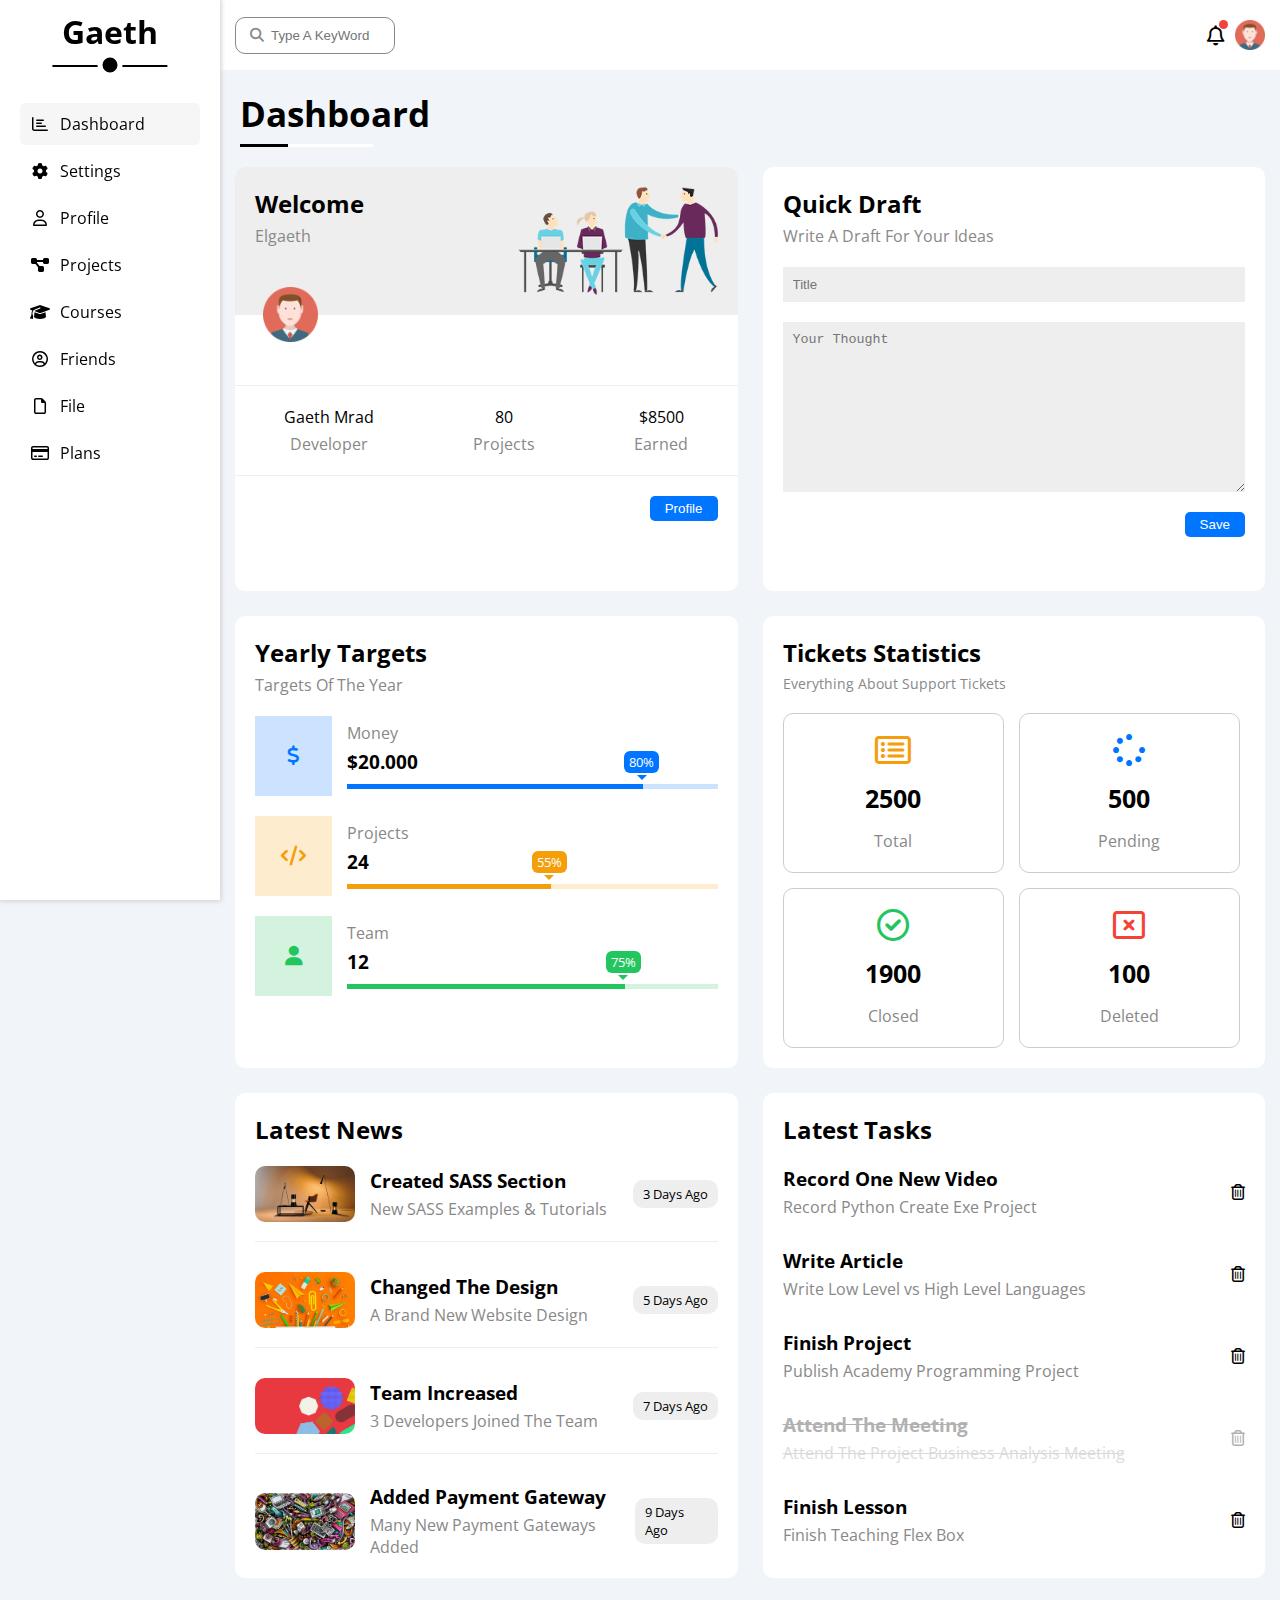
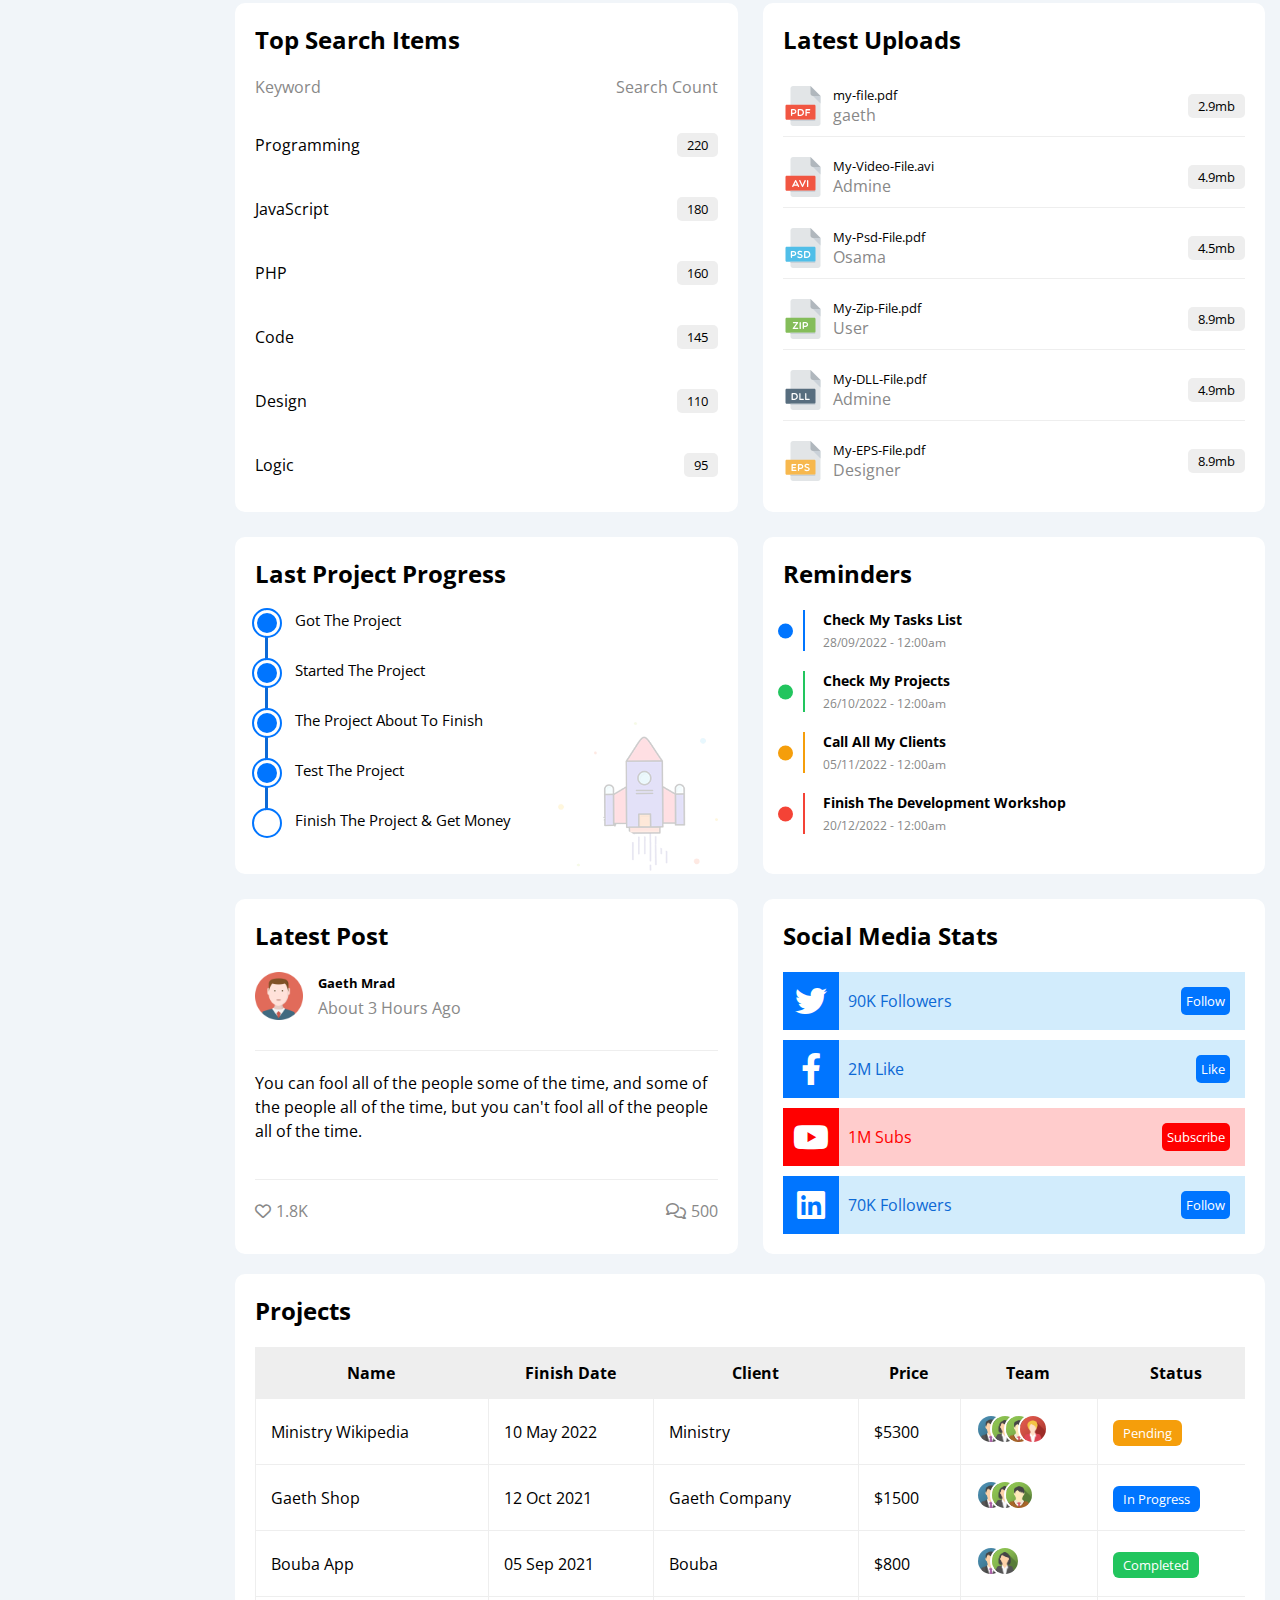
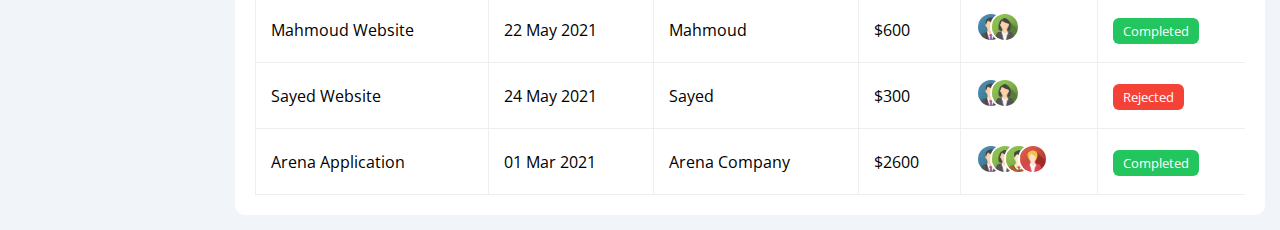
<file: index.html>
<!DOCTYPE html>
<html lang="en">

<head>
    <!-- Rulse Meta -->
    <meta charset="UTF-8">
    <meta http-equiv="X-UA-Compatible" content="IE=edge">
    <meta name="viewport" content="width=device-width, initial-scale=1.0">
    <!-- File Css With Font Awesome -->
    <link rel="stylesheet" href="CSS/all.min.css">
    <!-- Gluble Rulse File Css (Custom Reset) -->
    <link rel="stylesheet" href="CSS/rulse.css">
    <!-- File Css FrameWork (Custom FrameWork) -->
    <link rel="stylesheet" href="CSS/framework.css">
    <!-- Main File Css -->
    <link rel="stylesheet" href="CSS/main.css">
    <!-- Font Family With Google Fonts -->
    <link href="https://fonts.googleapis.com/css2?family=Open+Sans:wght@300;500&display=swap" rel="stylesheet" />
    <title>Dashboard</title>
</head>

<body>
    <!-- Start Main-SideBar -->
    <aside class="main-aside p-t10">
        <h1>gaeth</h1>
        <ul class="links p20">
            <li class="active"><a href="">
                    <i class="fa-regular fa-chart-bar fa-fw"></i>
                    <span>Dashboard</span>
                </a></li>
            <li><a href="settings.html">
                    <i class="fa-solid fa-gear fa-fw"></i>
                    <span>Settings</span>
                </a></li>
            <li><a href="profile.html">
                    <i class="fa-regular fa-user fa-fw"></i>
                    <span>Profile</span>
                </a></li>
            <li><a href="projects.html">
                    <i class="fa-solid fa-diagram-project fa-fw"></i>
                    <span>Projects</span>
                </a></li>
            <li><a href="courses.html">
                    <i class="fa-solid fa-graduation-cap fa-fw"></i>
                    <span>Courses</span>
                </a></li>
            <li><a href="friends.html">
                    <i class="fa-regular fa-circle-user fa-fw"></i>
                    <span>Friends</span>
                </a></li>
            <li><a href="file.html">
                    <i class="fa-regular fa-file fa-fw"></i>
                    <span>File</span>
                </a></li>
            <li><a href="plans.html">
                    <i class="fa-regular fa-credit-card fa-fw"></i>
                    <span>Plans</span>
                </a></li>
        </ul>
    </aside>
    <!-- End Main-SideBar -->
    <!-- Start Main-Section -->
    <div class="content">
        <!-- Start Header -->
        <header class="p-l15 p-r15">
            <form action="">
                <input class="p10" type="search" name="" id="" placeholder="Type A KeyWord">
            </form>
            <div class="right">
                <i class="fa-regular fa-bell fa-lg"></i>
                <img src="images/Dashboard/avatar.png" alt="">
            </div>
        </header>
        <!-- End Header -->
        <!-- Start Dashboard-Section -->
        <section class="dashboard-section p-b15 p-l15 p-r15">
            <h1 class="main-heading">dashboard</h1>
            <div class="main">
                <!-- Start Welcome -->
                <div class="welcome">
                    <div class="up">
                        <div class="info">
                            <h2>Welcome</h3>
                                <span>Elgaeth</span>
                        </div>
                        <img src="images/Dashboard/welcome.png" alt="">
                    </div>
                    <div class="down">
                        <img src="images/Dashboard/avatar.png" alt="">
                        <div class="info">
                            <div>
                                <h4>Gaeth Mrad</h4>
                                <span>Developer</span>
                            </div>
                            <div>
                                <h4>80</h4>
                                <span>Projects</span>
                            </div>
                            <div>
                                <h4>$8500 </h4>
                                <span>Earned</span>
                            </div>
                        </div>
                        <button class="p10">Profile</button>
                    </div>
                </div>
                <!-- End Welcome -->
                <!-- Start Draft -->
                <div class="draft">
                    <div class="info">
                        <h2>Quick Draft</h2>
                        <p>Write A Draft For Your Ideas</p>
                    </div>
                    <form action="">
                        <input type="text" name="" id="" placeholder="Title">
                        <textarea name="" id="" cols="30" rows="10" placeholder="Your Thought"></textarea>
                        <button>Save</button>
                    </form>
                </div>
                <!-- End Draft -->
                <!-- Start Targets -->
                <div class="targets">
                    <div class="info">
                        <h2>Yearly Targets</h2>
                        <p>Targets Of The Year</p>
                    </div>
                    <div class="target">
                        <div>
                            <div class="icon"><i class="fa-solid fa-dollar-sign fa-lg c-blue"></i></div>
                            <div class="deatels">
                                <span>Money</span>
                                <h3>$20.000</h3>
                                <div>
                                    <div></div>
                                </div>
                            </div>
                        </div>
                        <div>
                            <div class="icon"><i class="fa-solid fa-code fa-lg c-orange"></i></div>
                            <div class="deatels">
                                <span>Projects</span>
                                <h3>24</h3>
                                <div>
                                    <div></div>
                                </div>
                            </div>
                        </div>
                        <div>
                            <div class="icon"><i class="fa-solid fa-user fa-lg c-green"></i></div>
                            <div class="deatels">
                                <span>Team</span>
                                <h3>12</h3>
                                <div>
                                    <div></div>
                                </div>
                            </div>
                        </div>
                    </div>
                </div>
                <!-- End Targets -->
                <!-- Start Tickets -->
                <div class="tickets">
                    <div class="info">
                        <h2>Tickets Statistics</h2>
                        <p>Everything About Support Tickets</p>
                    </div>
                    <div class="box">
                        <div>
                            <i class="fa-regular fa-rectangle-list fa-2x mb-10 c-orange"></i>
                            <span>2500</span>
                            <p>Total</p>
                        </div>
                        <div>
                            <i class="fa-solid fa-spinner fa-2x mb-10 c-blue"></i>
                            <span>500</span>
                            <p>Pending </p>
                        </div>
                        <div>
                            <i class="fa-regular fa-circle-check fa-2x mb-10 c-green"></i>
                            <span>1900</span>
                            <p>Closed </p>
                        </div>
                        <div>
                            <i class="fa-regular fa-rectangle-xmark fa-2x mb-10 c-red"></i>
                            <span>100</span>
                            <p>Deleted</p>
                        </div>
                    </div>
                </div>
                <!-- End Tickets -->
                <!-- Start News -->
                <div class="news">
                    <h2>Latest News</h2>
                    <div class="box">
                        <div>
                            <div class="left">
                                <img src="images/Dashboard/news-01.png" alt="">
                                <div class="info">
                                    <h3>Created SASS Section</h3>
                                    <p>New SASS Examples & Tutorials</p>
                                </div>
                            </div>
                            <p class="right">3 Days Ago</p>
                        </div>
                        <div>
                            <div class="left">
                                <img src="images/Dashboard/news-02.png" alt="">
                                <div class="info">
                                    <h3>Changed The Design</h3>
                                    <p>A Brand New Website Design</p>
                                </div>
                            </div>
                            <p class="right">5 Days Ago</p>
                        </div>
                        <div>
                            <div class="left">
                                <img src="images/Dashboard/news-03.png" alt="">
                                <div class="info">
                                    <h3>Team Increased</h3>
                                    <p>3 Developers Joined The Team</p>
                                </div>
                            </div>
                            <p class="right">7 Days Ago</p>
                        </div>
                        <div>
                            <div class="left">
                                <img src="images/Dashboard/news-04.png" alt="">
                                <div class="info">
                                    <h3>Added Payment Gateway</h3>
                                    <p>Many New Payment Gateways Added</p>
                                </div>
                            </div>
                            <p class="right">9 Days Ago</p>
                        </div>
                    </div>
                </div>
                <!-- End News -->
                <!-- Start Tasks -->
                <div class="tasks">
                    <h2>Latest Tasks</h2>
                    <div class="box">
                        <div class="tasks-box">
                            <div class="info">
                                <h3>Record One New Video</h3>
                                <p>Record Python Create Exe Project</p>
                            </div>
                            <i class="fa-regular fa-trash-can delete"></i>
                        </div>
                        <div class="tasks-box">
                            <div class="info">
                                <h3>Write Article</h3>
                                <p>Write Low Level vs High Level Languages</p>
                            </div>
                            <i class="fa-regular fa-trash-can delete"></i>
                        </div>
                        <div class="tasks-box">
                            <div class="info">
                                <h3>Finish Project</h3>
                                <p>Publish Academy Programming Project</p>
                            </div>
                            <i class="fa-regular fa-trash-can delete"></i>
                        </div>
                        <div class="tasks-box">
                            <div class="info">
                                <h3><del>Attend The Meeting</del></h3>
                                <p><del>Attend The Project Business Analysis Meeting</del></p>
                            </div>
                            <i class="fa-regular fa-trash-can delete"></i>
                        </div>
                        <div class="tasks-box">
                            <div class="info">
                                <h3>Finish Lesson</h3>
                                <p>Finish Teaching Flex Box</p>
                            </div>
                            <i class="fa-regular fa-trash-can delete"></i>
                        </div>
                    </div>
                </div>
                <!-- End Tasks -->
                <!-- Start Items -->
                <div class="items">
                    <h2>Top Search Items</h2>
                    <div class="info">
                        <span>Keyword</span>
                        <span>Search Count</span>
                    </div>
                    <div class="item">
                        <div>
                            <span>Programming</span>
                            <p>220</p>
                        </div>
                        <div>
                            <span>JavaScript</span>
                            <p>180</p>
                        </div>
                        <div>
                            <span>PHP</span>
                            <p>160</p>
                        </div>
                        <div>
                            <span>Code</span>
                            <p>145</p>
                        </div>
                        <div>
                            <span>Design</span>
                            <p>110</p>
                        </div>
                        <div>
                            <span>Logic</span>
                            <p>95</p>
                        </div>
                    </div>
                </div>
                <!-- End Items -->
                <!-- Start Uploads -->
                <div class="uploads">
                    <h2>Latest Uploads</h2>
                    <div class="upload">
                        <div>
                            <div class="left">
                                <img src="images/Dashboard/pdf.svg" alt="">
                                <div class="info">
                                    <h5>my-file.pdf</h4>
                                        <span>gaeth</span>
                                </div>
                            </div>
                            <p>2.9mb</p>
                        </div>
                        <div>
                            <div class="left">
                                <img src="images/Dashboard/avi.svg" alt="">
                                <div class="info">
                                    <h5>My-Video-File.avi</h5>
                                    <span>Admine</span>
                                </div>
                            </div>
                            <p>4.9mb</p>
                        </div>
                        <div>
                            <div class="left">
                                <img src="images/Dashboard/psd.svg" alt="">
                                <div class="info">
                                    <h5>My-Psd-File.pdf</h4>
                                        <span>Osama</span>
                                </div>
                            </div>
                            <p>4.5mb</p>
                        </div>
                        <div>
                            <div class="left">
                                <img src="images/Dashboard/zip.svg" alt="">
                                <div class="info">
                                    <h5>My-Zip-File.pdf</h4>
                                        <span>User</span>
                                </div>
                            </div>
                            <p>8.9mb</p>
                        </div>
                        <div>
                            <div class="left">
                                <img src="images/Dashboard/dll.svg" alt="">
                                <div class="info">
                                    <h5>My-DLL-File.pdf</h5>
                                    <span>Admine</span>
                                </div>
                            </div>
                            <p>4.9mb</p>
                        </div>
                        <div>
                            <div class="left">
                                <img src="images/Dashboard/eps.svg" alt="">
                                <div class="info">
                                    <h5>My-EPS-File.pdf</h4>
                                        <span>Designer</span>
                                </div>
                            </div>
                            <p>8.9mb</p>
                        </div>
                    </div>
                </div>
                <!-- End Uploads -->
                <!-- Start Progress -->
                <div class="progress">
                    <h2>Last Project Progress</h2>
                    <img src="images/Dashboard/project.png" alt="">
                    <div class="project">
                        <ul>
                            <li>Got The Project</li>
                            <li>Started The Project</>
                            <li>The Project About To Finish</li>
                            <li>Test The Project</li>
                            <li>Finish The Project & Get Money</>
                        </ul>
                    </div>
                </div>
                <!-- End Progress -->
                <!-- Start Reminders -->
                <div class="reminders">
                    <h2>Reminders</h2>
                    <div class="option">
                        <ul>
                            <li>
                                <h4>Check My Tasks List</h4>
                                <p>28/09/2022 - 12:00am</p>
                            </li>
                            <li>
                                <h4>Check My Projects</h4>
                                <p>26/10/2022 - 12:00am</p>
                            </li>
                            <li>
                                <h4>Call All My Clients</h4>
                                <p>05/11/2022 - 12:00am</p>
                            </li>
                            <li>
                                <h4>Finish The Development Workshop</h4>
                                <p>20/12/2022 - 12:00am</p>
                            </li>
                        </ul>
                    </div>
                </div>
                <!-- End Reminders -->
                <!-- Start Post -->
                <div class="post">
                    <h2>Latest Post</h2>
                    <div class="up">
                        <img src="images/Dashboard/avatar.png" alt="">
                        <div class="text">
                            <h5>Gaeth Mrad</h5>
                            <p>About 3 Hours Ago</p>
                        </div>
                    </div>
                    <div class="mide">
                        You can fool all of the people some of the time, and some of the people all of the time, but
                        you can't fool all of the people all of the time.
                    </div>
                    <div class="down">
                        <div class="left">
                            <i class="fa-regular fa-heart"></i>
                            <p>1.8K</p>
                        </div>
                        <div class="right">
                            <i class="fa-regular fa-comments"></i>
                            <p>500</p>
                        </div>
                    </div>
                </div>
                <!-- End Post -->
                <!-- Start Social-Media -->
                <div class="social-media">
                    <h2>Social Media Stats</h2>
                    <div class="media">
                        <div>
                            <div class="left">
                                <i class="fa-brands fa-twitter fa-2x c-white h-full center-flex"></i>
                                <p>90K Followers</p>
                            </div>
                            <a href="">Follow</a>
                        </div>
                        <div>
                            <div class="left">
                                <i class="fa-brands fa-facebook-f fa-2x c-white h-full center-flex"></i>
                                <p>2M Like</p>
                            </div>
                            <a href="">Like</a>
                        </div>
                        <div>
                            <div class="left">
                                <i class="fa-brands fa-youtube fa-2x c-white h-full center-flex"></i>
                                <p>1M Subs</p>
                            </div>
                            <a href="">Subscribe</a>
                        </div>
                        <div>
                            <div class="left">
                                <i class="fa-brands fa-linkedin fa-2x c-white h-full center-flex"></i>
                                <p>70K Followers</p>
                            </div>
                            <a href="">Follow</a>
                        </div>
                    </div>
                </div>
                <!-- End Social-Media -->
            </div>
            <!-- Start Projects -->
            <div class="projects">
                <h2>Projects</h2>
                <div class="table">
                    <table>
                        <thead>
                            <tr>
                                <th>Name</th>
                                <th>Finish Date</th>
                                <th>Client</th>
                                <th>Price</th>
                                <th>Team</th>
                                <th>Status</th>
                            </tr>
                        </thead>
                        <tbody>
                            <tr>
                                <td>Ministry Wikipedia</td>
                                <td>10 May 2022</td>
                                <td>Ministry</td>
                                <td>$5300</td>
                                <td>
                                    <img src="images/Dashboard/team-01.png" alt="">
                                    <img src="images//Dashboard/team-02.png" alt="">
                                    <img src="images/Dashboard/team-03.png" alt="">
                                    <img src="images/Dashboard/team-05.png" alt="">
                                </td>
                                <td><span>Pending</span></td>
                            </tr>
                            <tr>
                                <td>Gaeth Shop</td>
                                <td>12 Oct 2021</td>
                                <td>Gaeth Company</td>
                                <td>$1500</td>
                                <td>
                                    <img src="images/Dashboard/team-01.png" alt="">
                                    <img src="images//Dashboard/team-02.png" alt="">
                                    <img src="images/Dashboard/team-03.png" alt="">
                                </td>
                                <td><span>In Progress</span></td>
                            </tr>
                            <tr>
                                <td>Bouba App</td>
                                <td>05 Sep 2021</td>
                                <td>Bouba</td>
                                <td>$800</td>
                                <td>
                                    <img src="images/Dashboard/team-01.png" alt="">
                                    <img src="images//Dashboard/team-02.png" alt="">
                                </td>
                                <td><span>Completed</span></td>
                            </tr>
                            <tr>
                                <td>Mahmoud Website</td>
                                <td>22 May 2021</td>
                                <td>Mahmoud</td>
                                <td>$600</td>
                                <td>
                                    <img src="images/Dashboard/team-01.png" alt="">
                                    <img src="images//Dashboard/team-02.png" alt="">
                                </td>
                                <td><span>Completed</span></td>
                            </tr>
                            <tr>
                                <td>Sayed Website</td>
                                <td>24 May 2021</td>
                                <td>Sayed</td>
                                <td>$300</td>
                                <td>
                                    <img src="images/Dashboard/team-01.png" alt="">
                                    <img src="images//Dashboard/team-02.png" alt="">
                                </td>
                                <td><span>Rejected</span></td>
                            </tr>
                            <tr>
                                <td>Arena Application</td>
                                <td>01 Mar 2021</td>
                                <td>Arena Company</td>
                                <td>$2600</td>
                                <td>
                                    <img src="images/Dashboard/team-01.png" alt="">
                                    <img src="images//Dashboard/team-02.png" alt="">
                                    <img src="images/Dashboard/team-03.png" alt="">
                                    <img src="images/Dashboard/team-05.png" alt="">
                                </td>
                                <td><span>Completed</span></td>
                            </tr>
                        </tbody>
                    </table>
                </div>
            </div>
            <!-- End Projects -->
        </section>
        <!-- End Dashboard-Section -->
    </div>
    <!-- End Main-Section -->
</body>

</html>
</file>
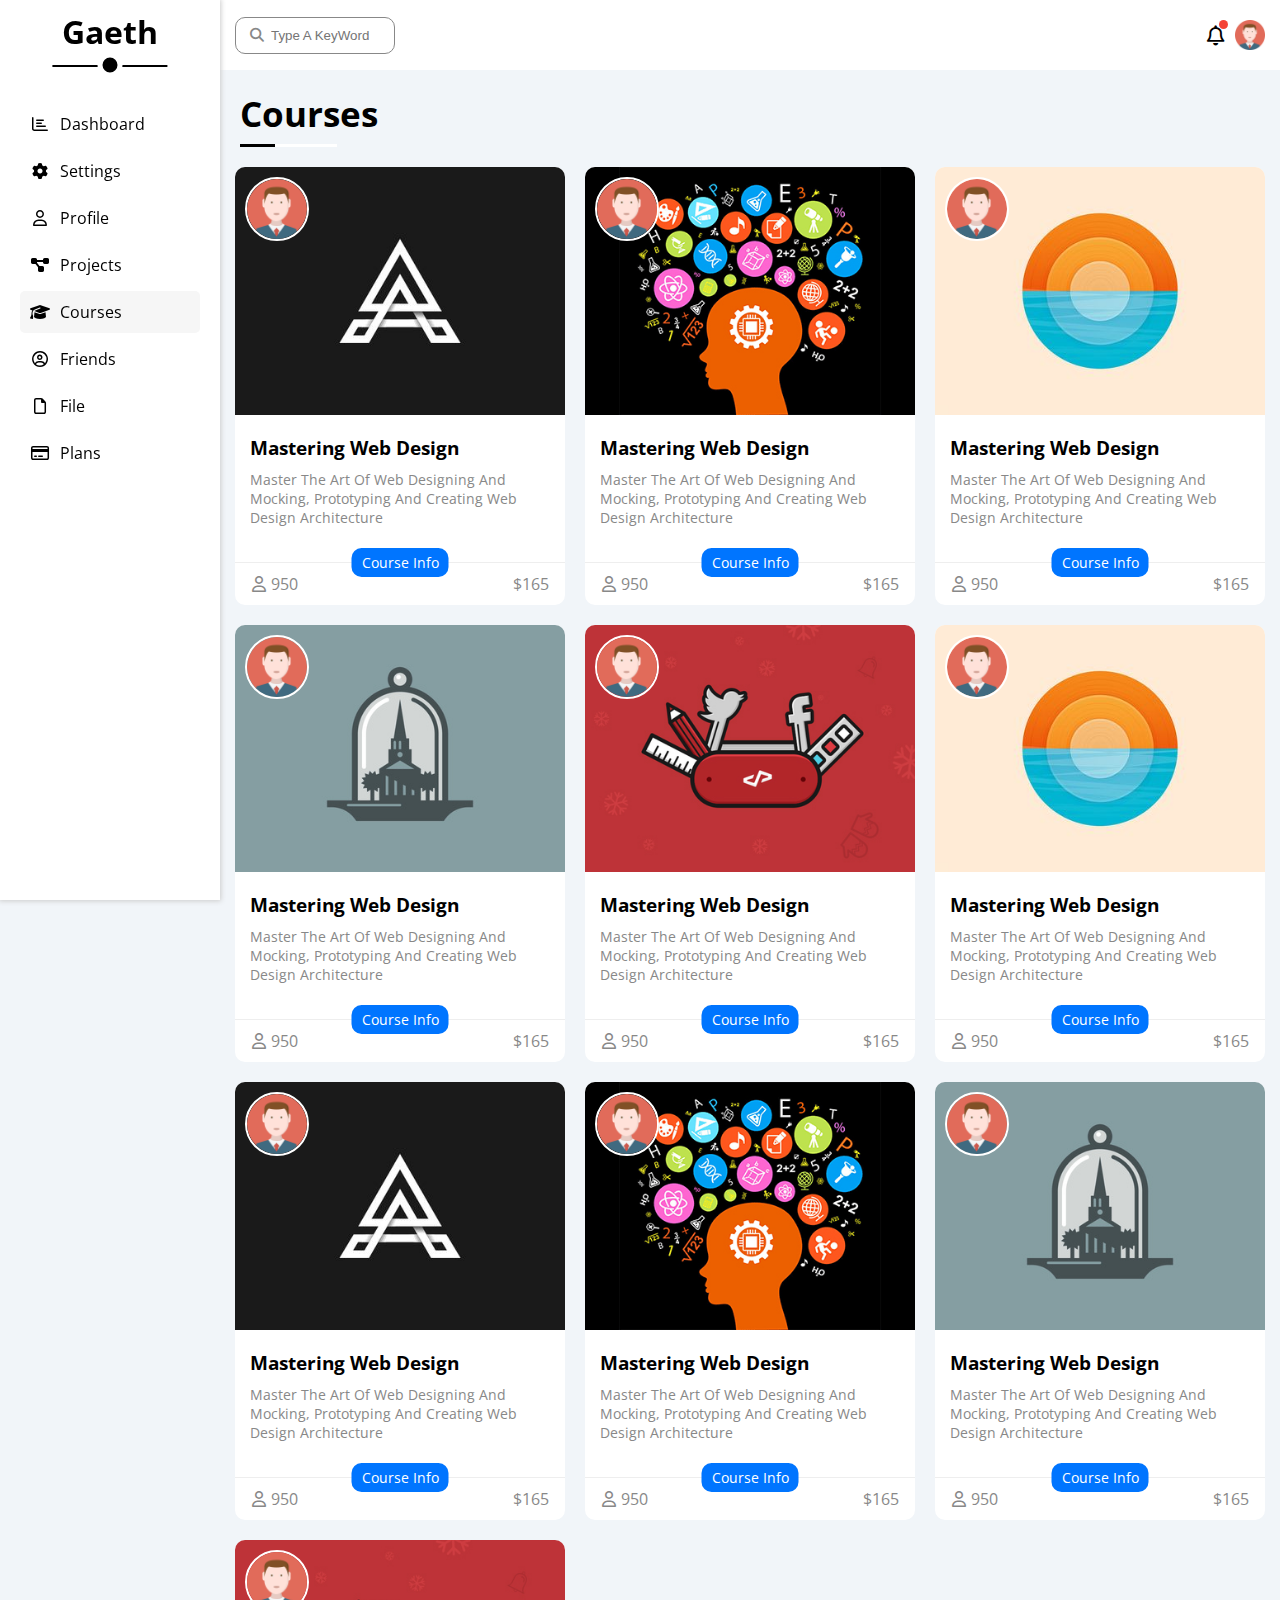
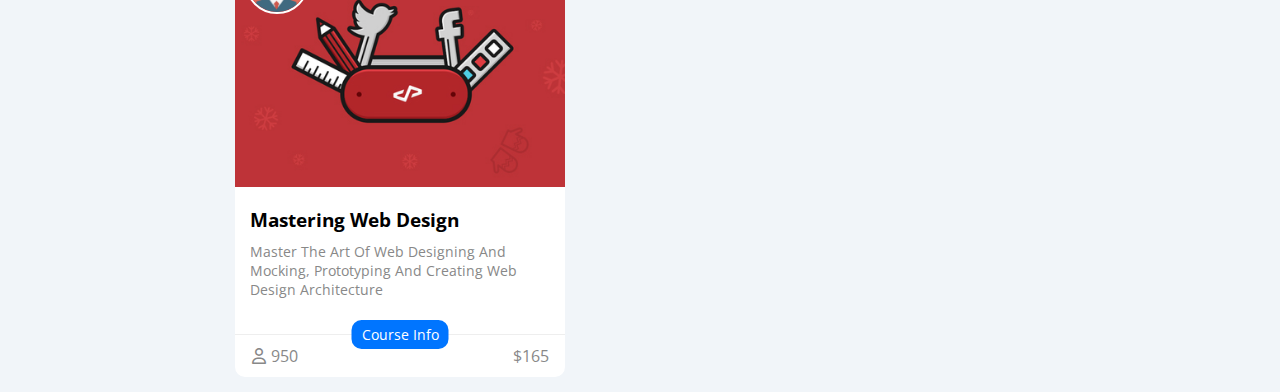
<file: courses.html>
<!DOCTYPE html>
<html lang="en">

<head>
    <!-- Rulse Meta -->
    <meta charset="UTF-8">
    <meta http-equiv="X-UA-Compatible" content="IE=edge">
    <meta name="viewport" content="width=device-width, initial-scale=1.0">
    <!-- File Css With Font Awesome -->
    <link rel="stylesheet" href="CSS/all.min.css">
    <!-- Gluble Rulse File Css (Custom Reset) -->
    <link rel="stylesheet" href="CSS/rulse.css">
    <!-- File Css FrameWork (Custom FrameWork) -->
    <link rel="stylesheet" href="CSS/framework.css">
    <!-- Main File Css -->
    <link rel="stylesheet" href="CSS/main.css">
    <!-- Font Family With Google Fonts -->
    <link href="https://fonts.googleapis.com/css2?family=Open+Sans:wght@300;500&display=swap" rel="stylesheet" />
    <title>Courses</title>
</head>

<body>
    <!-- Start Main-SideBar -->
    <aside class="main-aside p-t10">
        <h1>gaeth</h1>
        <ul class="links p20">
            <li><a href="index.html">
                    <i class="fa-regular fa-chart-bar fa-fw"></i>
                    <span>Dashboard</span>
                </a></li>
            <li><a href="settings.html">
                    <i class="fa-solid fa-gear fa-fw"></i>
                    <span>Settings</span>
                </a></li>
            <li><a href="profile.html">
                    <i class="fa-regular fa-user fa-fw"></i>
                    <span>Profile</span>
                </a></li>
            <li><a href="projects.html">
                    <i class="fa-solid fa-diagram-project fa-fw"></i>
                    <span>Projects</span>
                </a></li>
            <li class="active"><a href="courses.html">
                    <i class="fa-solid fa-graduation-cap fa-fw"></i>
                    <span>Courses</span>
                </a></li>
            <li><a href="friends.html">
                    <i class="fa-regular fa-circle-user fa-fw"></i>
                    <span>Friends</span>
                </a></li>
            <li><a href="file.html">
                    <i class="fa-regular fa-file fa-fw"></i>
                    <span>File</span>
                </a></li>
            <li><a href="plans.html">
                    <i class="fa-regular fa-credit-card fa-fw"></i>
                    <span>Plans</span>
                </a></li>
        </ul>
    </aside>
    <!-- End Main-SideBar -->
    <!-- Start Main-Section -->
    <div class="content">
        <!-- Start Header -->
        <header class="p-l15 p-r15">
            <form action="">
                <input class="p10" type="search" name="" id="" placeholder="Type A KeyWord">
            </form>
            <div class="right">
                <i class="fa-regular fa-bell fa-lg"></i>
                <img src="images/Dashboard/avatar.png" alt="">
            </div>
        </header>
        <!-- End Header -->
        <!-- Start Courses-Section -->
        <section class="courses-section p-b15 p-l15 p-r15">
            <h1 class="main-heading">Courses</h1>
            <div class="main">
                <div class="box">
                    <div class="image">
                        <img src="images/Courses/course-01.jpg" alt="">
                        <img src="images/Dashboard/avatar.png" alt="">
                    </div>
                    <div class="up-heading">
                        <h3>Mastering Web Design</h3>
                        <p>Master The Art Of Web Designing And Mocking, Prototyping And Creating Web Design Architecture
                        </p>
                        <span>Course Info</span>
                    </div>
                    <div class="down">
                        <p><i class="fa-regular fa-user"></i>950</p>
                        <p>$165</p>
                    </div>
                </div>
                <div class="box">
                    <div class="image">
                        <img src="images/Courses/course-02.jpg" alt="">
                        <img src="images/Dashboard/avatar.png" alt="">
                    </div>
                    <div class="up-heading">
                        <h3>Mastering Web Design</h3>
                        <p>Master The Art Of Web Designing And Mocking, Prototyping And Creating Web Design Architecture
                        </p>
                        <span>Course Info</span>
                    </div>
                    <div class="down">
                        <p><i class="fa-regular fa-user"></i>950</p>
                        <p>$165</p>
                    </div>
                </div>
                <div class="box">
                    <div class="image">
                        <img src="images/Courses/course-03.jpg" alt="">
                        <img src="images/Dashboard/avatar.png" alt="">
                    </div>
                    <div class="up-heading">
                        <h3>Mastering Web Design</h3>
                        <p>Master The Art Of Web Designing And Mocking, Prototyping And Creating Web Design Architecture
                        </p>
                        <span>Course Info</span>
                    </div>
                    <div class="down">
                        <p><i class="fa-regular fa-user"></i>950</p>
                        <p>$165</p>
                    </div>
                </div>
                <div class="box">
                    <div class="image">
                        <img src="images/Courses/course-04.jpg" alt="">
                        <img src="images/Dashboard/avatar.png" alt="">
                    </div>
                    <div class="up-heading">
                        <h3>Mastering Web Design</h3>
                        <p>Master The Art Of Web Designing And Mocking, Prototyping And Creating Web Design Architecture
                        </p>
                        <span>Course Info</span>
                    </div>
                    <div class="down">
                        <p><i class="fa-regular fa-user"></i>950</p>
                        <p>$165</p>
                    </div>
                </div>
                <div class="box">
                    <div class="image">
                        <img src="images/Courses/course-05.jpg" alt="">
                        <img src="images/Dashboard/avatar.png" alt="">
                    </div>
                    <div class="up-heading">
                        <h3>Mastering Web Design</h3>
                        <p>Master The Art Of Web Designing And Mocking, Prototyping And Creating Web Design Architecture
                        </p>
                        <span>Course Info</span>
                    </div>
                    <div class="down">
                        <p><i class="fa-regular fa-user"></i>950</p>
                        <p>$165</p>
                    </div>
                </div>
                <div class="box">
                    <div class="image">
                        <img src="images/Courses/course-03.jpg" alt="">
                        <img src="images/Dashboard/avatar.png" alt="">
                    </div>
                    <div class="up-heading">
                        <h3>Mastering Web Design</h3>
                        <p>Master The Art Of Web Designing And Mocking, Prototyping And Creating Web Design Architecture
                        </p>
                        <span>Course Info</span>
                    </div>
                    <div class="down">
                        <p><i class="fa-regular fa-user"></i>950</p>
                        <p>$165</p>
                    </div>
                </div>
                <div class="box">
                    <div class="image">
                        <img src="images/Courses/course-01.jpg" alt="">
                        <img src="images/Dashboard/avatar.png" alt="">
                    </div>
                    <div class="up-heading">
                        <h3>Mastering Web Design</h3>
                        <p>Master The Art Of Web Designing And Mocking, Prototyping And Creating Web Design Architecture
                        </p>
                        <span>Course Info</span>
                    </div>
                    <div class="down">
                        <p><i class="fa-regular fa-user"></i>950</p>
                        <p>$165</p>
                    </div>
                </div>
                <div class="box">
                    <div class="image">
                        <img src="images/Courses/course-02.jpg" alt="">
                        <img src="images/Dashboard/avatar.png" alt="">
                    </div>
                    <div class="up-heading">
                        <h3>Mastering Web Design</h3>
                        <p>Master The Art Of Web Designing And Mocking, Prototyping And Creating Web Design Architecture
                        </p>
                        <span>Course Info</span>
                    </div>
                    <div class="down">
                        <p><i class="fa-regular fa-user"></i>950</p>
                        <p>$165</p>
                    </div>
                </div>
                <div class="box">
                    <div class="image">
                        <img src="images/Courses/course-04.jpg" alt="">
                        <img src="images/Dashboard/avatar.png" alt="">
                    </div>
                    <div class="up-heading">
                        <h3>Mastering Web Design</h3>
                        <p>Master The Art Of Web Designing And Mocking, Prototyping And Creating Web Design Architecture
                        </p>
                        <span>Course Info</span>
                    </div>
                    <div class="down">
                        <p><i class="fa-regular fa-user"></i>950</p>
                        <p>$165</p>
                    </div>
                </div>
                <div class="box">
                    <div class="image">
                        <img src="images/Courses/course-05.jpg" alt="">
                        <img src="images/Dashboard/avatar.png" alt="">
                    </div>
                    <div class="up-heading">
                        <h3>Mastering Web Design</h3>
                        <p>Master The Art Of Web Designing And Mocking, Prototyping And Creating Web Design Architecture
                        </p>
                        <span>Course Info</span>
                    </div>
                    <div class="down">
                        <p><i class="fa-regular fa-user"></i>950</p>
                        <p>$165</p>
                    </div>
                </div>
            </div>
        </section>
        <!-- End Courses-Section -->
    </div>
</body>

</html>
</file>
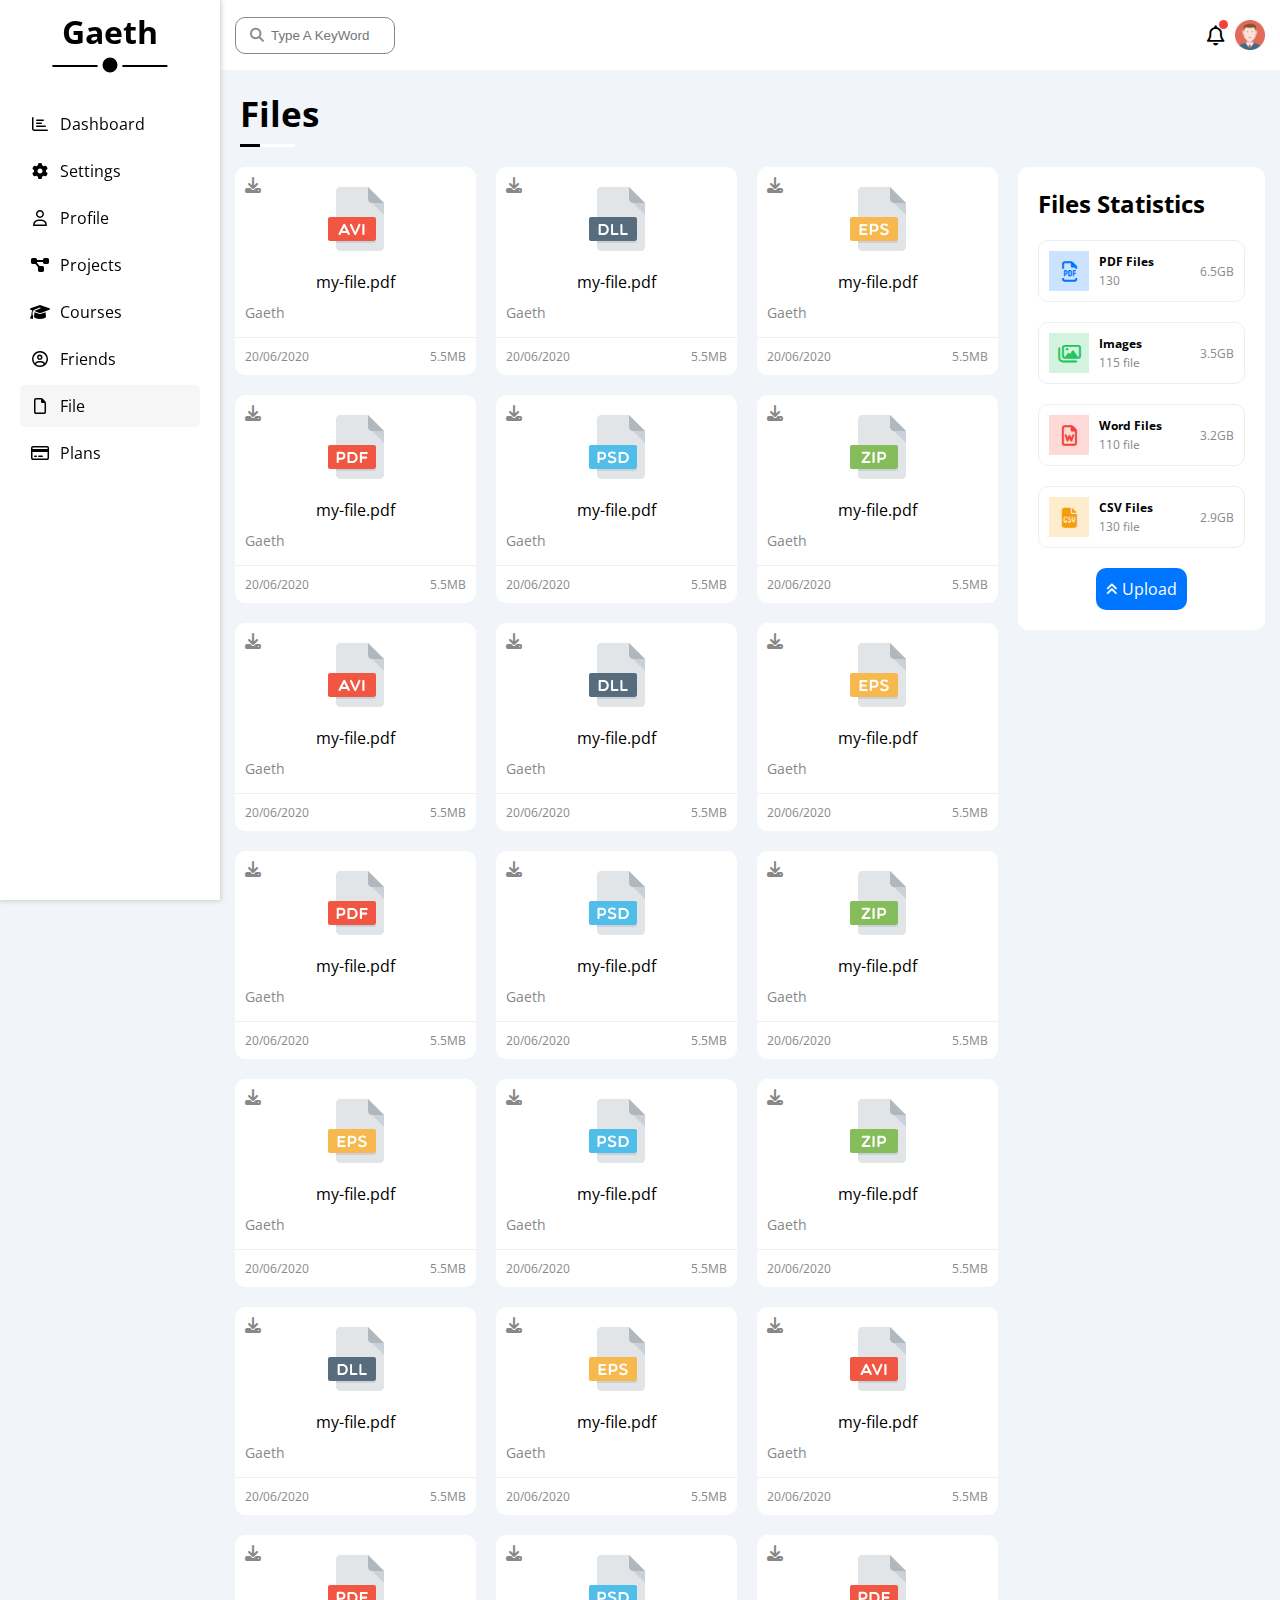
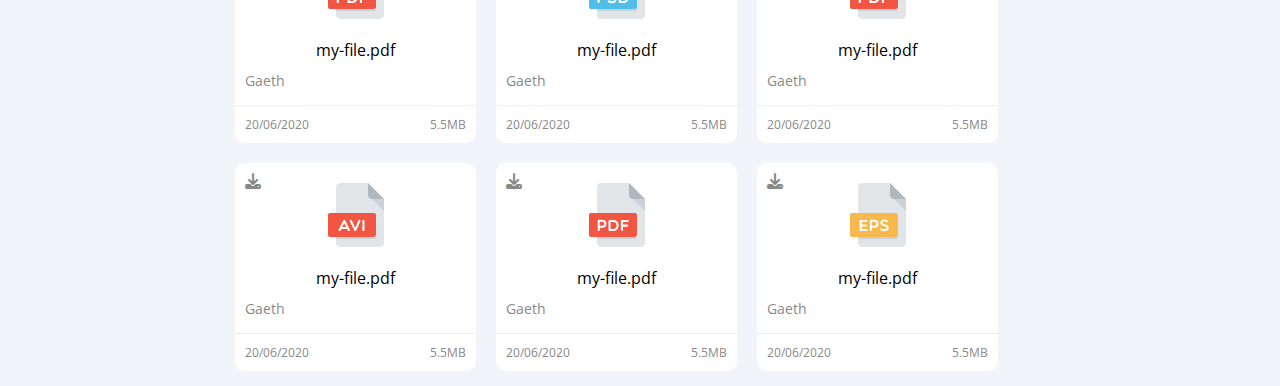
<file: file.html>
<!DOCTYPE html>
<html lang="en">

<head>
    <!-- Rulse Meta -->
    <meta charset="UTF-8">
    <meta http-equiv="X-UA-Compatible" content="IE=edge">
    <meta name="viewport" content="width=device-width, initial-scale=1.0">
    <!-- File Css With Font Awesome -->
    <link rel="stylesheet" href="CSS/all.min.css">
    <!-- Gluble Rulse File Css (Custom Reset) -->
    <link rel="stylesheet" href="CSS/rulse.css">
    <!-- File Css FrameWork (Custom FrameWork) -->
    <link rel="stylesheet" href="CSS/framework.css">
    <!-- Main File Css -->
    <link rel="stylesheet" href="CSS/main.css">
    <!-- Font Family With Google Fonts -->
    <link href="https://fonts.googleapis.com/css2?family=Open+Sans:wght@300;500&display=swap" rel="stylesheet" />
    <title>Files</title>
</head>

<body>
    <!-- Start Main-SideBar -->
    <aside class="main-aside p-t10">
        <h1>gaeth</h1>
        <ul class="links p20">
            <li><a href="index.html">
                    <i class="fa-regular fa-chart-bar fa-fw"></i>
                    <span>Dashboard</span>
                </a></li>
            <li><a href="settings.html">
                    <i class="fa-solid fa-gear fa-fw"></i>
                    <span>Settings</span>
                </a></li>
            <li><a href="profile.html">
                    <i class="fa-regular fa-user fa-fw"></i>
                    <span>Profile</span>
                </a></li>
            <li><a href="projects.html">
                    <i class="fa-solid fa-diagram-project fa-fw"></i>
                    <span>Projects</span>
                </a></li>
            <li><a href="courses.html">
                    <i class="fa-solid fa-graduation-cap fa-fw"></i>
                    <span>Courses</span>
                </a></li>
            <li><a href="friends.html">
                    <i class="fa-regular fa-circle-user fa-fw"></i>
                    <span>Friends</span>
                </a></li>
            <li class="active"><a href="file.html">
                    <i class="fa-regular fa-file fa-fw"></i>
                    <span>File</span>
                </a></li>
            <li><a href="plans.html">
                    <i class="fa-regular fa-credit-card fa-fw"></i>
                    <span>Plans</span>
                </a></li>
        </ul>
    </aside>
    <!-- End Main-SideBar -->
    <!-- Start Main-Section -->
    <div class="content">
        <!-- Start Header -->
        <header class="p-l15 p-r15">
            <form action="">
                <input class="p10" type="search" name="" id="" placeholder="Type A KeyWord">
            </form>
            <div class="right">
                <i class="fa-regular fa-bell fa-lg"></i>
                <img src="images/Dashboard/avatar.png" alt="">
            </div>
        </header>
        <!-- End Header -->
        <!-- Start Files-Section -->
        <section class="files-section p-b15 p-l15 p-r15">
            <h1 class="main-heading">Files</h1>
            <div class="main">
                <div class="files">
                    <div class="file">
                        <div class="up">
                            <i class="fa-solid fa-download c-grey p-absolute icon"></i>
                            <img src="images/Dashboard/avi.svg" alt="">
                            <p>my-file.pdf</p>
                        </div>
                        <span>Gaeth</span>
                        <div class="down">
                            <p>20/06/2020</p>
                            <p>5.5MB</p>
                        </div>
                    </div>
                    <div class="file">
                        <div class="up">
                            <i class="fa-solid fa-download c-grey p-absolute icon"></i>
                            <img src="images/Dashboard/dll.svg" alt="">
                            <p>my-file.pdf</p>
                        </div>
                        <span>Gaeth</span>
                        <div class="down">
                            <p>20/06/2020</p>
                            <p>5.5MB</p>
                        </div>
                    </div>
                    <div class="file">
                        <div class="up">
                            <i class="fa-solid fa-download c-grey p-absolute icon"></i>
                            <img src="images/Dashboard/eps.svg" alt="">
                            <p>my-file.pdf</p>
                        </div>
                        <span>Gaeth</span>
                        <div class="down">
                            <p>20/06/2020</p>
                            <p>5.5MB</p>
                        </div>
                    </div>
                    <div class="file">
                        <div class="up">
                            <i class="fa-solid fa-download c-grey p-absolute icon"></i>
                            <img src="images/Dashboard/pdf.svg" alt="">
                            <p>my-file.pdf</p>
                        </div>
                        <span>Gaeth</span>
                        <div class="down">
                            <p>20/06/2020</p>
                            <p>5.5MB</p>
                        </div>
                    </div>
                    <div class="file">
                        <div class="up">
                            <i class="fa-solid fa-download c-grey p-absolute icon"></i>
                            <img src="images/Dashboard/psd.svg" alt="">
                            <p>my-file.pdf</p>
                        </div>
                        <span>Gaeth</span>
                        <div class="down">
                            <p>20/06/2020</p>
                            <p>5.5MB</p>
                        </div>
                    </div>
                    <div class="file">
                        <div class="up">
                            <i class="fa-solid fa-download c-grey p-absolute icon"></i>
                            <img src="images/Dashboard/zip.svg" alt="">
                            <p>my-file.pdf</p>
                        </div>
                        <span>Gaeth</span>
                        <div class="down">
                            <p>20/06/2020</p>
                            <p>5.5MB</p>
                        </div>
                    </div>
                    <div class="file">
                        <div class="up">
                            <i class="fa-solid fa-download c-grey p-absolute icon"></i>
                            <img src="images/Dashboard/avi.svg" alt="">
                            <p>my-file.pdf</p>
                        </div>
                        <span>Gaeth</span>
                        <div class="down">
                            <p>20/06/2020</p>
                            <p>5.5MB</p>
                        </div>
                    </div>
                    <div class="file">
                        <div class="up">
                            <i class="fa-solid fa-download c-grey p-absolute icon"></i>
                            <img src="images/Dashboard/dll.svg" alt="">
                            <p>my-file.pdf</p>
                        </div>
                        <span>Gaeth</span>
                        <div class="down">
                            <p>20/06/2020</p>
                            <p>5.5MB</p>
                        </div>
                    </div>
                    <div class="file">
                        <div class="up">
                            <i class="fa-solid fa-download c-grey p-absolute icon"></i>
                            <img src="images/Dashboard/eps.svg" alt="">
                            <p>my-file.pdf</p>
                        </div>
                        <span>Gaeth</span>
                        <div class="down">
                            <p>20/06/2020</p>
                            <p>5.5MB</p>
                        </div>
                    </div>
                    <div class="file">
                        <div class="up">
                            <i class="fa-solid fa-download c-grey p-absolute icon"></i>
                            <img src="images/Dashboard/pdf.svg" alt="">
                            <p>my-file.pdf</p>
                        </div>
                        <span>Gaeth</span>
                        <div class="down">
                            <p>20/06/2020</p>
                            <p>5.5MB</p>
                        </div>
                    </div>
                    <div class="file">
                        <div class="up">
                            <i class="fa-solid fa-download c-grey p-absolute icon"></i>
                            <img src="images/Dashboard/psd.svg" alt="">
                            <p>my-file.pdf</p>
                        </div>
                        <span>Gaeth</span>
                        <div class="down">
                            <p>20/06/2020</p>
                            <p>5.5MB</p>
                        </div>
                    </div>
                    <div class="file">
                        <div class="up">
                            <i class="fa-solid fa-download c-grey p-absolute icon"></i>
                            <img src="images/Dashboard/zip.svg" alt="">
                            <p>my-file.pdf</p>
                        </div>
                        <span>Gaeth</span>
                        <div class="down">
                            <p>20/06/2020</p>
                            <p>5.5MB</p>
                        </div>
                    </div>
                    <div class="file">
                        <div class="up">
                            <i class="fa-solid fa-download c-grey p-absolute icon"></i>
                            <img src="images/Dashboard/eps.svg" alt="">
                            <p>my-file.pdf</p>
                        </div>
                        <span>Gaeth</span>
                        <div class="down">
                            <p>20/06/2020</p>
                            <p>5.5MB</p>
                        </div>
                    </div>
                    <div class="file">
                        <div class="up">
                            <i class="fa-solid fa-download c-grey p-absolute icon"></i>
                            <img src="images/Dashboard/psd.svg" alt="">
                            <p>my-file.pdf</p>
                        </div>
                        <span>Gaeth</span>
                        <div class="down">
                            <p>20/06/2020</p>
                            <p>5.5MB</p>
                        </div>
                    </div>
                    <div class="file">
                        <div class="up">
                            <i class="fa-solid fa-download c-grey p-absolute icon"></i>
                            <img src="images/Dashboard/zip.svg" alt="">
                            <p>my-file.pdf</p>
                        </div>
                        <span>Gaeth</span>
                        <div class="down">
                            <p>20/06/2020</p>
                            <p>5.5MB</p>
                        </div>
                    </div>
                    <div class="file">
                        <div class="up">
                            <i class="fa-solid fa-download c-grey p-absolute icon"></i>
                            <img src="images/Dashboard/dll.svg" alt="">
                            <p>my-file.pdf</p>
                        </div>
                        <span>Gaeth</span>
                        <div class="down">
                            <p>20/06/2020</p>
                            <p>5.5MB</p>
                        </div>
                    </div>
                    <div class="file">
                        <div class="up">
                            <i class="fa-solid fa-download c-grey p-absolute icon"></i>
                            <img src="images/Dashboard/eps.svg" alt="">
                            <p>my-file.pdf</p>
                        </div>
                        <span>Gaeth</span>
                        <div class="down">
                            <p>20/06/2020</p>
                            <p>5.5MB</p>
                        </div>
                    </div>
                    <div class="file">
                        <div class="up">
                            <i class="fa-solid fa-download c-grey p-absolute icon"></i>
                            <img src="images/Dashboard/avi.svg" alt="">
                            <p>my-file.pdf</p>
                        </div>
                        <span>Gaeth</span>
                        <div class="down">
                            <p>20/06/2020</p>
                            <p>5.5MB</p>
                        </div>
                    </div>
                    <div class="file">
                        <div class="up">
                            <i class="fa-solid fa-download c-grey p-absolute icon"></i>
                            <img src="images/Dashboard/pdf.svg" alt="">
                            <p>my-file.pdf</p>
                        </div>
                        <span>Gaeth</span>
                        <div class="down">
                            <p>20/06/2020</p>
                            <p>5.5MB</p>
                        </div>
                    </div>
                    <div class="file">
                        <div class="up">
                            <i class="fa-solid fa-download c-grey p-absolute icon"></i>
                            <img src="images/Dashboard/psd.svg" alt="">
                            <p>my-file.pdf</p>
                        </div>
                        <span>Gaeth</span>
                        <div class="down">
                            <p>20/06/2020</p>
                            <p>5.5MB</p>
                        </div>
                    </div>
                    <div class="file">
                        <div class="up">
                            <i class="fa-solid fa-download c-grey p-absolute icon"></i>
                            <img src="images/Dashboard/pdf.svg" alt="">
                            <p>my-file.pdf</p>
                        </div>
                        <span>Gaeth</span>
                        <div class="down">
                            <p>20/06/2020</p>
                            <p>5.5MB</p>
                        </div>
                    </div>
                    <div class="file">
                        <div class="up">
                            <i class="fa-solid fa-download c-grey p-absolute icon"></i>
                            <img src="images/Dashboard/avi.svg" alt="">
                            <p>my-file.pdf</p>
                        </div>
                        <span>Gaeth</span>
                        <div class="down">
                            <p>20/06/2020</p>
                            <p>5.5MB</p>
                        </div>
                    </div>
                    <div class="file">
                        <div class="up">
                            <i class="fa-solid fa-download c-grey p-absolute icon"></i>
                            <img src="images/Dashboard/pdf.svg" alt="">
                            <p>my-file.pdf</p>
                        </div>
                        <span>Gaeth</span>
                        <div class="down">
                            <p>20/06/2020</p>
                            <p>5.5MB</p>
                        </div>
                    </div>
                    <div class="file">
                        <div class="up">
                            <i class="fa-solid fa-download c-grey p-absolute icon"></i>
                            <img src="images/Dashboard/eps.svg" alt="">
                            <p>my-file.pdf</p>
                        </div>
                        <span>Gaeth</span>
                        <div class="down">
                            <p>20/06/2020</p>
                            <p>5.5MB</p>
                        </div>
                    </div>
                </div>
                <div class="aside">
                    <h2>Files Statistics</h2>
                    <div class="box">
                        <div>
                            <div class="left">
                                <i class="fa-regular fa-file-pdf fa-lg blue center-flex c-blue icon"></i>
                                <div class="info">
                                    <h4>PDF Files</h4>
                                    <span>130</span>
                                </div>
                            </div>
                            <span>6.5GB</span>
                        </div>
                        <div>
                            <div class="left">
                                <i class="fa-regular fa-images fa-lg green center-flex c-green icon"></i>
                                <div class="info">
                                    <h4>Images</h4>
                                    <span>115 file</span>
                                </div>
                            </div>
                            <span>3.5GB</span>
                        </div>
                        <div>
                            <div class="left">
                                <i class="fa-regular fa-file-word fa-lg red center-flex c-red icon"></i>
                                <div class="info">
                                    <h4>Word Files</h4>
                                    <span>110 file</span>
                                </div>
                            </div>
                            <span>3.2GB</span>
                        </div>
                        <div>
                            <div class="left">
                                <i class="fa-solid fa-file-csv fa-lg orange center-flex c-orange icon"></i>
                                <div class="info">
                                    <h4>CSV Files</h4>
                                    <span>130 file</span>
                                </div>
                            </div>
                            <span>2.9GB</span>
                        </div>
                        <a href=""><i class="fa-solid fa-angles-up mr-10"></i>Upload</a>
                    </div>
                </div>
            </div>
        </section>
        <!-- End Files-Section -->
    </div>
</body>

</html>
</file>
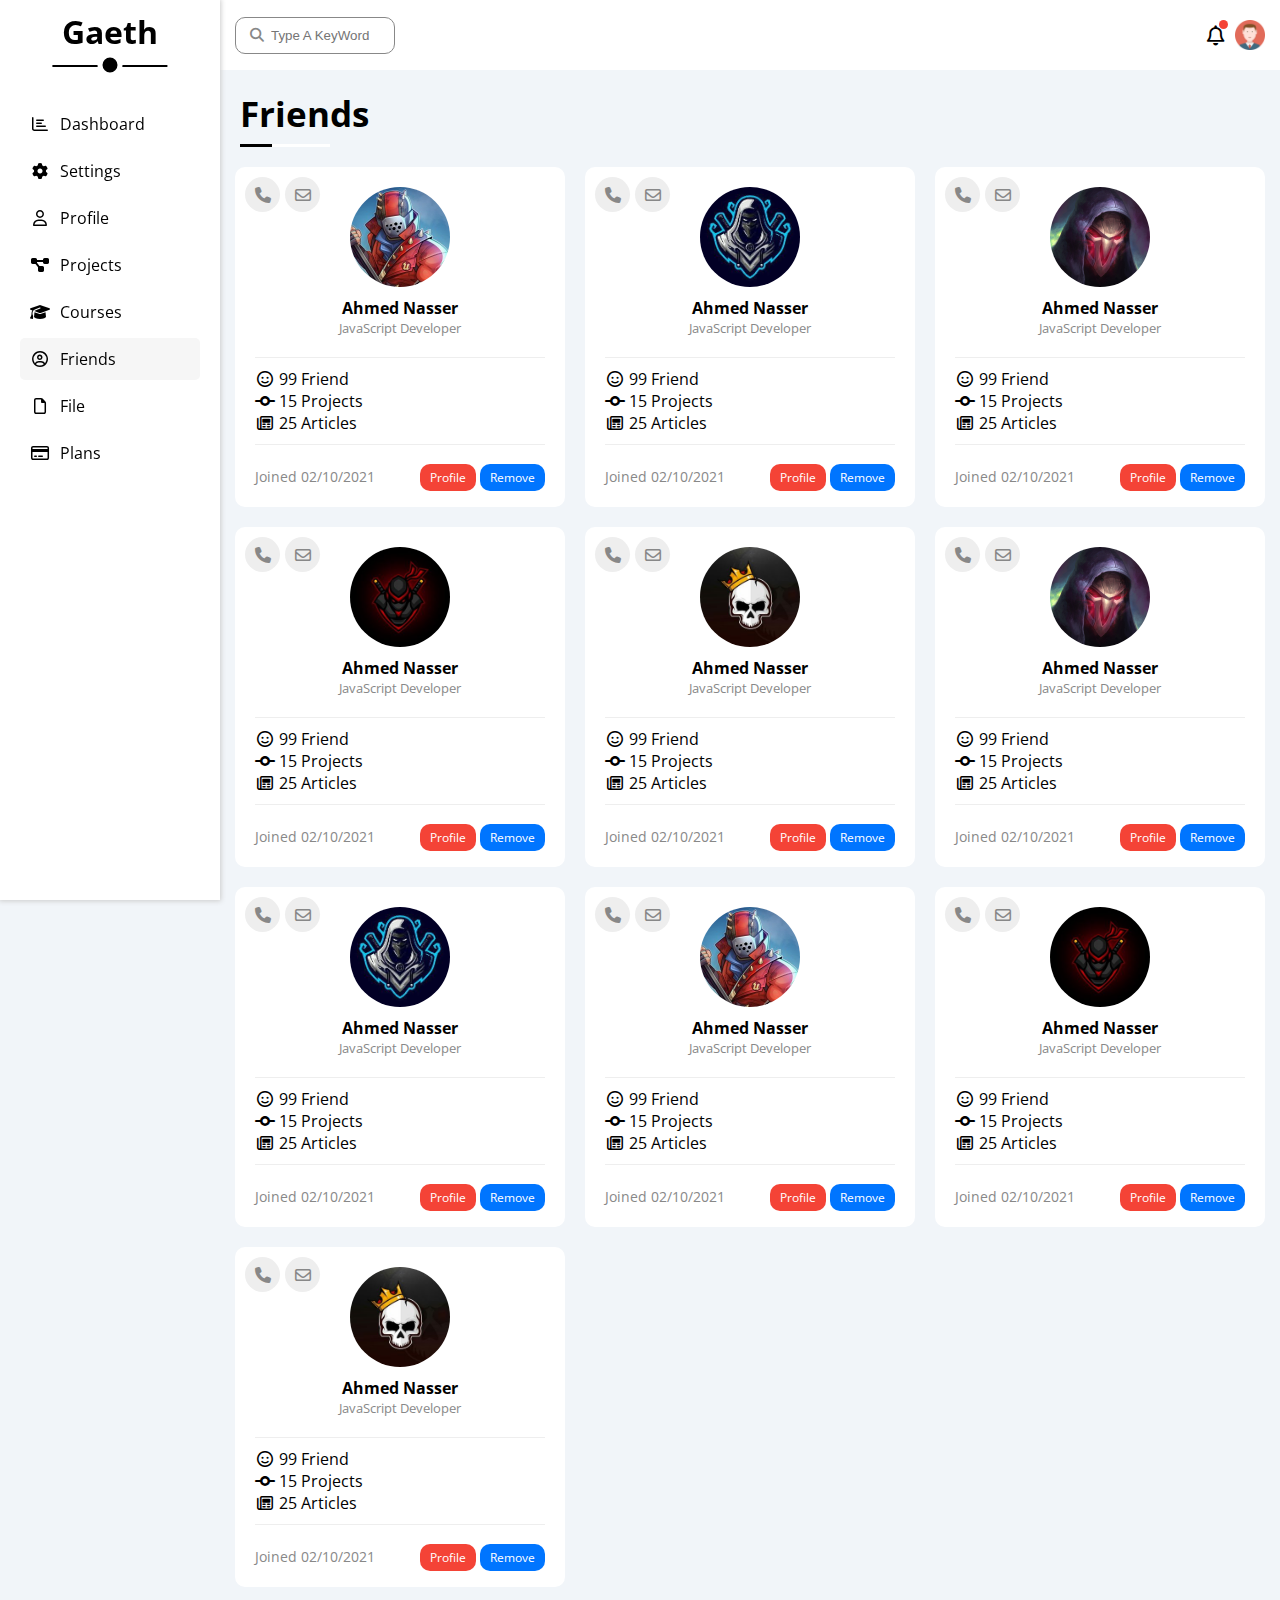
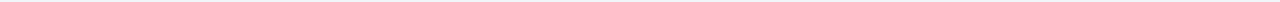
<file: friends.html>
<!DOCTYPE html>
<html lang="en">

<head>
    <!-- Rulse Meta -->
    <meta charset="UTF-8">
    <meta http-equiv="X-UA-Compatible" content="IE=edge">
    <meta name="viewport" content="width=device-width, initial-scale=1.0">
    <!-- File Css With Font Awesome -->
    <link rel="stylesheet" href="CSS/all.min.css">
    <!-- Gluble Rulse File Css (Custom Reset) -->
    <link rel="stylesheet" href="CSS/rulse.css">
    <!-- File Css FrameWork (Custom FrameWork) -->
    <link rel="stylesheet" href="CSS/framework.css">
    <!-- Main File Css -->
    <link rel="stylesheet" href="CSS/main.css">
    <!-- Font Family With Google Fonts -->
    <link href="https://fonts.googleapis.com/css2?family=Open+Sans:wght@300;500&display=swap" rel="stylesheet" />
    <title>Friends</title>
</head>

<body>
    <!-- Start Main-SideBar -->
    <aside class="main-aside p-t10">
        <h1>gaeth</h1>
        <ul class="links p20">
            <li><a href="index.html">
                    <i class="fa-regular fa-chart-bar fa-fw"></i>
                    <span>Dashboard</span>
                </a></li>
            <li><a href="settings.html">
                    <i class="fa-solid fa-gear fa-fw"></i>
                    <span>Settings</span>
                </a></li>
            <li><a href="profile.html">
                    <i class="fa-regular fa-user fa-fw"></i>
                    <span>Profile</span>
                </a></li>
            <li><a href="projects.html">
                    <i class="fa-solid fa-diagram-project fa-fw"></i>
                    <span>Projects</span>
                </a></li>
            <li><a href="courses.html">
                    <i class="fa-solid fa-graduation-cap fa-fw"></i>
                    <span>Courses</span>
                </a></li>
            <li class="active"><a href="friends.html">
                    <i class="fa-regular fa-circle-user fa-fw"></i>
                    <span>Friends</span>
                </a></li>
            <li><a href="file.html">
                    <i class="fa-regular fa-file fa-fw"></i>
                    <span>File</span>
                </a></li>
            <li><a href="plans.html">
                    <i class="fa-regular fa-credit-card fa-fw"></i>
                    <span>Plans</span>
                </a></li>
        </ul>
    </aside>
    <!-- End Main-SideBar -->
    <!-- Start Main-Section -->
    <div class="content">
        <!-- Start Header -->
        <header class="p-l15 p-r15">
            <form action="">
                <input class="p10" type="search" name="" id="" placeholder="Type A KeyWord">
            </form>
            <div class="right">
                <i class="fa-regular fa-bell fa-lg"></i>
                <img src="images/Dashboard/avatar.png" alt="">
            </div>
        </header>
        <!-- End Header -->
        <!-- Start Friends-Section -->
        <section class="friends-section p-b15 p-l15 p-r15">
            <h1 class="main-heading">Friends</h1>
            <div class="main">
                <div class="box">
                    <div class="up">
                        <div class="media">
                            <a href=""><i class="fa-solid fa-phone"></i></a>
                            <a href=""><i class="fa-regular fa-envelope"></i></a>
                        </div>
                        <img src="images/Friends/friend-01.jpg" alt="">
                        <h4>Ahmed Nasser</h4>
                        <p>JavaScript Developer</p>
                    </div>
                    <div class="mid">
                        <div>
                            <i class="fa-regular fa-face-smile fa-fw"></i>
                            <span>99 Friend</span>
                        </div>
                        <div>
                            <i class="fa-solid fa-code-commit fa-fw"></i>
                            <span>15 Projects</span>
                        </div>
                        <div>
                            <i class="fa-regular fa-newspaper fa-fw"></i>
                            <span>25 Articles</span>
                        </div>
                    </div>
                    <div class="down">
                        <p>Joined 02/10/2021</p>
                        <div class="btn">
                            <a href="">Profile</a>
                            <a href="">Remove</a>
                        </div>
                    </div>
                </div>
                <div class="box">
                    <div class="up">
                        <div class="media">
                            <a href=""><i class="fa-solid fa-phone"></i></a>
                            <a href=""><i class="fa-regular fa-envelope"></i></a>
                        </div>
                        <img src="images/Friends/friend-02.jpg" alt="">
                        <h4>Ahmed Nasser</h4>
                        <p>JavaScript Developer</p>
                    </div>
                    <div class="mid">
                        <div>
                            <i class="fa-regular fa-face-smile fa-fw"></i>
                            <span>99 Friend</span>
                        </div>
                        <div>
                            <i class="fa-solid fa-code-commit fa-fw"></i>
                            <span>15 Projects</span>
                        </div>
                        <div>
                            <i class="fa-regular fa-newspaper fa-fw"></i>
                            <span>25 Articles</span>
                        </div>
                    </div>
                    <div class="down">
                        <p>Joined 02/10/2021</p>
                        <div class="btn">
                            <a href="">Profile</a>
                            <a href="">Remove</a>
                        </div>
                    </div>
                </div>
                <div class="box">
                    <div class="up">
                        <div class="media">
                            <a href=""><i class="fa-solid fa-phone"></i></a>
                            <a href=""><i class="fa-regular fa-envelope"></i></a>
                        </div>
                        <img src="images/Friends/friend-03.jpg" alt="">
                        <h4>Ahmed Nasser</h4>
                        <p>JavaScript Developer</p>
                    </div>
                    <div class="mid">
                        <div>
                            <i class="fa-regular fa-face-smile fa-fw"></i>
                            <span>99 Friend</span>
                        </div>
                        <div>
                            <i class="fa-solid fa-code-commit fa-fw"></i>
                            <span>15 Projects</span>
                        </div>
                        <div>
                            <i class="fa-regular fa-newspaper fa-fw"></i>
                            <span>25 Articles</span>
                        </div>
                    </div>
                    <div class="down">
                        <p>Joined 02/10/2021</p>
                        <div class="btn">
                            <a href="">Profile</a>
                            <a href="">Remove</a>
                        </div>
                    </div>
                </div>
                <div class="box">
                    <div class="up">
                        <div class="media">
                            <a href=""><i class="fa-solid fa-phone"></i></a>
                            <a href=""><i class="fa-regular fa-envelope"></i></a>
                        </div>
                        <img src="images/Friends/friend-04.jpg" alt="">
                        <h4>Ahmed Nasser</h4>
                        <p>JavaScript Developer</p>
                    </div>
                    <div class="mid">
                        <div>
                            <i class="fa-regular fa-face-smile fa-fw"></i>
                            <span>99 Friend</span>
                        </div>
                        <div>
                            <i class="fa-solid fa-code-commit fa-fw"></i>
                            <span>15 Projects</span>
                        </div>
                        <div>
                            <i class="fa-regular fa-newspaper fa-fw"></i>
                            <span>25 Articles</span>
                        </div>
                    </div>
                    <div class="down">
                        <p>Joined 02/10/2021</p>
                        <div class="btn">
                            <a href="">Profile</a>
                            <a href="">Remove</a>
                        </div>
                    </div>
                </div>
                <div class="box">
                    <div class="up">
                        <div class="media">
                            <a href=""><i class="fa-solid fa-phone"></i></a>
                            <a href=""><i class="fa-regular fa-envelope"></i></a>
                        </div>
                        <img src="images/Friends/friend-05.jpg" alt="">
                        <h4>Ahmed Nasser</h4>
                        <p>JavaScript Developer</p>
                    </div>
                    <div class="mid">
                        <div>
                            <i class="fa-regular fa-face-smile fa-fw"></i>
                            <span>99 Friend</span>
                        </div>
                        <div>
                            <i class="fa-solid fa-code-commit fa-fw"></i>
                            <span>15 Projects</span>
                        </div>
                        <div>
                            <i class="fa-regular fa-newspaper fa-fw"></i>
                            <span>25 Articles</span>
                        </div>
                    </div>
                    <div class="down">
                        <p>Joined 02/10/2021</p>
                        <div class="btn">
                            <a href="">Profile</a>
                            <a href="">Remove</a>
                        </div>
                    </div>
                </div>
                <div class="box">
                    <div class="up">
                        <div class="media">
                            <a href=""><i class="fa-solid fa-phone"></i></a>
                            <a href=""><i class="fa-regular fa-envelope"></i></a>
                        </div>
                        <img src="images/Friends/friend-03.jpg" alt="">
                        <h4>Ahmed Nasser</h4>
                        <p>JavaScript Developer</p>
                    </div>
                    <div class="mid">
                        <div>
                            <i class="fa-regular fa-face-smile fa-fw"></i>
                            <span>99 Friend</span>
                        </div>
                        <div>
                            <i class="fa-solid fa-code-commit fa-fw"></i>
                            <span>15 Projects</span>
                        </div>
                        <div>
                            <i class="fa-regular fa-newspaper fa-fw"></i>
                            <span>25 Articles</span>
                        </div>
                    </div>
                    <div class="down">
                        <p>Joined 02/10/2021</p>
                        <div class="btn">
                            <a href="">Profile</a>
                            <a href="">Remove</a>
                        </div>
                    </div>
                </div>
                <div class="box">
                    <div class="up">
                        <div class="media">
                            <a href=""><i class="fa-solid fa-phone"></i></a>
                            <a href=""><i class="fa-regular fa-envelope"></i></a>
                        </div>
                        <img src="images/Friends/friend-02.jpg" alt="">
                        <h4>Ahmed Nasser</h4>
                        <p>JavaScript Developer</p>
                    </div>
                    <div class="mid">
                        <div>
                            <i class="fa-regular fa-face-smile fa-fw"></i>
                            <span>99 Friend</span>
                        </div>
                        <div>
                            <i class="fa-solid fa-code-commit fa-fw"></i>
                            <span>15 Projects</span>
                        </div>
                        <div>
                            <i class="fa-regular fa-newspaper fa-fw"></i>
                            <span>25 Articles</span>
                        </div>
                    </div>
                    <div class="down">
                        <p>Joined 02/10/2021</p>
                        <div class="btn">
                            <a href="">Profile</a>
                            <a href="">Remove</a>
                        </div>
                    </div>
                </div>
                <div class="box">
                    <div class="up">
                        <div class="media">
                            <a href=""><i class="fa-solid fa-phone"></i></a>
                            <a href=""><i class="fa-regular fa-envelope"></i></a>
                        </div>
                        <img src="images/Friends/friend-01.jpg" alt="">
                        <h4>Ahmed Nasser</h4>
                        <p>JavaScript Developer</p>
                    </div>
                    <div class="mid">
                        <div>
                            <i class="fa-regular fa-face-smile fa-fw"></i>
                            <span>99 Friend</span>
                        </div>
                        <div>
                            <i class="fa-solid fa-code-commit fa-fw"></i>
                            <span>15 Projects</span>
                        </div>
                        <div>
                            <i class="fa-regular fa-newspaper fa-fw"></i>
                            <span>25 Articles</span>
                        </div>
                    </div>
                    <div class="down">
                        <p>Joined 02/10/2021</p>
                        <div class="btn">
                            <a href="">Profile</a>
                            <a href="">Remove</a>
                        </div>
                    </div>
                </div>
                <div class="box">
                    <div class="up">
                        <div class="media">
                            <a href=""><i class="fa-solid fa-phone"></i></a>
                            <a href=""><i class="fa-regular fa-envelope"></i></a>
                        </div>
                        <img src="images/Friends/friend-04.jpg" alt="">
                        <h4>Ahmed Nasser</h4>
                        <p>JavaScript Developer</p>
                    </div>
                    <div class="mid">
                        <div>
                            <i class="fa-regular fa-face-smile fa-fw"></i>
                            <span>99 Friend</span>
                        </div>
                        <div>
                            <i class="fa-solid fa-code-commit fa-fw"></i>
                            <span>15 Projects</span>
                        </div>
                        <div>
                            <i class="fa-regular fa-newspaper fa-fw"></i>
                            <span>25 Articles</span>
                        </div>
                    </div>
                    <div class="down">
                        <p>Joined 02/10/2021</p>
                        <div class="btn">
                            <a href="">Profile</a>
                            <a href="">Remove</a>
                        </div>
                    </div>
                </div>
                <div class="box">
                    <div class="up">
                        <div class="media">
                            <a href=""><i class="fa-solid fa-phone"></i></a>
                            <a href=""><i class="fa-regular fa-envelope"></i></a>
                        </div>
                        <img src="images/Friends/friend-05.jpg" alt="">
                        <h4>Ahmed Nasser</h4>
                        <p>JavaScript Developer</p>
                    </div>
                    <div class="mid">
                        <div>
                            <i class="fa-regular fa-face-smile fa-fw"></i>
                            <span>99 Friend</span>
                        </div>
                        <div>
                            <i class="fa-solid fa-code-commit fa-fw"></i>
                            <span>15 Projects</span>
                        </div>
                        <div>
                            <i class="fa-regular fa-newspaper fa-fw"></i>
                            <span>25 Articles</span>
                        </div>
                    </div>
                    <div class="down">
                        <p>Joined 02/10/2021</p>
                        <div class="btn">
                            <a href="">Profile</a>
                            <a href="">Remove</a>
                        </div>
                    </div>
                </div>
            </div>
        </section>
        <!-- End Friends-Section -->
    </div>
</body>

</html>
</file>
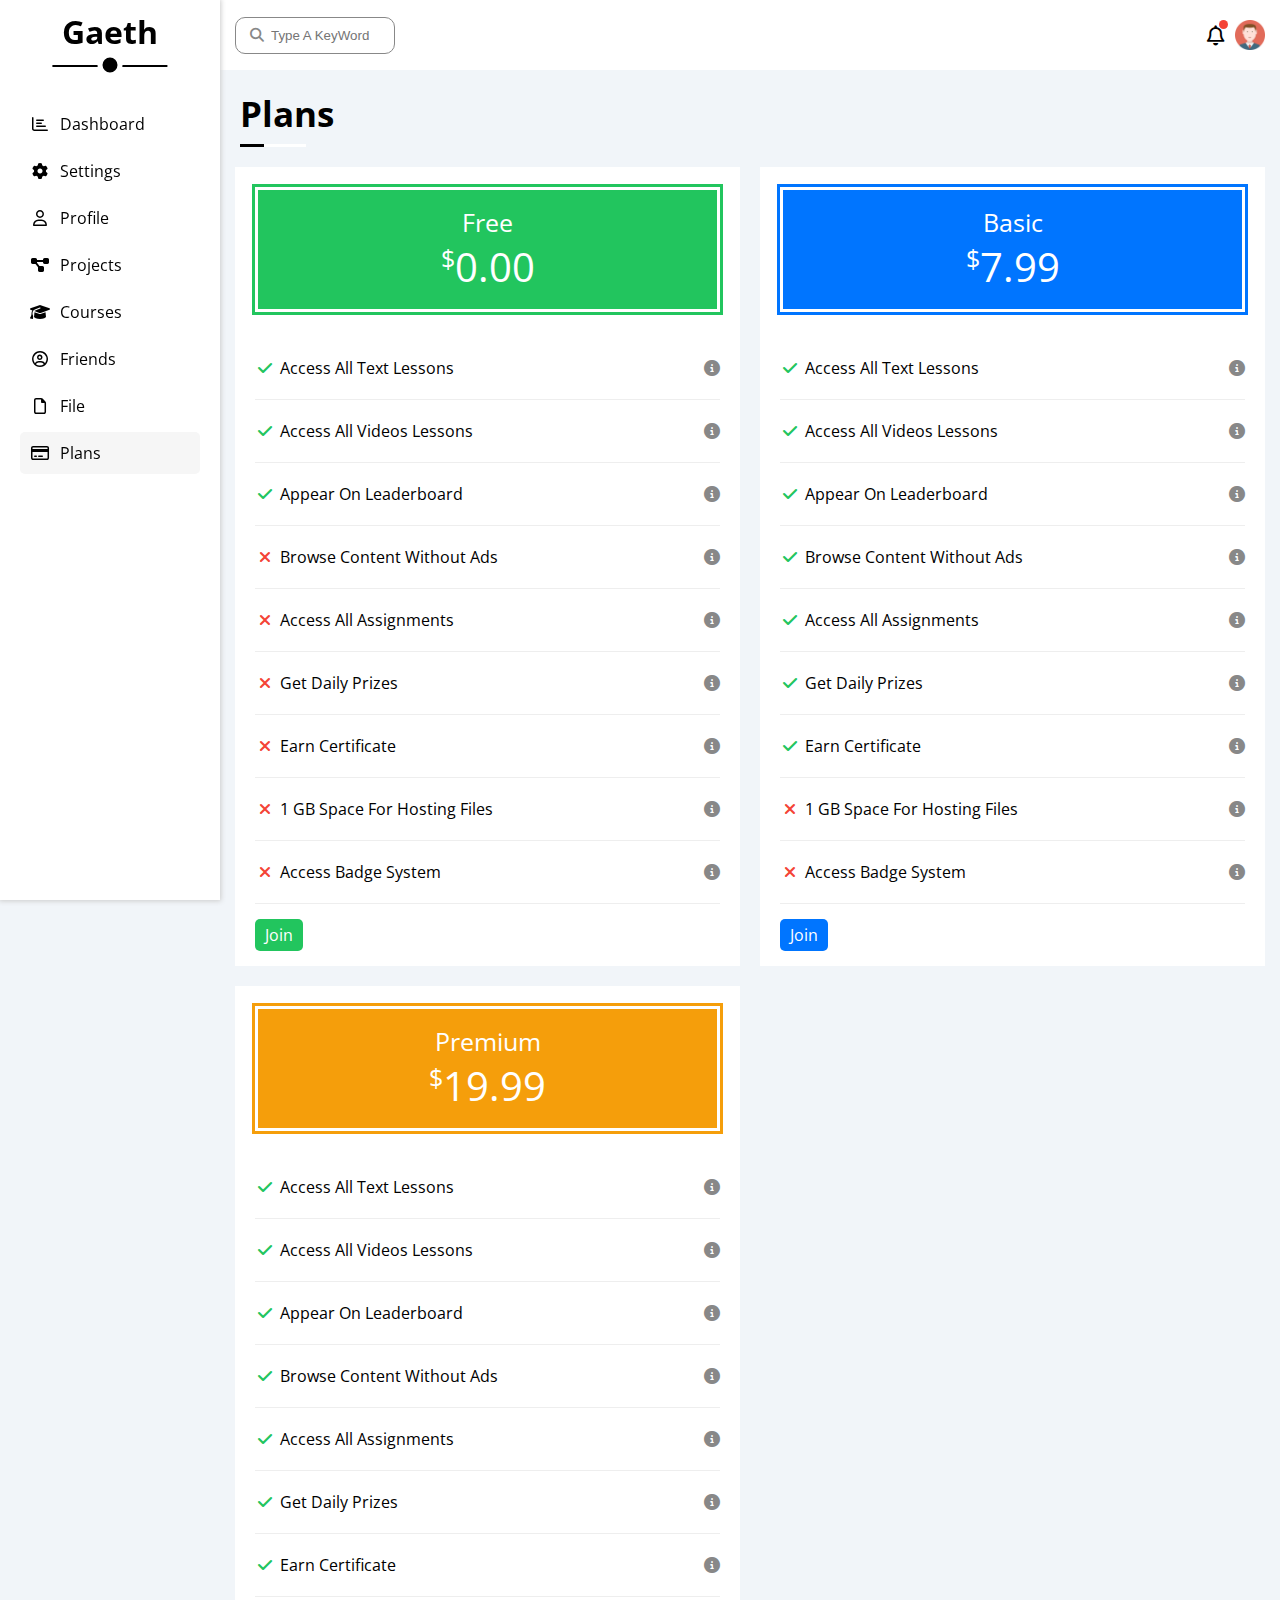
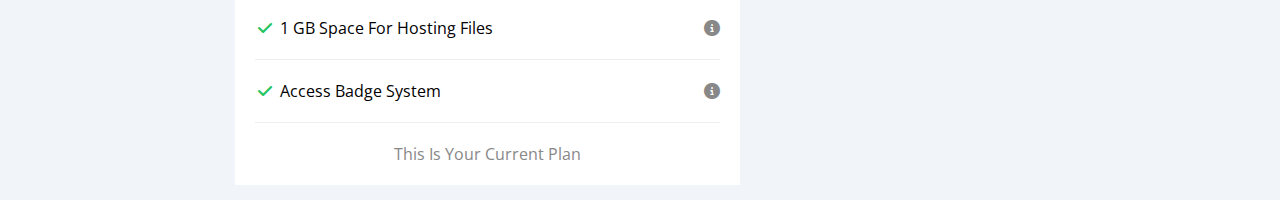
<file: plans.html>
<!DOCTYPE html>
<html lang="en">

<head>
    <!-- Rulse Meta -->
    <meta charset="UTF-8">
    <meta http-equiv="X-UA-Compatible" content="IE=edge">
    <meta name="viewport" content="width=device-width, initial-scale=1.0">
    <!-- File Css With Font Awesome -->
    <link rel="stylesheet" href="CSS/all.min.css">
    <!-- Gluble Rulse File Css (Custom Reset) -->
    <link rel="stylesheet" href="CSS/rulse.css">
    <!-- File Css FrameWork (Custom FrameWork) -->
    <link rel="stylesheet" href="CSS/framework.css">
    <!-- Main File Css -->
    <link rel="stylesheet" href="CSS/main.css">
    <!-- Font Family With Google Fonts -->
    <link href="https://fonts.googleapis.com/css2?family=Open+Sans:wght@300;500&display=swap" rel="stylesheet" />
    <title>Plans</title>
</head>

<body>
    <!-- Start Main-SideBar -->
    <aside class="main-aside p-t10">
        <h1>gaeth</h1>
        <ul class="links p20">
            <li><a href="index.html">
                    <i class="fa-regular fa-chart-bar fa-fw"></i>
                    <span>Dashboard</span>
                </a></li>
            <li><a href="settings.html">
                    <i class="fa-solid fa-gear fa-fw"></i>
                    <span>Settings</span>
                </a></li>
            <li><a href="profile.html">
                    <i class="fa-regular fa-user fa-fw"></i>
                    <span>Profile</span>
                </a></li>
            <li><a href="projects.html">
                    <i class="fa-solid fa-diagram-project fa-fw"></i>
                    <span>Projects</span>
                </a></li>
            <li><a href="courses.html">
                    <i class="fa-solid fa-graduation-cap fa-fw"></i>
                    <span>Courses</span>
                </a></li>
            <li><a href="friends.html">
                    <i class="fa-regular fa-circle-user fa-fw"></i>
                    <span>Friends</span>
                </a></li>
            <li><a href="file.html">
                    <i class="fa-regular fa-file fa-fw"></i>
                    <span>File</span>
                </a></li>
            <li class="active"><a href="plans.html">
                    <i class="fa-regular fa-credit-card fa-fw"></i>
                    <span>Plans</span>
                </a></li>
        </ul>
    </aside>
    <!-- End Main-SideBar -->
    <!-- Start Main-Section -->
    <div class="content">
        <!-- Start Header -->
        <header class="p-l15 p-r15">
            <form action="">
                <input class="p10" type="search" name="" id="" placeholder="Type A KeyWord">
            </form>
            <div class="right">
                <i class="fa-regular fa-bell fa-lg"></i>
                <img src="images/Dashboard/avatar.png" alt="">
            </div>
        </header>
        <!-- End Header -->
        <!-- Start Plans-Section -->
        <section class="plans-section p-b15 p-l15 p-r15">
            <h1 class="main-heading">Plans</h1>
            <div class="main">
                <div class="box">
                    <div class="up">
                        <span>Free</span>
                        <span><sup>$</sup>0.00</span>
                    </div>
                    <ul class="m-b20">
                        <li>
                            <div class="left">
                                <i class="fa-solid fa-check fa-fw yes"></i>
                                <p> Access All Text Lessons</p>
                            </div>
                            <i class="fa-solid fa-circle-info help"></i>
                        </li>
                        <li>
                            <div class="left">
                                <i class="fa-solid fa-check fa-fw yes"></i>
                                <p> Access All Videos Lessons</p>
                            </div>
                            <i class="fa-solid fa-circle-info help"></i>
                        </li>
                        <li>
                            <div class="left">
                                <i class="fa-solid fa-check fa-fw yes"></i>
                                <p> Appear On Leaderboard</p>
                            </div>
                            <i class="fa-solid fa-circle-info help"></i>
                        </li>
                        <li>
                            <div class="left">
                                <i class="fa-solid fa-xmark fa-fw"></i>
                                <p> Browse Content Without Ads</p>
                            </div>
                            <i class="fa-solid fa-circle-info help"></i>
                        </li>
                        <li>
                            <div class="left">
                                <i class="fa-solid fa-xmark fa-fw"></i>
                                <p>  Access All Assignments</p>
                            </div>
                            <i class="fa-solid fa-circle-info help"></i>
                        </li>
                        <li>
                            <div class="left">
                                <i class="fa-solid fa-xmark fa-fw"></i>
                                <p> Get Daily Prizes</p>
                            </div>
                            <i class="fa-solid fa-circle-info help"></i>
                        </li>
                        <li>
                            <div class="left">
                                <i class="fa-solid fa-xmark fa-fw"></i>
                                <p> Earn Certificate</p>
                            </div>
                            <i class="fa-solid fa-circle-info help"></i>
                        </li>
                        <li>
                            <div class="left">
                                <i class="fa-solid fa-xmark fa-fw"></i>
                                <p> 1 GB Space For Hosting Files</p>
                            </div>
                            <i class="fa-solid fa-circle-info help"></i>
                        </li>
                        <li>
                            <div class="left">
                                <i class="fa-solid fa-xmark fa-fw"></i>
                                <p> Access Badge System</p>
                            </div>
                            <i class="fa-solid fa-circle-info help"></i>
                        </li>
                    </ul>
                    <a href="">Join</a>
                </div>
                <div class="box">
                    <div class="up">
                        <span>Basic</span>
                        <span><sup>$</sup>7.99</span>
                    </div>
                    <ul class="m-b20">
                        <li>
                            <div class="left">
                                <i class="fa-solid fa-check fa-fw yes"></i>
                                <p> Access All Text Lessons</p>
                            </div>
                            <i class="fa-solid fa-circle-info help"></i>
                        </li>
                        <li>
                            <div class="left">
                                <i class="fa-solid fa-check fa-fw yes"></i>
                                <p> Access All Videos Lessons</p>
                            </div>
                            <i class="fa-solid fa-circle-info help"></i>
                        </li>
                        <li>
                            <div class="left">
                                <i class="fa-solid fa-check fa-fw yes"></i>
                                <p> Appear On Leaderboard</p>
                            </div>
                            <i class="fa-solid fa-circle-info help"></i>
                        </li>
                        <li>
                            <div class="left">
                                <i class="fa-solid fa-check fa-fw yes"></i>
                                <p> Browse Content Without Ads</p>
                            </div>
                            <i class="fa-solid fa-circle-info help"></i>
                        </li>
                        <li>
                            <div class="left">
                                <i class="fa-solid fa-check fa-fw yes"></i>
                                <p>  Access All Assignments</p>
                            </div>
                            <i class="fa-solid fa-circle-info help"></i>
                        </li>
                        <li>
                            <div class="left">
                                <i class="fa-solid fa-check fa-fw yes"></i>
                                <p> Get Daily Prizes</p>
                            </div>
                            <i class="fa-solid fa-circle-info help"></i>
                        </li>
                        <li>
                            <div class="left">
                                <i class="fa-solid fa-check fa-fw yes"></i>
                                <p> Earn Certificate</p>
                            </div>
                            <i class="fa-solid fa-circle-info help"></i>
                        </li>
                        <li>
                            <div class="left">
                                <i class="fa-solid fa-xmark fa-fw"></i>
                                <p> 1 GB Space For Hosting Files</p>
                            </div>
                            <i class="fa-solid fa-circle-info help"></i>
                        </li>
                        <li>
                            <div class="left">
                                <i class="fa-solid fa-xmark fa-fw"></i>
                                <p> Access Badge System</p>
                            </div>
                            <i class="fa-solid fa-circle-info help"></i>
                        </li>
                    </ul>
                    <a href="">Join</a>
                </div>
                <div class="box">
                    <div class="up">
                        <span>Premium</span>
                        <span><sup>$</sup>19.99</span>
                    </div>
                    <ul class="m-b20">
                        <li>
                            <div class="left">
                                <i class="fa-solid fa-check fa-fw yes"></i>
                                <p> Access All Text Lessons</p>
                            </div>
                            <i class="fa-solid fa-circle-info help"></i>
                        </li>
                        <li>
                            <div class="left">
                                <i class="fa-solid fa-check fa-fw yes"></i>
                                <p> Access All Videos Lessons</p>
                            </div>
                            <i class="fa-solid fa-circle-info help"></i>
                        </li>
                        <li>
                            <div class="left">
                                <i class="fa-solid fa-check fa-fw yes"></i>
                                <p> Appear On Leaderboard</p>
                            </div>
                            <i class="fa-solid fa-circle-info help"></i>
                        </li>
                        <li>
                            <div class="left">
                                <i class="fa-solid fa-check fa-fw yes"></i>
                                <p> Browse Content Without Ads</p>
                            </div>
                            <i class="fa-solid fa-circle-info help"></i>
                        </li>
                        <li>
                            <div class="left">
                                <i class="fa-solid fa-check fa-fw yes"></i>
                                <p>  Access All Assignments</p>
                            </div>
                            <i class="fa-solid fa-circle-info help"></i>
                        </li>
                        <li>
                            <div class="left">
                                <i class="fa-solid fa-check fa-fw yes"></i>
                                <p> Get Daily Prizes</p>
                            </div>
                            <i class="fa-solid fa-circle-info help"></i>
                        </li>
                        <li>
                            <div class="left">
                                <i class="fa-solid fa-check fa-fw yes"></i>
                                <p> Earn Certificate</p>
                            </div>
                            <i class="fa-solid fa-circle-info help"></i>
                        </li>
                        <li>
                            <div class="left">
                                <i class="fa-solid fa-check fa-fw yes"></i>
                                <p> 1 GB Space For Hosting Files</p>
                            </div>
                            <i class="fa-solid fa-circle-info help"></i>
                        </li>
                        <li>
                            <div class="left">
                                <i class="fa-solid fa-check fa-fw yes"></i>
                                <p> Access Badge System</p>
                            </div>
                            <i class="fa-solid fa-circle-info help"></i>
                        </li>
                    </ul>
                    <p>This Is Your Current Plan</p>
                </div>
            </div>
        </section>
        <!-- End Plans-Section -->
    </div>
</body>

</html>
</file>
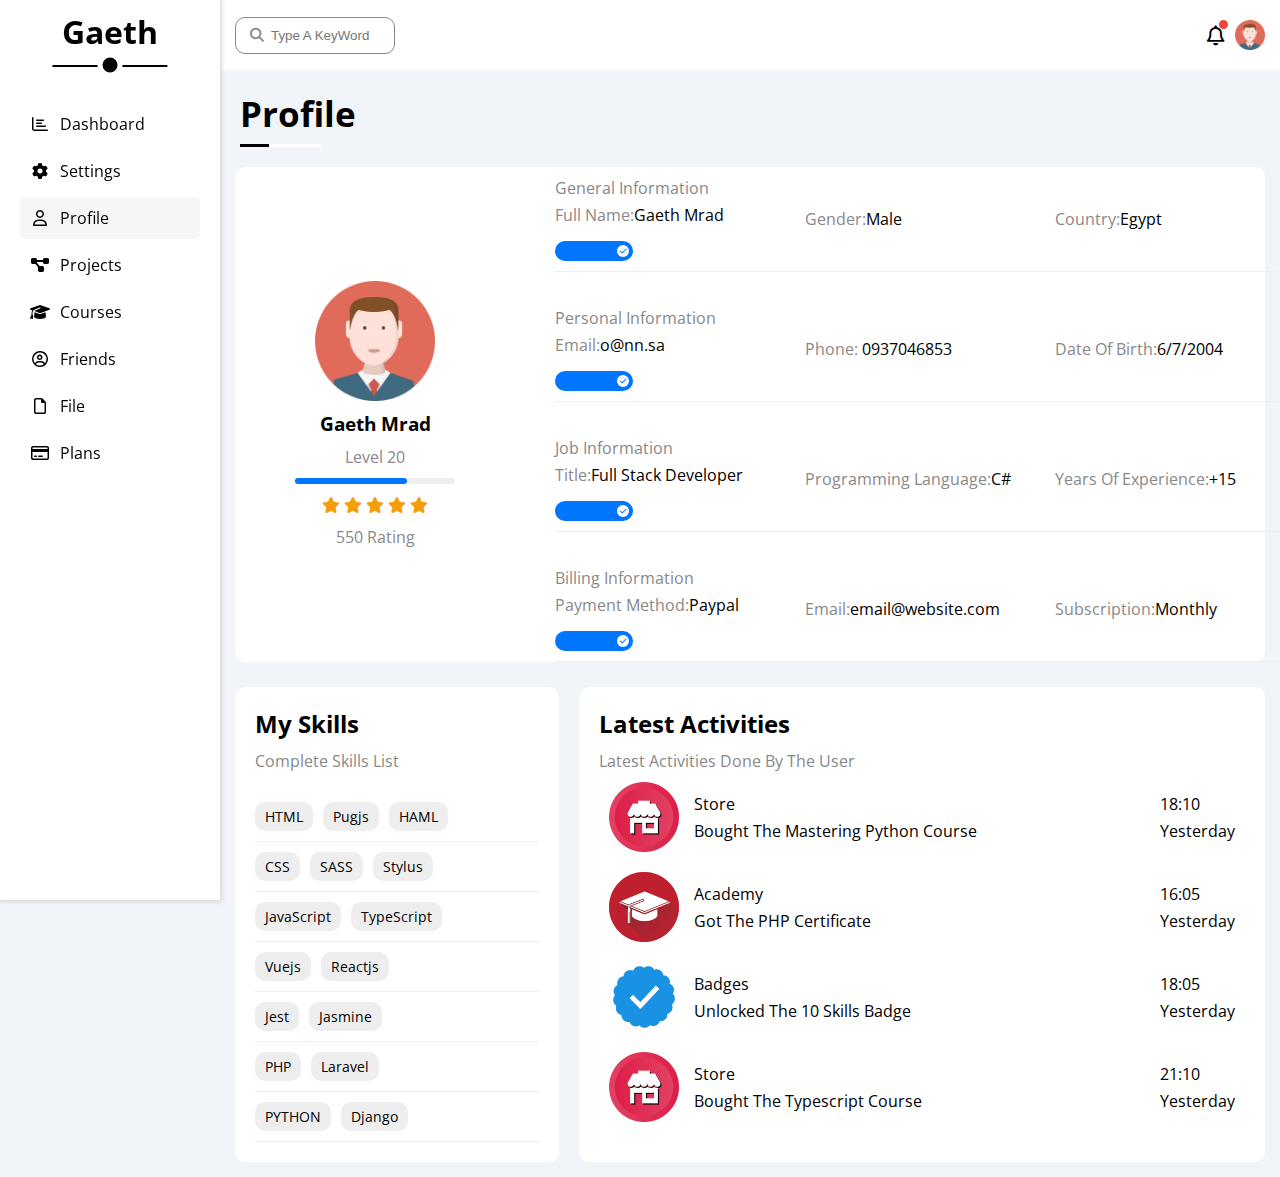
<file: profile.html>
<!DOCTYPE html>
<html lang="en">
<head>
    <!-- Rulse Meta -->
    <meta charset="UTF-8">
    <meta http-equiv="X-UA-Compatible" content="IE=edge">
    <meta name="viewport" content="width=device-width, initial-scale=1.0">
    <!-- File Css With Font Awesome -->
    <link rel="stylesheet" href="CSS/all.min.css">
    <!-- Gluble Rulse File Css (Custom Reset) -->
    <link rel="stylesheet" href="CSS/rulse.css">
    <!-- File Css FrameWork (Custom FrameWork) -->
    <link rel="stylesheet" href="CSS/framework.css">
    <!-- Main File Css -->
    <link rel="stylesheet" href="CSS/main.css">
    <!-- Font Family With Google Fonts -->
    <link href="https://fonts.googleapis.com/css2?family=Open+Sans:wght@300;500&display=swap" rel="stylesheet" />
    <title>Profile</title>
</head>
<body>
    <!-- Start Main-SideBar -->
    <aside class="main-aside p-t10">
        <h1>gaeth</h1>
        <ul class="links p20">
            <li><a href="index.html">
                    <i class="fa-regular fa-chart-bar fa-fw"></i>
                    <span>Dashboard</span>
                </a></li>
            <li><a href="settings.html">
                    <i class="fa-solid fa-gear fa-fw"></i>
                    <span>Settings</span>
                </a></li>
            <li class="active"><a href="profile.html">
                    <i class="fa-regular fa-user fa-fw"></i>
                    <span>Profile</span>
                </a></li>
            <li><a href="projects.html">
                    <i class="fa-solid fa-diagram-project fa-fw"></i>
                    <span>Projects</span>
                </a></li>
            <li><a href="courses.html">
                    <i class="fa-solid fa-graduation-cap fa-fw"></i>
                    <span>Courses</span>
                </a></li>
            <li><a href="friends.html">
                    <i class="fa-regular fa-circle-user fa-fw"></i>
                    <span>Friends</span>
                </a></li>
            <li><a href="file.html">
                    <i class="fa-regular fa-file fa-fw"></i>
                    <span>File</span>
                </a></li>
            <li><a href="plans.html">
                    <i class="fa-regular fa-credit-card fa-fw"></i>
                    <span>Plans</span>
                </a></li>
        </ul>
    </aside>
    <!-- End Main-SideBar -->
    <!-- Start Main-Section -->
    <div class="content">
        <!-- Start Header -->
        <header class="p-l15 p-r15">
            <form action="">
                <input class="p10" type="search" name="" id="" placeholder="Type A KeyWord">
            </form>
            <div class="right">
                <i class="fa-regular fa-bell fa-lg"></i>
                <img src="images/Dashboard/avatar.png" alt="">
            </div>
        </header>
        <!-- End Header -->
        <!-- Start Profile-Section -->
        <section class="profile-section p-b15 p-l15 p-r15">
            <h1 class="main-heading">Profile</h1>
            <div class="main">
                <!-- Start Person-Info -->
                <div class="person">
                    <div class="left">
                        <img src="images/Dashboard/avatar.png" alt="" class="m-b10">
                        <h3 class="m-b10">Gaeth Mrad</h3>
                        <p class="m-b10">Level 20</p>
                        <div class="m-b10"></div>
                        <div class="icon m-b10">
                            <i class="fa-solid fa-star c-orange fs-13"></i>
                            <i class="fa-solid fa-star c-orange fs-13"></i>
                            <i class="fa-solid fa-star c-orange fs-13"></i>
                            <i class="fa-solid fa-star c-orange fs-13"></i>
                            <i class="fa-solid fa-star c-orange fs-13"></i>
                        </div>
                        <p>550 Rating</p>
                    </div>
                    <div class="right">
                        <div>
                            <div class="left">
                                <h4>General Information</h4>
                                <p>Full Name:<span>Gaeth Mrad</span></p>
                                <div class="button"></div>
                            </div>
                            <p>Gender:<span>Male</span></p>
                            <p>Country:<span>Egypt</span></p>
                        </div>
                        <div>
                            <div class="left">
                                <h4>Personal Information</h4>
                                <p>Email:<span>o@nn.sa</span></p>
                                <div class="button"></div>
                            </div>
                            <p>Phone: <span>0937046853</span> </p>
                            <p>Date Of Birth:<span>6/7/2004</span></p>
                        </div>
                        <div>
                            <div class="left">
                                <h4>Job Information</h4>
                                <p>Title:<span>Full Stack Developer</span></p>
                                <div class="button"></div>
                            </div>
                            <p>Programming Language:<span>C#</span></p>
                            <p>Years Of Experience:<span>+15</span></p>
                        </div>
                        <div>
                            <div class="left">
                                <h4>Billing Information</h4>
                                <p>Payment Method:<span>Paypal</span></p>
                                <div class="button"></div>
                            </div>
                            <p>Email:<span>email@website.com</span></p>
                            <p>Subscription:<span>Monthly</span></p>
                        </div>
                    </div>
                </div>
                <!-- End Person-Info -->
                <!-- Start Skills -->
                <section class="tow-box">
                    <div class="skills">
                        <div class="up-heading">
                            <h2>My Skills</h2>
                            <p>Complete Skills List</p>
                        </div>
                        <div class="skill">
                            <div>
                                <span>HTML</span>
                                <span>Pugjs</span>
                                <span>HAML</span>
                            </div>
                            <div>
                                <span>CSS</span>
                                <span>SASS</span>
                                <span>Stylus</span>
                            </div>
                            <div>
                                <span>JavaScript</span>
                                <span>TypeScript</span>
                            </div>
                            <div>
                                <span>Vuejs</span>
                                <span>Reactjs</span>
                            </div>
                            <div>
                                <span>Jest</span>
                                <span>Jasmine</span>
                            </div>
                            <div>
                                <span>PHP</span>
                                <span>Laravel</span>
                            </div>
                            <div>
                                <span>PYTHON</span>
                                <span>Django</span>
                            </div>
                        </div>
                    </div>
                    <!-- End Skills -->
                    <!-- Start activities -->
                    <div class="activities">
                        <div class="up-heading">
                            <h2>Latest Activities</h2>
                            <p>Latest Activities Done By The User</p>
                        </div>
                        <div class="box">
                            <div>
                                <div class="left">
                                    <img src="images/Profile/activity-01.png" alt="">
                                    <div class="info">
                                        <span>Store</span>
                                        <p>Bought The Mastering Python Course</p>
                                    </div>
                                </div>
                                <div class="right">
                                    <p>18:10</p>
                                    <span>Yesterday</span>
                                </div>
                            </div>
                            <div>
                                <div class="left">
                                    <img src="images/Profile/activity-02.png" alt="">
                                    <div class="info">
                                        <span>Academy</span>
                                        <p>Got The PHP Certificate</p>
                                    </div>
                                </div>
                                <div class="right">
                                    <p>16:05</p>
                                    <span>Yesterday</span>
                                </div>
                            </div>
                            <div>
                                <div class="left">
                                    <img src="images/Profile/activity-03.png" alt="">
                                    <div class="info">
                                        <span>Badges</span>
                                        <p>Unlocked The 10 Skills Badge</p>
                                    </div>
                                </div>
                                <div class="right">
                                    <p>18:05</p>
                                    <span>Yesterday</span>
                                </div>
                            </div>
                            <div>
                                <div class="left">
                                    <img src="images/Profile/activity-01.png" alt="">
                                    <div class="info">
                                        <span>Store</span>
                                        <p>Bought The Typescript Course</p>
                                    </div>
                                </div>
                                <div class="right">
                                    <p>21:10</p>
                                    <span>Yesterday</span>
                                </div>
                            </div>
                        </div>
                    </div>
                    <!-- End activities -->
                </section>
            </div>
        </section>
        <!-- End Profile-Section -->
    </div>
</body>
</html>
</file>
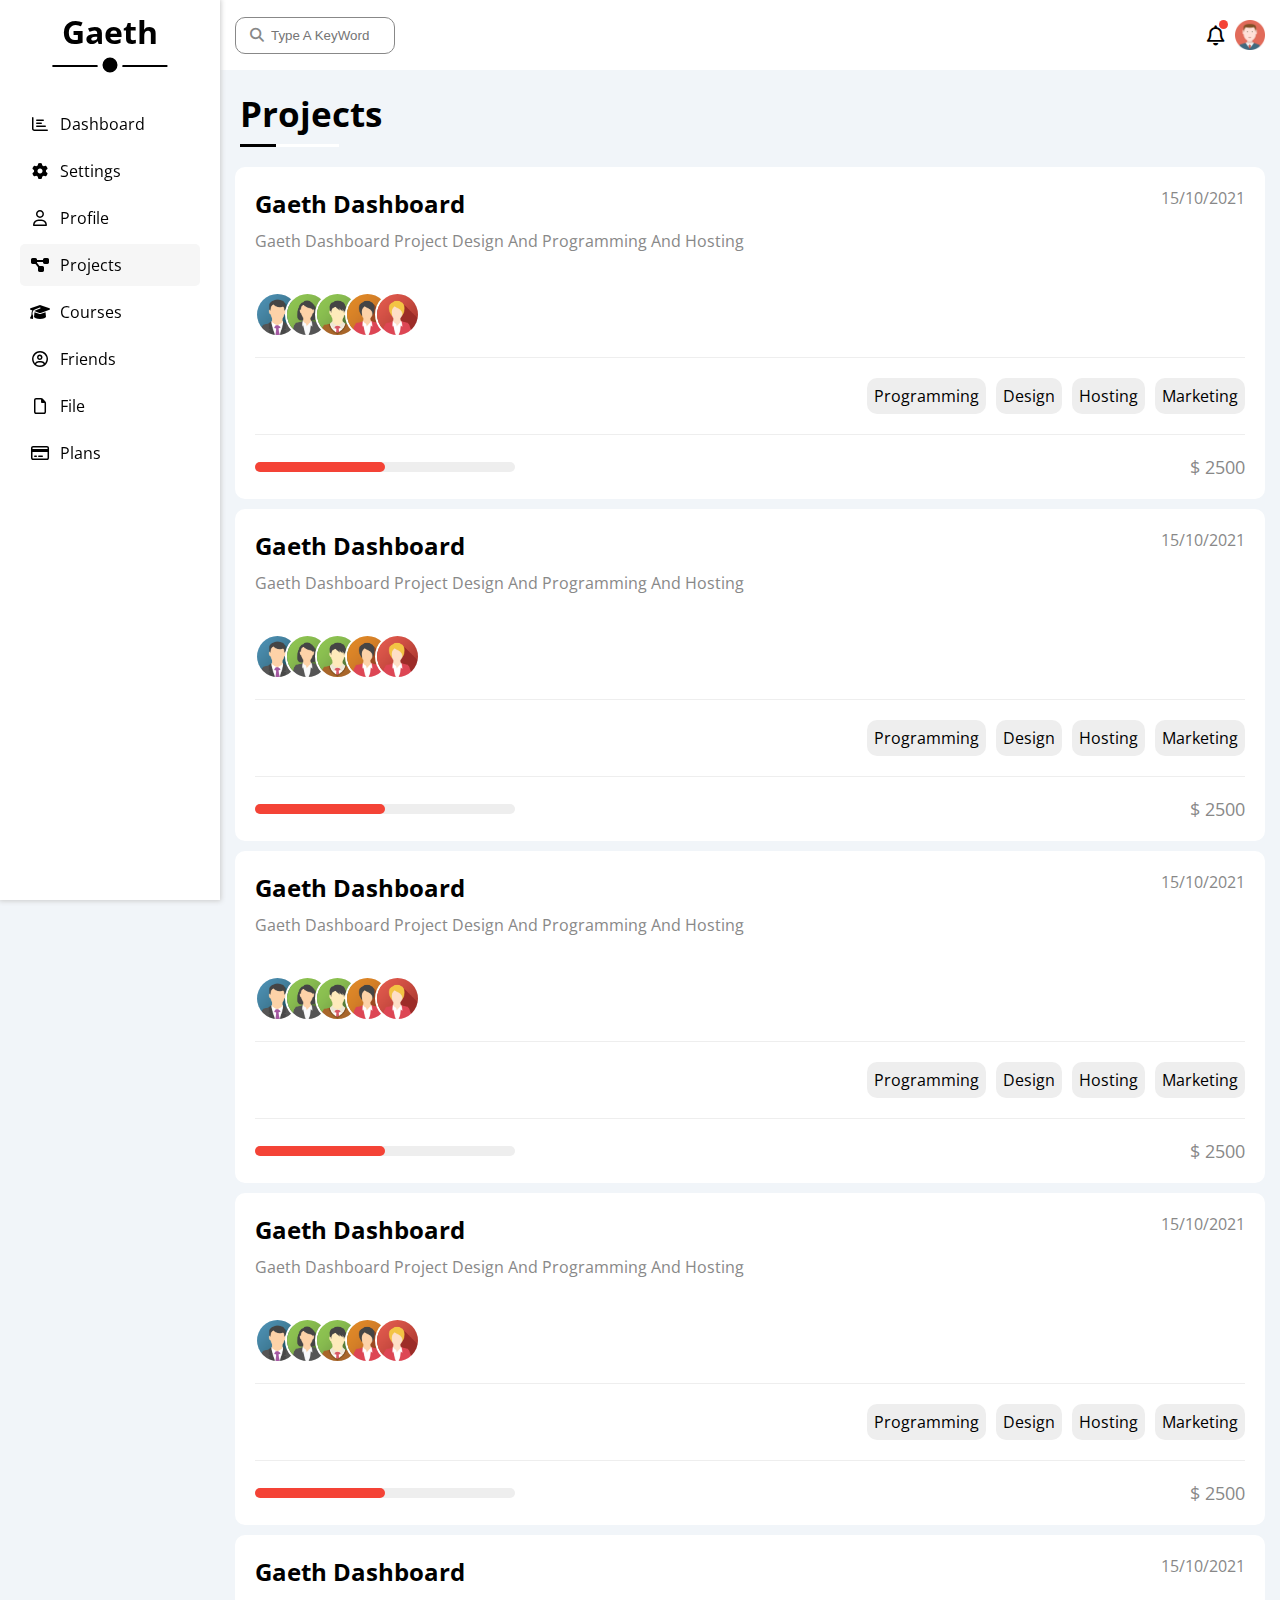
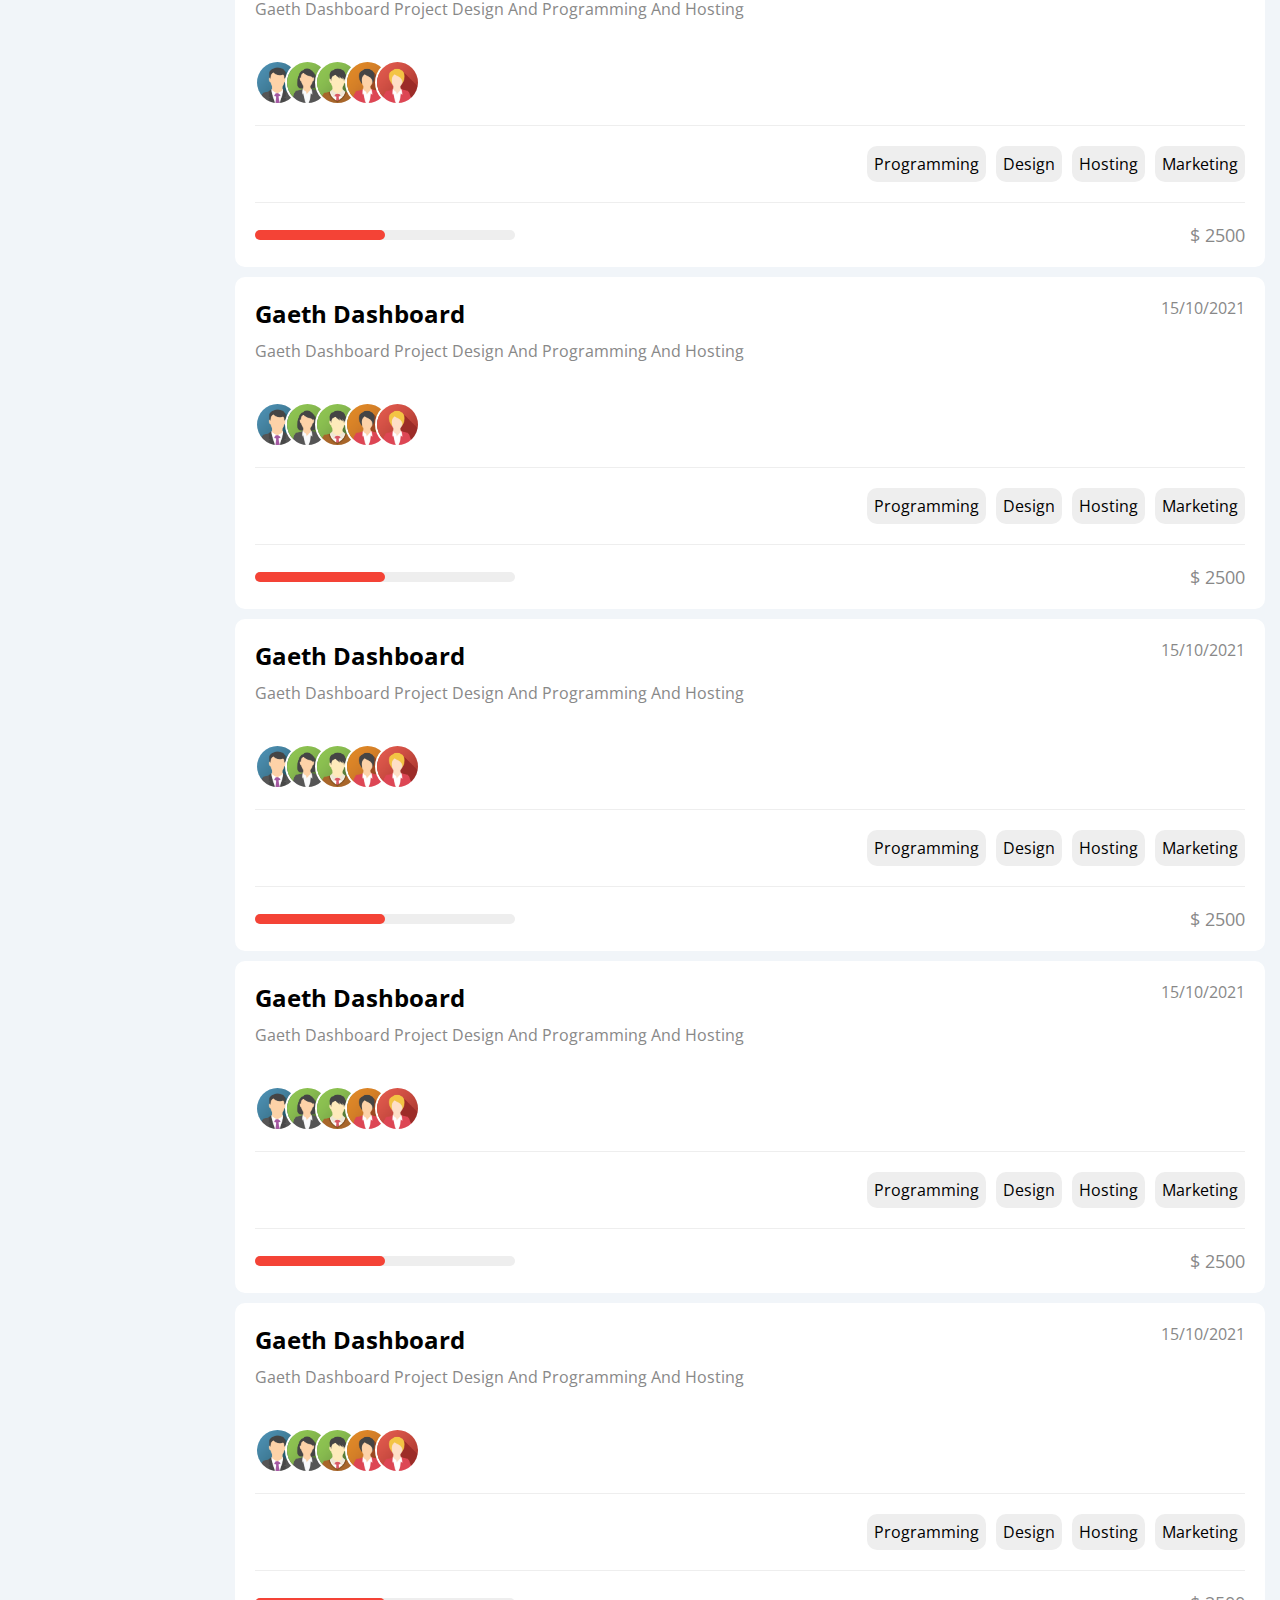
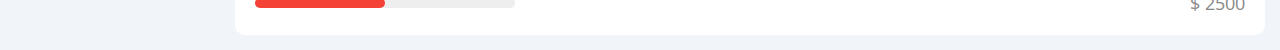
<file: projects.html>
<!DOCTYPE html>
<html lang="en">
<head>
    <!-- Rulse Meta -->
    <meta charset="UTF-8">
    <meta http-equiv="X-UA-Compatible" content="IE=edge">
    <meta name="viewport" content="width=device-width, initial-scale=1.0">
    <!-- File Css With Font Awesome -->
    <link rel="stylesheet" href="CSS/all.min.css">
    <!-- Gluble Rulse File Css (Custom Reset) -->
    <link rel="stylesheet" href="CSS/rulse.css">
    <!-- File Css FrameWork (Custom FrameWork) -->
    <link rel="stylesheet" href="CSS/framework.css">
    <!-- Main File Css -->
    <link rel="stylesheet" href="CSS/main.css">
    <!-- Font Family With Google Fonts -->
    <link href="https://fonts.googleapis.com/css2?family=Open+Sans:wght@300;500&display=swap" rel="stylesheet" />
    <title>Projects</title>
</head>
<body>
    <!-- Start Main-SideBar -->
    <aside class="main-aside p-t10">
        <h1>gaeth</h1>
        <ul class="links p20">
            <li><a href="index.html">
                    <i class="fa-regular fa-chart-bar fa-fw"></i>
                    <span>Dashboard</span>
                </a></li>
            <li><a href="settings.html">
                    <i class="fa-solid fa-gear fa-fw"></i>
                    <span>Settings</span>
                </a></li>
            <li><a href="profile.html">
                    <i class="fa-regular fa-user fa-fw"></i>
                    <span>Profile</span>
                </a></li>
            <li class="active"><a href="projects.html">
                    <i class="fa-solid fa-diagram-project fa-fw"></i>
                    <span>Projects</span>
                </a></li>
            <li><a href="courses.html">
                    <i class="fa-solid fa-graduation-cap fa-fw"></i>
                    <span>Courses</span>
                </a></li>
            <li><a href="friends.html">
                    <i class="fa-regular fa-circle-user fa-fw"></i>
                    <span>Friends</span>
                </a></li>
            <li><a href="file.html">
                    <i class="fa-regular fa-file fa-fw"></i>
                    <span>File</span>
                </a></li>
            <li><a href="plans.html">
                    <i class="fa-regular fa-credit-card fa-fw"></i>
                    <span>Plans</span>
                </a></li>
        </ul>
    </aside>
    <!-- End Main-SideBar -->
    <!-- Start Main-Section -->
    <div class="content">
        <!-- Start Header -->
        <header class="p-l15 p-r15">
            <form action="">
                <input class="p10" type="search" name="" id="" placeholder="Type A KeyWord">
            </form>
            <div class="right">
                <i class="fa-regular fa-bell fa-lg"></i>
                <img src="images/Dashboard/avatar.png" alt="">
            </div>
        </header>
        <!-- End Header -->
        <!-- Start Projects-Section -->
        <section class="projects-section p-b15 p-l15 p-r15">
            <h1 class="main-heading">Projects</h1>
            <div class="main">
                <div>
                    <div class="up-heading">
                        <div>
                            <h2>Gaeth Dashboard</h2>
                            <p>15/10/2021</p>
                        </div>
                        <p>Gaeth Dashboard Project Design And Programming And Hosting</p>
                    </div>
                    <div class="image">
                        <a href="">
                            <img src="images/Projects/team-01.png" alt="">
                        </a>
                        <a href="">
                            <img src="images/Projects/team-02.png" alt="">
                        </a>
                        <a href="">
                            <img src="images/Projects/team-03.png" alt="">
                        </a>
                        <a href="">
                            <img src="images/Projects/team-04.png" alt="">
                        </a>
                        <a href="">
                            <img src="images/Projects/team-05.png" alt="">
                        </a>
                    </div>
                    <div class="sk">
                        <span>Programming</span>
                        <span>Design</span>
                        <span>Hosting</span>
                        <span>Marketing</span>
                    </div>
                    <div class="down">
                        <div></div>
                        <p>$ 2500</p>
                    </div>
                </div>
                <div>
                    <div class="up-heading">
                        <div>
                            <h2>Gaeth Dashboard</h2>
                            <p>15/10/2021</p>
                        </div>
                        <p>Gaeth Dashboard Project Design And Programming And Hosting</p>
                    </div>
                    <div class="image">
                        <a href="">
                            <img src="images/Projects/team-01.png" alt="">
                        </a>
                        <a href="">
                            <img src="images/Projects/team-02.png" alt="">
                        </a>
                        <a href="">
                            <img src="images/Projects/team-03.png" alt="">
                        </a>
                        <a href="">
                            <img src="images/Projects/team-04.png" alt="">
                        </a>
                        <a href="">
                            <img src="images/Projects/team-05.png" alt="">
                        </a>
                    </div>
                    <div class="sk">
                        <span>Programming</span>
                        <span>Design</span>
                        <span>Hosting</span>
                        <span>Marketing</span>
                    </div>
                    <div class="down">
                        <div></div>
                        <p>$ 2500</p>
                    </div>
                </div>
                <div>
                    <div class="up-heading">
                        <div>
                            <h2>Gaeth Dashboard</h2>
                            <p>15/10/2021</p>
                        </div>
                        <p>Gaeth Dashboard Project Design And Programming And Hosting</p>
                    </div>
                    <div class="image">
                        <a href="">
                            <img src="images/Projects/team-01.png" alt="">
                        </a>
                        <a href="">
                            <img src="images/Projects/team-02.png" alt="">
                        </a>
                        <a href="">
                            <img src="images/Projects/team-03.png" alt="">
                        </a>
                        <a href="">
                            <img src="images/Projects/team-04.png" alt="">
                        </a>
                        <a href="">
                            <img src="images/Projects/team-05.png" alt="">
                        </a>
                    </div>
                    <div class="sk">
                        <span>Programming</span>
                        <span>Design</span>
                        <span>Hosting</span>
                        <span>Marketing</span>
                    </div>
                    <div class="down">
                        <div></div>
                        <p>$ 2500</p>
                    </div>
                </div>
                <div>
                    <div class="up-heading">
                        <div>
                            <h2>Gaeth Dashboard</h2>
                            <p>15/10/2021</p>
                        </div>
                        <p>Gaeth Dashboard Project Design And Programming And Hosting</p>
                    </div>
                    <div class="image">
                        <a href="">
                            <img src="images/Projects/team-01.png" alt="">
                        </a>
                        <a href="">
                            <img src="images/Projects/team-02.png" alt="">
                        </a>
                        <a href="">
                            <img src="images/Projects/team-03.png" alt="">
                        </a>
                        <a href="">
                            <img src="images/Projects/team-04.png" alt="">
                        </a>
                        <a href="">
                            <img src="images/Projects/team-05.png" alt="">
                        </a>
                    </div>
                    <div class="sk">
                        <span>Programming</span>
                        <span>Design</span>
                        <span>Hosting</span>
                        <span>Marketing</span>
                    </div>
                    <div class="down">
                        <div></div>
                        <p>$ 2500</p>
                    </div>
                </div>
                <div>
                    <div class="up-heading">
                        <div>
                            <h2>Gaeth Dashboard</h2>
                            <p>15/10/2021</p>
                        </div>
                        <p>Gaeth Dashboard Project Design And Programming And Hosting</p>
                    </div>
                    <div class="image">
                        <a href="">
                            <img src="images/Projects/team-01.png" alt="">
                        </a>
                        <a href="">
                            <img src="images/Projects/team-02.png" alt="">
                        </a>
                        <a href="">
                            <img src="images/Projects/team-03.png" alt="">
                        </a>
                        <a href="">
                            <img src="images/Projects/team-04.png" alt="">
                        </a>
                        <a href="">
                            <img src="images/Projects/team-05.png" alt="">
                        </a>
                    </div>
                    <div class="sk">
                        <span>Programming</span>
                        <span>Design</span>
                        <span>Hosting</span>
                        <span>Marketing</span>
                    </div>
                    <div class="down">
                        <div></div>
                        <p>$ 2500</p>
                    </div>
                </div>
                <div>
                    <div class="up-heading">
                        <div>
                            <h2>Gaeth Dashboard</h2>
                            <p>15/10/2021</p>
                        </div>
                        <p>Gaeth Dashboard Project Design And Programming And Hosting</p>
                    </div>
                    <div class="image">
                        <a href="">
                            <img src="images/Projects/team-01.png" alt="">
                        </a>
                        <a href="">
                            <img src="images/Projects/team-02.png" alt="">
                        </a>
                        <a href="">
                            <img src="images/Projects/team-03.png" alt="">
                        </a>
                        <a href="">
                            <img src="images/Projects/team-04.png" alt="">
                        </a>
                        <a href="">
                            <img src="images/Projects/team-05.png" alt="">
                        </a>
                    </div>
                    <div class="sk">
                        <span>Programming</span>
                        <span>Design</span>
                        <span>Hosting</span>
                        <span>Marketing</span>
                    </div>
                    <div class="down">
                        <div></div>
                        <p>$ 2500</p>
                    </div>
                </div>
                <div>
                    <div class="up-heading">
                        <div>
                            <h2>Gaeth Dashboard</h2>
                            <p>15/10/2021</p>
                        </div>
                        <p>Gaeth Dashboard Project Design And Programming And Hosting</p>
                    </div>
                    <div class="image">
                        <a href="">
                            <img src="images/Projects/team-01.png" alt="">
                        </a>
                        <a href="">
                            <img src="images/Projects/team-02.png" alt="">
                        </a>
                        <a href="">
                            <img src="images/Projects/team-03.png" alt="">
                        </a>
                        <a href="">
                            <img src="images/Projects/team-04.png" alt="">
                        </a>
                        <a href="">
                            <img src="images/Projects/team-05.png" alt="">
                        </a>
                    </div>
                    <div class="sk">
                        <span>Programming</span>
                        <span>Design</span>
                        <span>Hosting</span>
                        <span>Marketing</span>
                    </div>
                    <div class="down">
                        <div></div>
                        <p>$ 2500</p>
                    </div>
                </div>
                <div>
                    <div class="up-heading">
                        <div>
                            <h2>Gaeth Dashboard</h2>
                            <p>15/10/2021</p>
                        </div>
                        <p>Gaeth Dashboard Project Design And Programming And Hosting</p>
                    </div>
                    <div class="image">
                        <a href="">
                            <img src="images/Projects/team-01.png" alt="">
                        </a>
                        <a href="">
                            <img src="images/Projects/team-02.png" alt="">
                        </a>
                        <a href="">
                            <img src="images/Projects/team-03.png" alt="">
                        </a>
                        <a href="">
                            <img src="images/Projects/team-04.png" alt="">
                        </a>
                        <a href="">
                            <img src="images/Projects/team-05.png" alt="">
                        </a>
                    </div>
                    <div class="sk">
                        <span>Programming</span>
                        <span>Design</span>
                        <span>Hosting</span>
                        <span>Marketing</span>
                    </div>
                    <div class="down">
                        <div></div>
                        <p>$ 2500</p>
                    </div>
                </div>
                <div>
                    <div class="up-heading">
                        <div>
                            <h2>Gaeth Dashboard</h2>
                            <p>15/10/2021</p>
                        </div>
                        <p>Gaeth Dashboard Project Design And Programming And Hosting</p>
                    </div>
                    <div class="image">
                        <a href="">
                            <img src="images/Projects/team-01.png" alt="">
                        </a>
                        <a href="">
                            <img src="images/Projects/team-02.png" alt="">
                        </a>
                        <a href="">
                            <img src="images/Projects/team-03.png" alt="">
                        </a>
                        <a href="">
                            <img src="images/Projects/team-04.png" alt="">
                        </a>
                        <a href="">
                            <img src="images/Projects/team-05.png" alt="">
                        </a>
                    </div>
                    <div class="sk">
                        <span>Programming</span>
                        <span>Design</span>
                        <span>Hosting</span>
                        <span>Marketing</span>
                    </div>
                    <div class="down">
                        <div></div>
                        <p>$ 2500</p>
                    </div>
                </div>
            </div>
        </section>
        <!-- End Projects-Section -->
    </div>
</body>
</html>
</file>
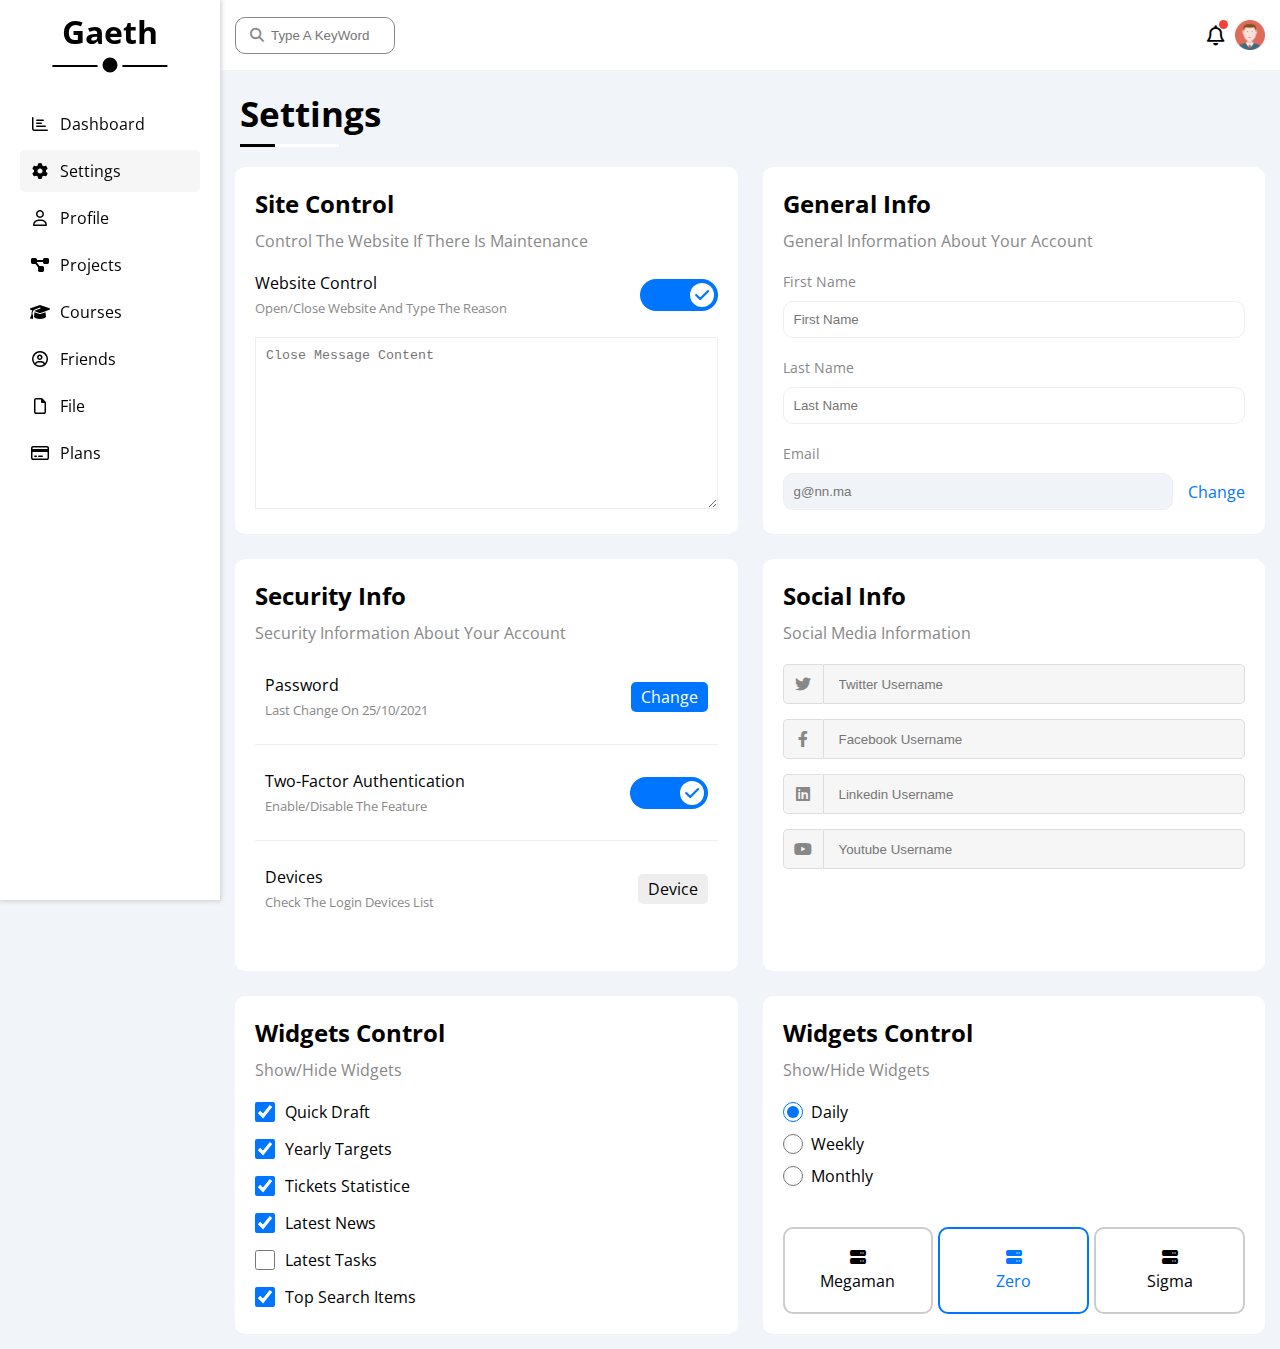
<file: settings.html>
<!DOCTYPE html>
<html lang="en">

<head>
    <!-- Rulse Meta -->
    <meta charset="UTF-8">
    <meta http-equiv="X-UA-Compatible" content="IE=edge">
    <meta name="viewport" content="width=device-width, initial-scale=1.0">
    <!-- File Css With Font Awesome -->
    <link rel="stylesheet" href="CSS/all.min.css">
    <!-- Gluble Rulse File Css (Custom Reset) -->
    <link rel="stylesheet" href="CSS/rulse.css">
    <!-- File Css FrameWork (Custom FrameWork) -->
    <link rel="stylesheet" href="CSS/framework.css">
    <!-- Main File Css -->
    <link rel="stylesheet" href="CSS/main.css">
    <!-- Font Family With Google Fonts -->
    <link href="https://fonts.googleapis.com/css2?family=Open+Sans:wght@300;500&display=swap" rel="stylesheet" />
    <title>Settings</title>
</head>

<body>
    <!-- Start Main-SideBar -->
    <aside class="main-aside p-t10">
        <h1>gaeth</h1>
        <ul class="links p20">
            <li><a href="index.html">
                    <i class="fa-regular fa-chart-bar fa-fw"></i>
                    <span>Dashboard</span>
                </a></li>
            <li class="active"><a href="settings.html">
                    <i class="fa-solid fa-gear fa-fw"></i>
                    <span>Settings</span>
                </a></li>
            <li><a href="profile.html">
                    <i class="fa-regular fa-user fa-fw"></i>
                    <span>Profile</span>
                </a></li>
            <li><a href="projects.html">
                    <i class="fa-solid fa-diagram-project fa-fw"></i>
                    <span>Projects</span>
                </a></li>
            <li><a href="courses.html">
                    <i class="fa-solid fa-graduation-cap fa-fw"></i>
                    <span>Courses</span>
                </a></li>
            <li><a href="friends.html">
                    <i class="fa-regular fa-circle-user fa-fw"></i>
                    <span>Friends</span>
                </a></li>
            <li><a href="file.html">
                    <i class="fa-regular fa-file fa-fw"></i>
                    <span>File</span>
                </a></li>
            <li><a href="plans.html">
                    <i class="fa-regular fa-credit-card fa-fw"></i>
                    <span>Plans</span>
                </a></li>
        </ul>
    </aside>
    <!-- End Main-SideBar -->
    <!-- Start Main-Section -->
    <div class="content">
        <!-- Start Header -->
        <header class="p-l15 p-r15">
            <form action="">
                <input class="p10" type="search" name="" id="" placeholder="Type A KeyWord">
            </form>
            <div class="right">
                <i class="fa-regular fa-bell fa-lg"></i>
                <img src="images/Dashboard/avatar.png" alt="">
            </div>
        </header>
        <!-- End Header -->
        <!-- Start Settings-Section -->
        <section class="dashboard-section p-b15 p-l15 p-r15">
            <h1 class="main-heading">Settings</h1>
            <div class="main">
                <!-- Start Control -->
                <div class="control p20">
                    <div class="up-heading">
                        <h2>Site Control</h2>
                        <p>Control The Website If There Is Maintenance</p>
                    </div>
                    <div class="mide">
                        <div class="left">
                            <span>Website Control</span>
                            <p>Open/Close Website And Type The Reason</p>
                        </div>
                        <div class="right"></div>
                    </div>
                    <div class="down">
                        <textarea name="" id="" cols="30" rows="10" placeholder="Close Message Content"></textarea>
                    </div>
                </div>
                <!-- End Control -->
                <!-- Start General -->
                <div class="general">
                    <div class="up-heading">
                        <h2>General Info</h2>
                        <p>General Information About Your Account</p>
                    </div>
                    <form action="">
                        <div>
                            <label for="">First Name</label>
                            <input type="text" name="" id="" placeholder="First Name">
                        </div>
                        <div>
                            <label for="">Last Name</label>
                            <input type="text" name="" id="" placeholder="Last Name">
                        </div>
                        <div>
                            <label for="">Email</label>
                            <div class="email">
                                <input type="text" name="" id="" placeholder="g@nn.ma" disabled>
                                <a href="">Change</a>
                            </div>
                        </div>
                    </form>
                </div>
                <!-- End General -->
                <!-- Start Security -->
                <div class="security">
                    <div class="up-heading">
                        <h2>Security Info</h2>
                        <p>Security Information About Your Account</p>
                    </div>
                    <div class="info">
                        <div>
                            <div class="left">
                                <span>Password</span>
                                <p>Last Change On 25/10/2021</p>
                            </div>
                            <a href="" class="right">Change</a>
                        </div>
                        <div>
                            <div class="left">
                                <span>Two-Factor Authentication</span>
                                <p>Enable/Disable The Feature</p>
                            </div>
                            <div class="right"></div>
                        </div>
                        <div>
                            <div class="left">
                                <span>Devices</span>
                                <p>Check The Login Devices List</p>
                            </div>
                            <a href="" class="right">Device</a>
                        </div>
                    </div>
                </div>
                <!-- End Security -->
                <!-- Start Social -->
                <div class="social">
                    <div class="up-heading">
                        <h2>Social Info</h2>
                        <p>Social Media Information</p>
                    </div>
                    <form action="">
                        <div>
                            <i class="fa-brands fa-twitter center-flex c-grey"></i>
                            <input type="text" name="" id="" placeholder="Twitter Username">
                        </div>
                        <div>
                            <i class="fa-brands fa-facebook-f center-flex c-grey"></i>
                            <input type="text" name="" id="" placeholder="Facebook Username">
                        </div>
                        <div>
                            <i class="fa-brands fa-linkedin center-flex c-grey"></i>
                            <input type="text" name="" id="" placeholder="Linkedin Username">
                        </div>
                        <div>
                            <i class="fa-brands fa-youtube center-flex c-grey"></i>
                            <input type="text" name="" id="" placeholder="Youtube Username">
                        </div>
                    </form>
                </div>
                <!-- End Social -->
                <!-- Start Widgets -->
                <div class="widgets">
                    <div class="up-heading">
                        <h2>Widgets Control</h2>
                        <p>Show/Hide Widgets</p>
                    </div>
                    <form action="">
                        <div>
                            <input type="checkbox" name="" id="draft" checked>
                            <label for="draft">Quick Draft</label>
                        </div>
                        <div>
                            <input type="checkbox" name="" id="target" checked>
                            <label for="target">Yearly Targets</label>
                        </div>
                        <div>
                            <input type="checkbox" name="" id="tickets" checked>
                            <label for="tickets">Tickets Statistice</label>
                        </div>
                        <div>
                            <input type="checkbox" name="" id="news" checked>
                            <label for="news">Latest News</label>
                        </div>
                        <div>
                            <input type="checkbox" name="" id="tasks">
                            <label for="tasks">Latest Tasks</label>
                        </div>
                        <div>
                            <input type="checkbox" name="" id="items" checked>
                            <label for="items">Top Search Items</label>
                        </div>
                    </form>
                </div>
                <!-- End Widgets -->
                <!-- Start Backup -->
                <div class="backup">
                    <div class="up-heading">
                        <h2>Widgets Control</h2>
                        <p>Show/Hide Widgets</p>
                    </div>
                    <form action="">
                        <div>
                            <input type="radio" name="" id="daily" checked>
                            <label for="daily">Daily</label>
                        </div>
                        <div>
                            <input type="radio" name="" id="weekly">
                            <label for="weekly">Weekly</label>
                        </div>
                        <div>
                            <input type="radio" name="" id="monthly">
                            <label for="monthly">Monthly</label>
                        </div>
                    </form>
                    <div class="box">
                        <div>
                            <i class="fa-solid fa-server d-block mb-10"></i>
                            <span>Megaman</span>
                        </div>
                        <div>
                            <i class="fa-solid fa-server d-block mb-10"></i>
                            <span>Zero</span>
                        </div>
                        <div>
                            <i class="fa-solid fa-server d-block mb-10"></i>
                            <span>Sigma</span>
                        </div>
                    </div>
                </div>
                <!-- End Backup -->
            </div>
        </section>
        <!-- End Settings-Section -->
    </div>
    <!-- End Main-Section -->
</body>

</html>
</file>
<file: CSS/rulse.css>
* {
    margin: 0;
    padding: 0;
    box-sizing: border-box;
}
body {
    font-family: "Open Sans", sans-serif;
    overflow-x: hidden;
    background-color: #f1f5f9;;
}
ul {
    list-style: none;
}
a {
    text-decoration: none;
}
:focus {
    outline: none;
}
input,
button {
    border: none;
}
</file>
<file: CSS/framework.css>
/* Start Padding */
.p10 {
   padding: 10px; 
}
.p15 {
    padding: 15px;
}
.p20 {
    padding: 20px;
}
.p-t10 {
    padding-top: 10px;
}
.p-t15 {
    padding-top: 15px;
}
.p-t20 {
    padding-top: 20px;
}
.p-b10 {
    padding-bottom: 10px;
}
.p-b15 {
    padding-bottom: 15px;
}
.p-b20 {
    padding-bottom: 20px;
}
.p-l10 {
    padding-left: 10px;    
}
.p-l15 {
    padding-left: 15px;
}
.p-l20 {
    padding-left: 20px;
}
.p-r10 {
    padding-right: 10px;    
}
.p-r15 {
    padding-right: 15px;
}
.p-r20 {
    padding-right: 20px;
}
/* End Padding */
/* Start Margin */
.m10 {
    margin: 10px; 
 }
 .m15 {
    margin: 15px;
 }
 .m20 {
    margin: 20px;
 }
 .m-t10 {
    margin-top: 10px;
 }
 .m-t15 {
    margin-top: 15px;
 }
 .m-t20 {
    margin-top: 20px;
 }
 .m-b10 {
     margin-bottom: 10px;
 }
 .m-b15 {
     margin-bottom: 15px;
 }
 .m-b20 {
     margin-bottom: 20px;
 }
 .m-l10 {
     margin-left: 10px;    
 }
 .m-l15 {
     margin-left: 15px;
 }
 .m-l20 {
     margin-left: 20px;
 }
 .m-r10 {
     margin-right: 10px;    
 }
 .m-r15 {
     margin-right: 15px;
 }
 .m-r20 {
     margin-right: 20px;
 }
/* End Margin */
/* Start Main-Heading */
.main-heading {
    position: relative;
    text-transform: capitalize;
    margin: 20px 5px 30px;
    width: fit-content;
    font-size: 35px;
}
.main-heading::before {
    content: "";
    position: absolute;
    width: 70%;
    height: 3.5px;
    background-color: white;
    bottom: -10px;
    left: 0;
}
.main-heading::after {
    content: "";
    position: absolute;
    width: 25%;
    height: 3.5px;
    background-color: black;
    bottom: -10px;
    left: 0;
}
/* End Main-Heading */
/* Start Main-Heading-Section */
.up-heading {
    display: flex;
    flex-direction: column;
    gap: 10px;
}
.up-heading p {
    color: var(--grey-color);
}
/* End Main-Heading-Section */
</file>
<file: CSS/main.css>
/* Start Gluble Rulse */
/* Start VAR */
:root {
    --blue-color: #0075ff;
    --blue-alt-color: #0d69d5;
    --orange-color: #f59e0b;
    --green-color: #22c55e;
    --red-color: #f44336;
    --grey-color: #888;
}
/* ENd VAR */
/* Start Main-Aside */
.main-aside {
    width: 220px;
    height: 100vh;
    background-color: white;
    box-shadow: 0px 0px 5px 1px #CCC;
    position: fixed;
    left: 0;
    top: 0;
    z-index: 10;
}
@media (max-width: 750px) {
    .main-aside {
        width: fit-content;
    }
}
.main-aside h1 {
    margin: 0 auto 50px;
    width: fit-content;
    text-transform: capitalize;
    position: relative;
}
@media (max-width: 750px) {
    .main-aside h1 {
        margin: 0 auto;
        font-size: 16px;
    }
}
.main-aside h1::before {
    content: "";
    width: 120%;
    height: 2px;
    position: absolute;
    bottom: -15px;
    left: 50%;
    right: 50%;
    transform: translate(-50%, -50%);
    -webkit-transform: translate(-50%, -50%);
    -moz-transform: translate(-50%, -50%);
    -ms-transform: translate(-50%, -50%);
    -o-transform: translate(-50%, -50%);
    background-color: black;
}
.main-aside h1::after {
    content: "";
    width: 15px;
    height: 15px;
    border-radius: 50%;
    -webkit-border-radius: 50%;
    -moz-border-radius: 50%;
    -ms-border-radius: 50%;
    -o-border-radius: 50%;
    position: absolute;
    bottom: -37px;
    left: 50%;
    right: 50%;
    transform: translate(-50%, -50%);
    -webkit-transform: translate(-50%, -50%);
    -moz-transform: translate(-50%, -50%);
    -ms-transform: translate(-50%, -50%);
    -o-transform: translate(-50%, -50%);
    background-color: black;
    border: 5px solid white;
}
@media (max-width: 750px) {
    .main-aside h1::before,
    .main-aside h1::after {
        display: none;
    }
}
.main-aside .links {
    width: 100%;
    padding-top: 0;
}
@media (max-width: 750px) {
    .main-aside .links {
        padding: 10px;
    }
}
.main-aside .links .active {
    background-color: #f6f6f6;
}
.main-aside .links li {
    margin: 5px 0;
    width: 100%;
    border-radius: 5px;
    -webkit-border-radius: 5px;
    -moz-border-radius: 5px;
    -ms-border-radius: 5px;
    -o-border-radius: 5px;
}
.main-aside .links li a {
    display: flex;
    align-items: center;
    gap: 10px;
    width: 100%;
    padding: 10px;
    color: black;
    transition-duration: 0.5s;
}
@media (max-width: 750px) {
    .main-aside .links li a span {
        display: none;
    }
}
.main-aside .links li a:hover {
    background-color: #f6f6f6;
}
/* End Main-Aside */
/* Start Header */
.content {
    position: relative;
    left: 220px;
    width: calc(100% - 220px);
}
@media (max-width: 750px) {
    .content {
        left: 60px;
        width: calc(100% - 60px);
    }
}
.content header {
    display: flex;
    align-items: center;
    justify-content: space-between;
    height: 70px;
    background-color: white;
}
.content header form {
    position: relative;
    width: 160px;
    display: flex;
    align-items: center;
}
.content header form::before {
    font-family: var(--fa-style-family-classic);
    content: "\f002";
    font-weight: 900;
    position: absolute;
    left: 15px;
    top: 50%;
    transform: translateY(-50%);
    font-size: 14px;
    color: var(--grey-color);
    -webkit-transform: translateY(-50%);
    -moz-transform: translateY(-50%);
    -ms-transform: translateY(-50%);
    -o-transform: translateY(-50%);
}
.content header form input {
    width: 100%;
    border: 1px solid var(--grey-color);
    border-radius: 10px;
    -webkit-border-radius: 10px;
    -moz-border-radius: 10px;
    -ms-border-radius: 10px;
    -o-border-radius: 10px;
    padding-left: 35px;
    transition: width 0.5s cubic-bezier(.78,-0.66,.03,1.65);
    -webkit-transition: width 0.5s cubic-bezier(.78,-0.66,.03,1.65);
    -moz-transition: width 0.5s cubic-bezier(.78,-0.66,.03,1.65);
    -ms-transition: width 0.5s cubic-bezier(.78,-0.66,.03,1.65);
    -o-transition: width 0.5s cubic-bezier(.78,-0.66,.03,1.65);
}
.content header form input:focus {
    width: 200px;
}
.content header .right {
    display: flex;
    align-items: center;
}
.content header .right i {
    margin-right: 10px;
    position: relative;
}
.content header .right i::after {
    content: "";
    position: absolute;
    width: 9px;
    height: 9px;
    background-color: var(--red-color);
    top: -15px;
    right: -3px;
    border-radius: 50%;
    -webkit-border-radius: 50%;
    -moz-border-radius: 50%;
    -ms-border-radius: 50%;
    -o-border-radius: 50%;
}
.content header .right img {
    width: 30px;
}
/* End Header */
/* ---------------- */
/* End Gluble Rulse */
/* ---------------- */
/* Start Dashboard-Page */
/* ---------------- */
/* Start Glube-Rulse Dashboard */
.dashboard-section .main {
    display: grid;
    grid-template-columns: repeat(auto-fill, minmax(450px, 1fr));
    gap: 25px;
}
@media (max-width: 750px) {
    .dashboard-section .main {
        grid-template-columns: minmax(200px, 1fr);
    }
}
.dashboard-section .main > div {
    background-color: white;
    border-radius: 10px;
    -webkit-border-radius: 10px;
    -moz-border-radius: 10px;
    -ms-border-radius: 10px;
    -o-border-radius: 10px;
}
.dashboard-section .main > div:not(:first-child) {
    padding: 20px;
}
/* End Glube-Rulse Dashboard */
/* Start Welcome */
.dashboard-section .main .welcome .up {
    display: flex;
    justify-content: space-between;
    background-color: #eee;
    padding: 20px;
    border-radius: 10px 10px 0 0;
    -webkit-border-radius: 10px 10px 0 0;
    -moz-border-radius: 10px 10px 0 0;
    -ms-border-radius: 10px 10px 0 0;
    -o-border-radius: 10px 10px 0 0;
}
.dashboard-section .main .welcome .up .info {
    display: flex;
    flex-direction: column;
    gap: 5px;
}
.dashboard-section .main .welcome .up .info span {
    color: var(--grey-color);
}
.dashboard-section .main .welcome .up img {
    width: 200px;
}
@media (max-width: 750px) {
    .dashboard-section .main .welcome .up img {
        display: none;
    }
}
.dashboard-section .main .welcome .down {
    background-color: white;
    border-radius: 0 0 10px 10px;
    position: relative;
    padding: 70px 0;
    display: flex;
    flex-direction: column;
}
.dashboard-section .main .welcome .down > img {
    position: absolute;
    width: 55px;
    top: -27.5px;
    left: 27.5px;
}
@media (max-width: 750px) {
    .dashboard-section .main .welcome .down > img {
        left: 50%;
        transform: translateX(-50%);
        -webkit-transform: translateX(-50%);
        -moz-transform: translateX(-50%);
        -ms-transform: translateX(-50%);
        -o-transform: translateX(-50%);
}
}
.dashboard-section .main .welcome .down .info {
    display: flex;
    align-items: center;
    justify-content: space-around;
    border-top: 1px solid #eee;
    padding: 20px 0;
    border-bottom: 1px solid #eee;
}
@media(max-width: 750px) {
    .dashboard-section .main .welcome .down .info {
        flex-direction: column;
        align-items: center;
        text-align: center;
        gap: 20px;
    }
}
.dashboard-section .main .welcome .down .info div {
    text-align: center;
    display: flex;
    flex-direction: column;
    align-items: center;
    gap: 5px;
}
.dashboard-section .main .welcome .down .info div h4 {
    font-weight: normal;
}
.dashboard-section .main .welcome .down .info div span {
    color: var(--grey-color);
}
.dashboard-section .main .welcome .down button {
    align-self: flex-end;
    margin: 20px 20px 0;
    background-color: var(--blue-color);
    color: white;
    padding: 5px 15px;
    border-radius: 5px;
    -webkit-border-radius: 5px;
    -moz-border-radius: 5px;
    -ms-border-radius: 5px;
    -o-border-radius: 5px;
    transition-duration: 0.5s;
    cursor: pointer;
}
.dashboard-section .main .welcome .down button:hover {
    background-color: var(--blue-alt-color);
}
/* End Welcome */
/* Start Draft */
.dashboard-section .main .draft {
    display: flex;
    flex-direction: column;
    gap: 20px;
}
.dashboard-section .main .draft .info {
    display: flex;
    flex-direction: column;
    gap: 5px;
}
.dashboard-section .main .draft .info p {
    color: var(--grey-color);
}
.dashboard-section .main .draft form {
    display: flex;
    flex-direction: column;
    width: 100%;
    gap: 20px;
}
.dashboard-section .main .draft form input,
.dashboard-section .main .draft form textarea {
    background-color: #eee;
    border: none;
    padding: 10px;   
}
.dashboard-section .main .draft form button {
    align-self: flex-end;
    background-color: var(--blue-color);
    color: white;
    padding: 5px 15px;
    border-radius: 5px;
    -webkit-border-radius: 5px;
    -moz-border-radius: 5px;
    -ms-border-radius: 5px;
    -o-border-radius: 5px;
    transition-duration: 0.5s;
    cursor: pointer;
}
.dashboard-section .main .draft form button:hover {
    background-color: var(--blue-alt-color);
}
/* End Draft */
/* Start Targets */
.targets {
    display: flex;
    flex-direction: column;
    gap: 20px;
}
.targets .info {
    display: flex;
    flex-direction: column;
    gap: 5px;
}
.targets .info p {
    color: var(--grey-color);
}
.targets .target {
    display: flex;
    flex-direction: column;
    gap: 20px;
    width: 100%;
}
.targets .target > div {
    display: flex;
    align-items: center;
    gap: 15px;
    height: 80px;
    width: 100%;
}
.targets .target > div .icon {
    width: 80px;
    height: 80px;
    display: grid;
    place-items: center;
}
.targets .target > div:first-child .icon {
    background-color: rgb(0 117 255 / 20%);
    color: var(--blue-color); 
}
.targets .target > div:nth-child(2) .icon {
    background-color: rgb(245 158 11 / 20%);
    color: var(--orange-color); 
}
.targets .target > div:last-child .icon {
    background-color: rgb(34 197 94 / 20%);
    color: var(--green-color); 
}
.targets .target > div .deatels {
    display: flex;
    flex-direction: column;
    gap: 5px;
    width: calc(100% - 80px);
}
.targets .target > div .deatels span {
    color: var(--grey-color);
}
.targets .target > div .deatels div {
    width: 100%;
    height: 5px;
    background-color: bisque;
    margin-top: 5px;
}
.targets .target > div .deatels div div {
    height: 100%;
    position: relative;
    bottom: 5px;
    background-color: red;
}
.targets .target > div .deatels div div::before {
    content: "20%";
    position: absolute;
    padding: 2px 5px;
    border-radius: 6px;
    -webkit-border-radius: 6px;
    -moz-border-radius: 6px;
    -ms-border-radius: 6px;
    -o-border-radius: 6px;
    background-color: red;
    color: white;
    right: -16px;
    bottom: 16px;
    font-size: 13px;
}
.targets .target > div .deatels div div::after {
    content: "";
    position: absolute;
    border-width: 5px;
    border-style: solid;
    border-color: green transparent transparent transparent;
    right: -3.5px;
    top: -9px;
}
.targets .target > div:first-child .deatels div {
    background-color: rgb(0 117 255 / 20%);
}
.targets .target > div:nth-child(2) .deatels div {
    background-color: rgb(245 158 11 / 20%);
}
.targets .target > div:last-child .deatels div {
    background-color: rgb(34 197 94 / 20%);
}
.targets .target > div:first-child .deatels div div {
    background-color: var(--blue-color);
    width: 80%;
}
.targets .target > div:nth-child(2) .deatels div div {
    background-color: var(--orange-color);
    width: 55%;
}
.targets .target > div:last-child .deatels div div {
    background-color: var(--green-color);
    width: 75%;
}
.targets .target > div:first-child .deatels div div::before {
    content: "80%";
    background-color: var(--blue-color);
}
.targets .target > div:nth-child(2) .deatels div div::before {
    content: "55%";
    background-color: var(--orange-color);
}
.targets .target > div:last-child .deatels div div::before {
    content: "75%";
    background-color: var(--green-color);
}
.targets .target > div:first-child .deatels div div::after {
    border-top-color: var(--blue-color);
}
.targets .target > div:nth-child(2) .deatels div div::after {
    border-top-color: var(--orange-color);
}
.targets .target > div:last-child .deatels div div::after {
    border-top-color: var(--green-color);
}
/* End Targets */
/* Start Tickets */
.tickets {
    display: flex;
    flex-direction: column;
    gap: 20px;
}
.tickets .info {
    display: flex;
    flex-direction: column;
    gap: 5px;
}
.tickets .info p {
    color: var(--grey-color);
    font-size: 14px;
}
.tickets .box {
    display: flex;
    flex-wrap: wrap;
    gap: 15px;
}
.tickets .box div {
    border: 1px solid #ccc;
    padding: 20px;
    width: calc(50% - 10px);
    border-radius: 10px;
    -webkit-border-radius: 10px;
    -moz-border-radius: 10px;
    -ms-border-radius: 10px;
    -o-border-radius: 10px;
    color: var(--grey-color);
    display: flex;
    flex-direction: column;
    align-items: center;
    justify-content: center;
    gap: 15px;
}
@media (max-width: 750px) {
    .tickets .box div {
        width: 100%;
    }
}
.tickets .box div span {
    font-size: 25px;
    color: black;
    font-weight: bold;
}
.tickets .box div:first-child i {
        color: var(--orange-color);
}
.tickets .box div:nth-child(2) i {
    color: var(--blue-color);
}
.tickets .box div:nth-child(3) i {
    color: var(--green-color);
}
.tickets .box div:last-child i {
    color: var(--red-color);
}
/* End Tickets */
/* Start News */
.news {
    display: flex;
    flex-direction: column;
    gap: 20px;
}
@media (max-width: 650px) {
    .news {
        text-align: center;
    }
}
.news .box {
    display: flex;
    flex-direction: column;
    gap: 50px;
}
.news .box > div {
    display: flex;
    align-items: center;
    justify-content: space-between;
    position: relative;
}
.news .box > div:not(:last-child):before {
    content: "";
    position: absolute;
    bottom: -20px;
    left: 0;
    width: 100%;
    height: 1px;
    background-color: #eee;
}
@media (max-width: 650px) {
    .news .box > div {
        flex-direction: column;
        gap: 20px;
    }
}
.news .box > div .left {
    display: flex;
    align-items: center;
    gap: 15px;
}
@media (max-width: 650px) {
    .news .box > div .left {
        flex-direction: column;
        text-align: center;
    }
}
.news .box > div .left img {
    width: 100px;
    border-radius: 10px;
    -webkit-border-radius: 10px;
    -moz-border-radius: 10px;
    -ms-border-radius: 10px;
    -o-border-radius: 10px;
}
.news .box > div .left .info {
    display: flex;
    flex-direction: column;
    gap: 5px;
}
.news .box > div .left .info p {
    color: var(--grey-color);
}
.news .box > div .right {
    padding: 5px 10px;
    font-size: 13px;
    background-color: #eee;
    border-radius: 10px;
    -webkit-border-radius: 10px;
    -moz-border-radius: 10px;
    -ms-border-radius: 10px;
    -o-border-radius: 10px;
}
/* End News */
/* Start Tasks */
.tasks {
    display: flex;
    flex-direction: column;
    gap: 20px;
}
.tasks .box {
    display: flex;
    flex-direction: column;
    gap: 30px;
}
.tasks .box :nth-child(4) {
    opacity: 0.3;
}
.tasks .box > div {
    display: flex;
    align-items: center;
    justify-content: space-between;
}
.tasks .box > div .info {
    display: flex;
    flex-direction: column;
    gap: 5px;
}
.tasks .box > div .info p {
    color: var(--grey-color);
}
.tasks .box > div > i {
    transition-duration: 0.5s;
    cursor: pointer;
}
.tasks .box > div > i:hover {
    color: var(--red-color);
}
/* End Tasks */
/* Start Items */
.items {
    display: flex;
    flex-direction: column;
    gap: 20px;
}
.items .info {
    display: flex;
    justify-content: space-between;
    align-items: center;
    color: var(--grey-color);
}
.items .item {
    display: flex;
    flex-direction: column;
    gap: 10px;
}
.items .item > div {
    display: flex;
    align-items: center;
    justify-content: space-between;
    padding: 15px 0;
}
.items .item > div p {
    background-color: #eee;
    padding: 3px 10px;
    border-radius: 5px;
    -webkit-border-radius: 5px;
    -moz-border-radius: 5px;
    -ms-border-radius: 5px;
    -o-border-radius: 5px;
    font-size: 13px;
}
/* End Items */
/* Start Uploads */
.uploads {
    display: flex;
    flex-direction: column;
    gap: 20px;
}
.uploads .upload {
    display: flex;
    flex-direction: column;
    gap: 10px;
}
.uploads .upload > div {
    display: flex;
    align-items: center;
    justify-content: space-between;
    padding: 10px 0;
}
.uploads .upload > div:not(:last-child) {
    border-bottom: 1px solid #eee;
}
.uploads .upload > div .left {
    display: flex;
    align-items: center;
    gap: 10px;
}
.uploads .upload > div .left img {
    width: 40px;
}
.uploads .upload > div .left .info {
    display: flex;
    flex-direction: column;
}
.uploads .upload > div .left .info h5 {
    font-weight: normal;
}
.uploads .upload > div .left .info span {
    color: var(--grey-color);
}
.uploads .upload > div > p {
    background-color: #eee;
    padding: 3px 10px;
    border-radius: 5px;
    -webkit-border-radius: 5px;
    -moz-border-radius: 5px;
    -ms-border-radius: 5px;
    -o-border-radius: 5px;
    font-size: 13px;
}
/* End Uploads */
/* Start Progress */
.progress {
    display: flex;
    flex-direction: column;
    gap: 20px;
    position: relative;
}
.progress > img {
    width: 160px;
    opacity: 0.2;
    align-self: flex-end;
    position: absolute;
    bottom: 0;
}
@media (max-width: 750px) {
    .progress > img {
        display: none;
    }
}
.progress .project ul {
    display: flex;
    flex-direction: column;
    gap: 30px;
    position: relative;
}
.progress .project ul::before {
    content: "";
    position: absolute;
    width: 2.5px;
    height: 100%;
    left: 10px;
    top: 0;
    background-color: var(--blue-alt-color);
}
.progress .project li {
    margin-left: 40px;
    position: relative;
    font-size: 15px;
}
.progress .project li::before {
    content: "";
    position: absolute;
    width: 20px;
    height: 20px;
    left: -41.25px;
    background-color: var(--blue-color);
    border: 3px solid white;
    border-radius: 50%;
    outline: 2px solid var(--blue-color);
    -webkit-border-radius: 50%;
    -moz-border-radius: 50%;
    -ms-border-radius: 50%;
    -o-border-radius: 50%;
}
.progress .project li:nth-child(4)::before {
    animation: color 0.7s ease-in-out alternate infinite;
    -webkit-animation: color 0.7s ease-in-out alternate infinite;
}
.progress .project li:last-child::before {
    background-color: white;
}
@keyframes color {
    form {
        background-color: var(--blue-color);
    }
    to {
        background-color: white
    }
}
/* End Progress */
/* Start Reminders */
.reminders {
    display: flex;
    flex-direction: column;
    gap: 20px;
}
.reminders .option ul {
    display: flex;
    flex-direction: column;
}
.reminders .option ul li {
    display: flex;
    flex-direction: column;
    margin-left: 40px;
    margin-bottom: 20px;
    position: relative;
    gap: 5px;
}
.reminders .option ul li::before {
    content: "";
    position: absolute;
    width: 2px;
    height: 100%;
    left: -20px;
    background-color: red;
    top: 0;
}
.reminders .option ul li::after {
    content: "";
    position: absolute;
    width: 15px;
    height: 15px;
    border-radius: 50%;
    -webkit-border-radius: 50%;
    -moz-border-radius: 50%;
    -ms-border-radius: 50%;
    -o-border-radius: 50%;
    background-color: #22c55e;
    top: 50%;
    left: -45px;
    transform: translateY(-50%);
    -webkit-transform: translateY(-50%);
    -moz-transform: translateY(-50%);
    -ms-transform: translateY(-50%);
    -o-transform: translateY(-50%);
}
.reminders .option ul li:first-child::before,
.reminders .option ul li:first-child::after {
    background-color: var(--blue-color);
}
.reminders .option ul li:nth-child(2)::before,
.reminders .option ul li:nth-child(2)::after {
    background-color: var(--green-color);
}
.reminders .option ul li:nth-child(3)::before,
.reminders .option ul li:nth-child(3)::after {
    background-color: var(--orange-color);
}
.reminders .option ul li:last-child::before,
.reminders .option ul li:last-child::after {
    background-color: var(--red-color);
}
.reminders .option ul li h4 {
    font-size: 14px;
}
.reminders .option ul li p {
    color: var(--grey-color);
    font-size: 12px;
}
/* End Reminders */
/* Start Post */
.post {
    display: flex;
    flex-direction: column;
}
.post h2 {
    margin-bottom: 20px;
}
.post .up {
    display: flex;
    align-items: center;
    padding: 0 0 10px;
}
.post .up img {
    width: 48px;
    margin-right: 15px;
}
.post .up .text {
    display: flex;
    flex-direction: column;
    gap: 5px;
}
.post .up .text p {
    color: var(--grey-color);
}
.post .mide {
    padding: 20px 0;
    margin: 20px 0;
    min-height: 130px;
    border-top: 1px solid #eee;
    border-bottom: 1px solid #eee;
    line-height: 1.5;
}
@media (max-width: 750px) {
    .post .mide {
        text-align: center;
    }
}
.post .down {
    display: flex;
    align-items: center;
    justify-content: space-between;
}
.post .down > div {
    display: flex;
    align-items: center;
    color: var(--grey-color);
    gap: 5px;
}
/* End Post */
/* Start Social-Media */
.social-media {
    display: flex;
    flex-direction: column;
    gap: 20px;
}
.social-media .media {
    display: flex;
    flex-direction: column;
    gap: 10px;
}
.social-media .media > div {
    display: flex;
    align-items: center;
    justify-content: space-between;
    padding: 15px;
    position: relative;
    background-color: rgb(29 161 242 / 20%);
}
.social-media .media > div:nth-child(3) {
    background-color: rgb(255 0 0 / 20%);
    color: red;
}
.social-media .media > div .left {
    display: flex;
    gap: 10px;
}
.social-media .media > div .left i {
    width: 56px;
    background-color: var(--blue-color);
    color: white;
    display: grid;
    position: absolute;
    left: 0;
    top: 0;
    height: 100%;
    place-items: center;
    transition-duration: 0.5s;
}
.social-media .media > div .left i:hover {
    transform: rotate(5deg);
    -webkit-transform: rotate(5deg);
    -moz-transform: rotate(5deg);
    -ms-transform: rotate(5deg);
    -o-transform: rotate(5deg);
}
.social-media .media > div .left p {
    margin-left: 50px;
    color: var(--blue-alt-color);
}
.social-media .media > div:nth-child(3) p {
    color: red;
}
.social-media .media > div > a {
    background-color: var(--blue-color);
    color: white;
    padding: 5px 5px;
    font-size: 13px;
    border-radius: 5px;
    -webkit-border-radius: 5px;
    -moz-border-radius: 5px;
    -ms-border-radius: 5px;
    -o-border-radius: 5px;
}
.social-media .media > div:nth-child(3) .left i,
.social-media .media > div:nth-child(3) > a {
    background-color: red;
}
/* End Social-Media */
/* Start Projects */
.projects {
    display: flex;
    flex-direction: column;
    gap: 20px;
    background-color: white;
    margin-top: 20px;
    border-radius: 10px;
    -webkit-border-radius: 10px;
    -moz-border-radius: 10px;
    -ms-border-radius: 10px;
    -o-border-radius: 10px;
    padding: 20px;
}
.projects .table table tbody img {
    width: 30px;
    border-radius: 50%;
    -webkit-border-radius: 50%;
    -moz-border-radius: 50%;
    -ms-border-radius: 50%;
    -o-border-radius: 50%;
    border: 2px solid white;
}
.projects .table table tbody img:not(:first-child) {
    margin-left: -20px;
}
.projects .table {
    overflow-x: auto;
}
.projects .table table th,
.projects .table table td {
    padding: 15px;
}
.projects .table table {
    border-spacing: 0;
    width: 100%;
    min-width: 1000px;
}
.projects .table table thead th {
    background-color: #eee;
}
.projects .table table tbody td {
    border-bottom: 1px solid #eee;
    border-left: 1px solid #eee; 
    transition-duration: 0.5s;
}
.projects .table table tbody tr:hover td {
    background-color: #eee;
}
.projects .table table tbody tr > :last-child span {
    padding: 4px 10px;
    border-radius: 6px;
    -webkit-border-radius: 6px;
    -moz-border-radius: 6px;
    -ms-border-radius: 6px;
    -o-border-radius: 6px;
    font-size: 13px;
    color: white;
}
.projects .table table tbody > :nth-child(3) span,
.projects .table table tbody > :nth-child(4) span,
.projects .table table tbody > :last-child span {
    background-color: var(--green-color);
}
.projects .table table tbody > :first-child span {
    background-color: var(--orange-color);
}
.projects .table table tbody > :nth-child(2) span {
    background-color: var(--blue-color);
}
.projects .table table tbody > :nth-child(5) span {
    background-color: var(--red-color);
}
/* End Projects */
/* ---------------- */
/* End Dashboard-Page */
/* ------------------------------------------------- */
/* Start Settings-Page */
/* ------------------ */
/* Start Control */
.control {
    display: flex;
    flex-direction: column;
    gap: 20px;
}
.control .mide {
    display: flex;
    justify-content: space-between;
    align-items: center;
}
.control .mide .left {
    display: flex;
    flex-direction: column;
    gap: 5px;
}
.control .mide .left p {
    color: var(--grey-color);
    font-size: 13px;
}
.control .mide .right {
    width: 78px;
    height: 32px;
    border-radius: 16px;
    position: relative;
    transition: 0.3s;
    cursor: pointer;
    background-color: var(--blue-color);
    -webkit-border-radius: 16px;
    -moz-border-radius: 16px;
    -ms-border-radius: 16px;
    -o-border-radius: 16px;
}
.control .mide .right::before {
    font-family: var(--fa-style-family-classic);
    content: "\f00c";
    font-weight: 900;
    background-color: white;
    width: 24px;
    height: 24px;
    position: absolute;
    border-radius: 50%;
    top: 4px;
    right: 4px;
    display: flex;
    justify-content: center;
    align-items: center;
    color: var(--blue-color);
    -webkit-border-radius: 50%;
    -moz-border-radius: 50%;
    -ms-border-radius: 50%;
    -o-border-radius: 50%;
}
.control .down {
    width: 100%;
}
.control .down textarea {
    width: 100%;
    padding: 10px;
    border: 1px solid #eee;
}
/* End Control */
/* Start General */
.general {
    display: flex;
    flex-direction: column;
    gap: 20px;
}
.general form {
    display: flex;
    flex-direction: column;
    gap: 20px;
}
.general form label {
    color: var(--grey-color);
    font-size: 14px;
}
.general form > div {
    display: flex;
    flex-direction: column;
    gap: 10px;
}
.general form > div input {
    padding: 10px;
    border: 1px solid #eee;
    border-radius: 10px;
    -webkit-border-radius: 10px;
    -moz-border-radius: 10px;
    -ms-border-radius: 10px;
    -o-border-radius: 10px;
}
.general form > div:last-child .email {
    display: flex;
    justify-content: space-between;
    align-items: center;
}
.general form > div:last-child .email input {
    flex: 1;
    cursor: no-drop;
    background-color: #f0f4f8;
    color: #bbb;
}
.general form > div:last-child .email a {
    color: var(--blue-color);
    margin-left: 15px;
}
/* End General */
/* Start Security */
.security {
    display: flex;
    flex-direction: column;
    gap: 20px;
}
.security .info {
    display: flex;
    flex-direction: column;
}
.security .info > div {
    display: flex;
    justify-content: space-between;
    align-items: center;
    padding: 10px;
    padding-bottom: 25px;
    margin-bottom: 15px;
}
.security .info > div:not(:last-child) {
    border-bottom: 1px solid #eee;
}
.security .info > div .left {
    display: flex;
    flex-direction: column;
    gap: 5px;
}
.security .info > div .left p {
    color: var(--grey-color);
    font-size: 13px;
}
.security .info > div:first-child .right {
    background-color: var(--blue-color);
    color: white;
    padding: 4px 10px;
    border-radius: 5px;
    -webkit-border-radius: 5px;
    -moz-border-radius: 5px;
    -ms-border-radius: 5px;
    -o-border-radius: 5px;
}
.security .info > div:nth-child(2) .right {
    width: 78px;
    height: 32px;
    border-radius: 16px;
    position: relative;
    transition: 0.3s;
    cursor: pointer;
    background-color: var(--blue-color);
    -webkit-border-radius: 16px;
    -moz-border-radius: 16px;
    -ms-border-radius: 16px;
    -o-border-radius: 16px;
}
.security .info > div:nth-child(2) .right::before {
    font-family: var(--fa-style-family-classic);
    content: "\f00c";
    font-weight: 900;
    background-color: white;
    width: 24px;
    height: 24px;
    position: absolute;
    border-radius: 50%;
    top: 4px;
    right: 4px;
    display: flex;
    justify-content: center;
    align-items: center;
    color: var(--blue-color);
    -webkit-border-radius: 50%;
    -moz-border-radius: 50%;
    -ms-border-radius: 50%;
    -o-border-radius: 50%;
}
.security .info > div:last-child .right {
    background-color: #eee;
    color: black;
    padding: 4px 10px;
    border-radius: 5px;
    -webkit-border-radius: 5px;
    -moz-border-radius: 5px;
    -ms-border-radius: 5px;
    -o-border-radius: 5px;
}
/* End Security */
/* Start Social */
.social {
    display: flex;
    flex-direction: column;
    gap: 20px;
}
.social form {
    display: flex;
    flex-direction: column;
}
.social form > div {
    display: flex;
    align-items: center;
    margin-bottom: 15px;
}
.social form input {
    padding-left: 15px;
    background-color: #F6F6F6;
    flex: 1;
    height: 40px;
    border: 1px solid #ddd;
    border-top-right-radius: 5px;
    border-bottom-right-radius: 5px;
}
.social form i {
    width: 40px;
    height: 40px;
    display: flex;
    align-items: center;
    justify-content: center;
    background-color: #F6F6F6;
    color: var(--grey-color);
    border: 1px solid #ddd;
    border-top-left-radius: 5px;
    border-bottom-left-radius: 5px;
    border-right-color: transparent;
    transition-duration: 0.5s;
}
/* End Social */
/* Start Widgets */
.widgets {
    display: flex;
    flex-direction: column;
    gap: 20px;
}
.widgets form {
    display: flex;
    flex-direction: column;
    gap: 15px;
}
.widgets form > div {
    display: flex;
    align-items: center;
    gap: 10px;
}
.widgets form > div label {
    cursor: pointer;
}
.widgets form > div input[type=checkbox] {
    width: 20px;
    height: 20px;
    border-radius: 5px;
    -webkit-border-radius: 5px;
    -moz-border-radius: 5px;
    -ms-border-radius: 5px;
    -o-border-radius: 5px;
    cursor: pointer;
}
/* End Widgets */
/* Start Backup */
.backup {
    display: flex;
    flex-direction: column;
    gap: 20px;
}
.backup form {
    display: flex;
    flex-direction: column;
    gap: 10px;
}
.backup form > div {
    display: flex;
    align-items: center;
    gap: 8px;
}
.backup form > div input {
    width: 20px;
    height: 20px;
    cursor: pointer;
}
.backup form > div label {
    cursor: pointer;
}
.backup .box {
    display: flex;
    align-items: center;
    gap: 5px;
    width: 100%;
    justify-content: space-between;
    margin-top: 20px;
}
@media (max-width: 750px) {
    .backup .box {
        flex-direction: column;
    }
}
.backup .box > div {
    width: 100%;
    display: flex;
    align-items: center;
    justify-content: center;
    flex-direction: column;
    gap: 5px;
    cursor: pointer;
    padding: 20px;
    border: 2px solid #ccc;
    border-radius: 10px;
    -webkit-border-radius: 10px;
    -moz-border-radius: 10px;
    -ms-border-radius: 10px;
    -o-border-radius: 10px;
}
.backup .box > div:nth-child(2) {
    border-color: var(--blue-color);
    color: var(--blue-color);
}
/* End Backup */
/* End Settings-Page */
/* ------------------------------------------------- */
/* Start Profile-Page */
/* --------------- */
/* Start Gluble Rulse Profile-Page */
.profile-section .main {
    display: flex;
    flex-direction: column;
    gap: 25px;
}
.profile-section .main > div {
    background-color: white;
    border-radius: 10px;
    -webkit-border-radius: 10px;
    -moz-border-radius: 10px;
    -ms-border-radius: 10px;
    -o-border-radius: 10px;
}
/* End Gluble Rulse Profile-Page */
/* --------------- */
/* Start Person */
.person {
    display: flex;
    align-items: center;
    gap: 100px;
}
@media(max-width: 1276px) {
    .person {
        gap: 20px;
        flex-direction: column;
    }
}
.person > .left {
    display: flex;
    flex-direction: column;
    align-items: center;
    margin-left: 60px;
}
@media(max-width: 1276px) {
    .person > .left {
        margin: 0;
    }
}
.person > .left img {
    max-width: 120px;
}
.person > .left p {
    color: var(--grey-color);
}
.person > .left .icon {
    color:var(--orange-color);
}
.person > .left div:nth-child(4) {
    width: 160px;
    height: 6px;
    position: relative;
    background-color: #eee;
    border-radius: 10px;
    -webkit-border-radius: 10px;
    -moz-border-radius: 10px;
    -ms-border-radius: 10px;
    -o-border-radius: 10px;
}
.person > .left div:nth-child(4)::before {
    content: "";
    position: absolute;
    width: 70%;
    height: 100%;
    left: 0;
    border-radius: 10px;
    -webkit-border-radius: 10px;
    -moz-border-radius: 10px;
    -ms-border-radius: 10px;
    -o-border-radius: 10px;
    background-color: var(--blue-color);
}
.person > .right {
    display: flex;
    flex-direction: column;
    gap: 25px;
    flex: 1;
}
.person > .right > div {
    display: flex;
    align-items: center;
    padding: 10px 0;
    border-bottom: 1px solid #eee;
    transition-duration: 0.5s;
}
.person > .right > div:hover {
    background-color: #f6f6f6;
}
@media(max-width: 1276px) {
    .person > .right > div {
        flex-direction: column;
        text-align: center;
    }
}
.person > .right > div :nth-child(2),
.person > .right > div :nth-child(3) {
    width: 250px;
}
.person > .right > div .left {
    display: flex;
    flex-direction: column;
    gap: 5px;
}
@media(max-width: 1276px) {
    .person > .right > div .left {
        align-items: center;
    }
}
.person > .right > div .left .button {
    width: 78px;
    height: 20px;
    border-radius: 16px;
    position: relative;
    transition: 0.3s;
    cursor: pointer;
    background-color: var(--blue-color);
    -webkit-border-radius: 16px;
    -moz-border-radius: 16px;
    -ms-border-radius: 16px;
    -o-border-radius: 16px;
    margin-top: 10px;
}
.person > .right > div .left .button::before {
    font-family: var(--fa-style-family-classic);
content: "\f00c";
font-weight: 900;
background-color: white;
width: 12px;
height: 12px;
font-size: 8px;
position: absolute;
border-radius: 50%;
top: 4px;
right: 4px;
display: flex;
justify-content: center;
align-items: center;
color: var(--blue-color);
-webkit-border-radius: 50%;
-moz-border-radius: 50%;
-ms-border-radius: 50%;
-o-border-radius: 50%;
}
.person > .right p,
.person > .right h4 {
    color: var(--grey-color);
    font-weight: normal;
}
.person > .right span {
    color: black;
}
/* End Person */
/* Start Skills */
.tow-box {
    display: flex;
    gap: 20px;
}
@media(max-width: 1200px) {
    .tow-box {
        flex-direction: column;
        text-align: center;
    }
}
.tow-box > div {
    background-color: white;
    border-radius: 10px;
    -webkit-border-radius: 10px;
    -moz-border-radius: 10px;
    -ms-border-radius: 10px;
    -o-border-radius: 10px;
    padding: 20px;
}
.skills {
    display: flex;
    flex-direction: column;
    gap: 20px;
    flex-grow: 1;
}
.skills .skill {
    display: flex;
    flex-direction: column;
}
.skills .skill > div {
    display: flex;
    align-items: center;
    flex-wrap: wrap;
    border-bottom: 1px solid #eee;
    padding: 10px 0;
    gap: 10px;
}
.skills .skill > div span {
    padding: 5px 10px;
    background-color: #eee;
    border-radius: 10px;
    -webkit-border-radius: 10px;
    -moz-border-radius: 10px;
    -ms-border-radius: 10px;
    -o-border-radius: 10px;
    font-size: 14px;
}
/* End Skills */
/* Start Activities */
.activities {
    flex-grow: 2;
}
.activities .box {
    display: flex;
    flex-direction: column;
}
@media(max-width: 1200px) {
    .activities .box {
        align-items: center;
    }
}
.activities .box > div {
    display: flex;
    justify-content: space-between;
    align-items: center;
    padding: 10px;
}
@media(max-width: 1200px) {
    .activities .box > div {
        flex-direction: column;
    }
}
.activities .box > div .left {
    display: flex;
    align-items: center;
    gap: 15px;
}
@media(max-width: 1200px) {
    .activities .box > div .left {
        flex-direction: column;
    }
}
.activities .box > div .left img {
    width: 70px;
}
.activities .box > div .left .info {
    display: flex;
    flex-direction: column;
    gap: 5px
}
.activities .box > div .right {
    display: flex;
    flex-direction: column;
    gap: 5px;
}
/* End Activities */
/* End Profile-Page */
/* ------------------------------------------------- */
/* Start Projects-Page */
/* --------------- */
/* Start Gluble Rulse Projects-Page */
.projects-section .main {
    display: grid;
    grid-template-columns: repeat(auto-fill, minmax(600px, 1fr)); 
    gap: 10px;
}
@media (max-width: 767px){
    .projects-section .main {
  grid-template-columns: minmax(200px, 1fr);
  margin-left: 10px;
  margin-right: 10px;
  gap: 10px;
}
}
.projects-section .main > div {
    background-color: white;
    padding: 20px;
    border-radius: 10px;
    -webkit-border-radius: 10px;
    -moz-border-radius: 10px;
    -ms-border-radius: 10px;
    -o-border-radius: 10px;
}
/* End Gluble Rulse Projects-Page */
/* --------------- */
/* Start Main-Projects-Section */
.projects-section .main .up-heading > div {
    display: flex;
    justify-content: space-between;
}
.projects-section .main .image {
    display: flex;
    align-items: center;
    margin-top: 40px;
}
.projects-section .main .image a {
    display: flex;
    align-items: center;
    justify-content: center;
    border-radius: 50%;
    -webkit-border-radius: 50%;
    -moz-border-radius: 50%;
    -ms-border-radius: 50%;
    -o-border-radius: 50%;
    width: 45px;
    height: 45px;
    margin-right: -15px;
}
.projects-section .main .image a:hover {
    z-index: 1;
}
.projects-section .main .image a img {
    max-width: 100%;
    border: 2px solid white;
    border-radius: 50%;
    -webkit-border-radius: 50%;
    -moz-border-radius: 50%;
    -ms-border-radius: 50%;
    -o-border-radius: 50%;
}
.projects-section .main .sk {
    display: flex;
    align-items: center;
    flex-wrap: wrap;
    width: 100%;
    justify-content: flex-end;
    padding: 20px 0;
    gap: 10px;
    border-top: 1px solid #eee;
    border-bottom: 1px solid #eee;
    margin: 20px 0;
}
@media (max-width: 767px) {
    .projects-section .main .sk {
        flex-direction: column;
        align-items: flex-start;
    }
}
.projects-section .main .sk span {
    background-color: #eee;
    border-radius: 10px;
    -webkit-border-radius: 10px;
    -moz-border-radius: 10px;
    -ms-border-radius: 10px;
    -o-border-radius: 10px;
    padding: 7px;
}
.projects-section .main .down {
    display: flex;
    align-items: center;
    justify-content: space-between;
}
@media (max-width: 767px) {
    .projects-section .main .down {
        flex-direction: column;
        align-items: center;
        gap: 20px;
    }
}
.projects-section .main .down > div {
    width: 260px;
    height: 10px;
    border-radius: 10px;
    -webkit-border-radius: 10px;
    -moz-border-radius: 10px;
    -ms-border-radius: 10px;
    -o-border-radius: 10px;
    background-color: #eee;
    position: relative;
}
.projects-section .main .down > div::before {
    content: "";
    position: absolute;
    width: 50%;
    height: 100%;
    border-radius: 10px;
    background-color: var(--red-color);
    top: 0;
    left: 0;
    -webkit-border-radius: 10px;
    -moz-border-radius: 10px;
    -ms-border-radius: 10px;
    -o-border-radius: 10px;
}
.projects-section .main .down p {
    color: var(--grey-color);
    font-size: 18px;
}
/* End Main-Projects-Section */
/* End Projects-Page */
/* ------------------------------------------------- */
/* Start Courses-Page */
/* --------------- */
/* Start Gluble Rulse Courses-Page */
.courses-section .main {
    display: grid;
    grid-template-columns: repeat(auto-fill, minmax(290px, 1fr));
    gap: 20px;
}
.courses-section .main > div {
    background-color: white;
    border-radius: 10px;
    -webkit-border-radius: 10px;
    -moz-border-radius: 10px;
    -ms-border-radius: 10px;
    -o-border-radius: 10px;
}
/* End Gluble Rulse Courses-Page */
/* Start Main-Courses-Section */
.courses-section .main .box {
    display: flex;
    flex-direction: column;
}
.courses-section .main .box .image {
    position: relative;
}
.courses-section .main .box .image :nth-child(1) {
    width: 100%;
    border-radius: 10px;
    -webkit-border-radius: 10px;
    -moz-border-radius: 10px;
    -ms-border-radius: 10px;
    -o-border-radius: 10px;
    border-bottom-left-radius: 0;
    border-bottom-right-radius: 0;
}
.courses-section .main .box .image :nth-child(2) {
    position: absolute;
    width: 64px;
    border: 2px solid white;
    top: 10px;
    left: 10px;
    border-radius: 50%;
    -webkit-border-radius: 50%;
    -moz-border-radius: 50%;
    -ms-border-radius: 50%;
    -o-border-radius: 50%;
}
.courses-section .main .box .up-heading {
    padding: 15px 15px 35px;
    border-bottom: 1px solid #eee;
    position: relative;
}
.courses-section .main .box .up-heading p {
    font-size: 14px;
}
.courses-section .main .box .up-heading span {
    width: fit-content;
    margin: 20px auto;
    background-color: var(--blue-color);
    color: white;
    padding: 5px 10px;
    border-radius: 10px;
    -webkit-border-radius: 10px;
    -moz-border-radius: 10px;
    -ms-border-radius: 10px;
    -o-border-radius: 10px;
    font-size: 14px;
    position: absolute;
    bottom: -35px;
    left: 50%;
    transform: translateX(-50%);
    -webkit-transform: translateX(-50%);
    -moz-transform: translateX(-50%);
    -ms-transform: translateX(-50%);
    -o-transform: translateX(-50%);
}
.courses-section .main .box .down {
    display: flex;
    align-items: center;
    justify-content: space-between;
    width: 90%;
    margin: 0 auto;
    padding: 10px 0;
    color: var(--grey-color);
}
.courses-section .main .box .down :first-child {
    display: flex;
    align-items: center;
    gap: 5px;
}
/* End Main-Courses-Section */
/* End Courses-Page */
/* ------------------------------------------------- */
/* Start Friends-Page */
/* --------------- */
/* Start Gluble Rulse Friends-Page */
.friends-section .main {
    display: grid;
    grid-template-columns: repeat(auto-fill, minmax(320px, 1fr));
    gap: 20px;
}
@media (max-width: 500px) {
    .friends-section .main {
        grid-template-columns: 1fr;
    }
}
.friends-section .main > div {
    background-color: white;
    padding: 20px;
    border-radius: 10px;
    -webkit-border-radius: 10px;
    -moz-border-radius: 10px;
    -ms-border-radius: 10px;
    -o-border-radius: 10px;
    position: relative;
}
.friends-section .main > div p {
    color: var(--grey-color);
}
/* End Gluble Rulse Friends-Page */
/* Start Main-Friends-Section */
.friends-section .main .box .up {
    display: flex;
    flex-direction: column;
    align-items: center;
    padding: 0 0 20px;
    border-bottom: 1px solid #eee;
}
.friends-section .main .box .up img {
    width: 100px;
    border-radius: 50%;
    -webkit-border-radius: 50%;
    -moz-border-radius: 50%;
    -ms-border-radius: 50%;
    -o-border-radius: 50%;
    margin-bottom: 10px;
}
.friends-section .main .box .up p {
    font-size: 13px;
}
.friends-section .main .box .media {
    position: absolute;
    left: 10px;
    top: 10px;
    display: flex;
    align-items: center;
    gap: 5px;
}
.friends-section .main .box .media a {
    display: flex;
    align-items: center;
    justify-content: center;
    background-color: #eee;
    width: 35px;
    height: 35px;
    border-radius: 50%;
    -webkit-border-radius: 50%;
    -moz-border-radius: 50%;
    -ms-border-radius: 50%;
    -o-border-radius: 50%;
    color: var(--grey-color);
    transition-duration: 0.5s;
}
.friends-section .main .box .media a:hover {
    background-color: var(--blue-alt-color);
    color: white;
}
.friends-section .main .box .mid {
    padding: 10px 0;
    border-bottom: 1px solid #eee;
}
.friends-section .main .box .down {
    display: flex;
    align-items: center;
    justify-content: space-between;
    margin-top: 20px;
}
@media (max-width: 500px) {
    .friends-section .main .box .down {
        flex-direction: column;
        gap: 20px;
    }
}
.friends-section .main .box .down p {
    font-size: 14px;
}
.friends-section .main .box .down .btn a {
    font-size: 12px;
    padding: 5px 10px;
    color: white;
    border-radius: 10px;
    -webkit-border-radius: 10px;
    -moz-border-radius: 10px;
    -ms-border-radius: 10px;
    -o-border-radius: 10px;
}
.friends-section .main .box .down .btn :first-child {
    background-color: var(--red-color);
}
.friends-section .main .box .down .btn :last-child {
    background-color: var(--blue-color);
}
/* End Main-Friends-Section */
/* End Friends-Page */
/* ------------------------------------------------- */
/* Start Files-Page */
/* --------------- */
/* Start Gluble Rulse Files-Page */
.files-section .main {
    display: flex;
    flex-wrap: wrap;
    gap: 20px;
}
.files-section .main > div:not(:first-child){
    background-color: white;
    padding: 20px;
    border-radius: 10px;
    -webkit-border-radius: 10px;
    -moz-border-radius: 10px;
    -ms-border-radius: 10px;
    -o-border-radius: 10px;
    position: relative;
}
.files-section .main .files {
    flex-grow: 15;
    display: grid;
    grid-template-columns: repeat(auto-fill, minmax(200px, 1fr));
    gap: 20px;
}
.files-section .main .aside {
    flex-grow: 1;
    height: fit-content;
}
/* End Gluble Rulse Files-Page */
/* Start Main-Files-Section */
.files-section .main .files .file {
    background-color: white;
    border-radius: 10px;
    -webkit-border-radius: 10px;
    -moz-border-radius: 10px;
    -ms-border-radius: 10px;
    -o-border-radius: 10px;
    position: relative;
}
.files-section .main .files .file .up {
    display: flex;
    flex-direction: column;
    align-items: center;
    padding: 20px 0 0 0;
}
.files-section .main .files .file .up i {
    position: absolute;
    top: 10px;
    left: 10px;
    color: var(--grey-color);
}
.files-section .main .files .file .up img {
    width: 64px;
    margin-bottom: 20px;
    transition-duration: 0.3s;
}
.files-section .main .files .file:hover .up img {
    transform: rotate(10deg);
    -webkit-transform: rotate(10deg);
    -moz-transform: rotate(10deg);
    -ms-transform: rotate(10deg);
    -o-transform: rotate(10deg);
}
.files-section .main .files .file > span {
    font-size: 14px;
    color: var(--grey-color);
    text-align: left;
    display: block;
    margin: 10px 0;
    padding: 0 10px;
}
.files-section .main .files .file .down {
    display: flex;
    align-items: center;
    justify-content: space-between;
    margin-top: 15px;
    font-size: 12px;
    color: var(--grey-color);
    border-top: 1px solid #eee;
    padding: 10px;
}
.files-section .main .aside {
    display: flex;
    flex-direction: column;
    gap: 20px;
}
.files-section .main .aside .box {
    display: flex;
    flex-direction: column;
    gap: 20px;
}
.files-section .main .aside .box > div > span {
    color: var(--grey-color);
    font-size: 12px;
}
.files-section .main .aside .box > div {
    display: flex;
    align-items: center;
    justify-content: space-between;
    border: 1px solid #eee;
    padding: 10px;
    border-radius: 10px;
    -webkit-border-radius: 10px;
    -moz-border-radius: 10px;
    -ms-border-radius: 10px;
    -o-border-radius: 10px;
}
.files-section .main .aside .box > div .left {
    display: flex;
    align-items: center;
    gap: 10px;
}
.files-section .main .aside .box > div .left i {
    width: 40px;
    height: 40px;
    display: flex;
    align-items: center;
    justify-content: center;
}
.files-section .main .aside .box :first-child .left i {
    background-color: rgb(0 117 255 / 20%);
    color: var(--blue-color);
}
.files-section .main .aside .box :nth-child(2) .left i {
    background-color: rgb(34 197 94 / 20%);
    color: var(--green-color);
}
.files-section .main .aside .box :nth-child(3) .left i {
    background-color: rgb(244 67 54 / 20%);
    color: var(--red-color);
}
.files-section .main .aside .box :nth-child(4) .left i {
    background-color: rgb(245 158 11 / 20%);
    color: var(--orange-color);
}
.files-section .main .aside .box > div .left .info {
    font-size: 12px;
    display: flex;
    flex-direction: column;
    gap: 2px;
}
.files-section .main .aside .box > div .left .info span {
    color: var(--grey-color);
}
.files-section .main .aside .box > a {
    display: flex;
    align-items: center;
    gap: 5px;
    background-color: var(--blue-color);
    color: white;
    width: fit-content;
    margin: 0 auto;
    padding: 10px;
    border-radius: 10px;
    -webkit-border-radius: 10px;
    -moz-border-radius: 10px;
    -ms-border-radius: 10px;
    -o-border-radius: 10px;
    transition-duration: 0.3s;
}
.files-section .main .aside .box > a i {
    font-size: 13px;
}
.files-section .main .aside .box > a:hover i {
    animation: up-down 0.8s infinite;
    -webkit-animation: up-down 0.8s infinite;
}
.files-section .main .aside .box > a:hover {
    background-color: var(--blue-alt-color);
}
@keyframes up-down {
    0%,100% {
        transform: translateY(0);
        -webkit-transform: translateY(0);
        -moz-transform: translateY(0);
        -ms-transform: translateY(0);
        -o-transform: translateY(0);
    }
    50% {
        transform: translateY(-3px);
        -webkit-transform: translateY(-3px);
        -moz-transform: translateY(-3px);
        -ms-transform: translateY(-3px);
        -o-transform: translateY(-3px);
}
}
/* End Main-Files-Section */
/* End Files-Page */
/* ------------------------------------------------- */
/* Start Plans-Page */
/* --------------- */
/* Start Gluble Rulse Plans-Page */
.plans-section .main {
    display: grid;
    grid-template-columns: repeat(auto-fill, minmax(calc(50% - 15px), 1fr));
    gap: 20px;
}
@media (max-width: 1200px) {
    .plans-section .main {
        grid-template-columns: 1fr;
    }
}
.plans-section .main > div{
    background-color: white;
    padding: 20px;
}
/* End Gluble Rulse Plans-Page */
/* Start Main-Plans-Section */
.plans-section .main .box .up {
    width: 100%;
    display: flex;
    flex-direction: column;
    align-items: center;
    font-size: 40px;
    color: white;
    border: 3px solid white;
    padding: 15px 0;
    margin-bottom: 25px;
}
.plans-section .main .box .up :first-child {
    font-size: 25px;
}
.plans-section .main :first-child .up {
    background-color: var(--green-color);
    outline: 3px solid var(--green-color);
}
.plans-section .main :nth-child(2) .up {
    background-color: var(--blue-color);
    outline: 3px solid var(--blue-color);
}
.plans-section .main :last-child .up {
    background-color: var(--orange-color);
    outline: 3px solid var(--orange-color);
}
.plans-section .main .box ul li {
    display: flex;
    align-items: center;
    justify-content: space-between;
    padding: 20px 0;
    border-bottom: 1px solid #eee;
}
.plans-section .main .box ul li .left {
    display: flex;
    align-items: center;
    gap: 5px;
}
.plans-section .main .box ul li .left .fa-check {
    color: var(--green-color);
}
.plans-section .main .box ul li .left .fa-xmark {
    color: var(--red-color);
}
.plans-section .main .box ul li > i {
    color: var(--grey-color);
    cursor: pointer;
}
.plans-section .main .box > a {
    padding: 5px 10px;
    color: white;
    border-radius: 5px;
    -webkit-border-radius: 5px;
    -moz-border-radius: 5px;
    -ms-border-radius: 5px;
    -o-border-radius: 5px;
}
.plans-section .main :first-child > a {
    background-color: var(--green-color);
}
.plans-section .main :nth-child(2) > a {
    background-color: var(--blue-color);
}
.plans-section .main :nth-child(3) > p {
    text-align: center;
    color: var(--grey-color);
}
/* End Main-Plans-Section */
/* End Plans-Page */
</file>
